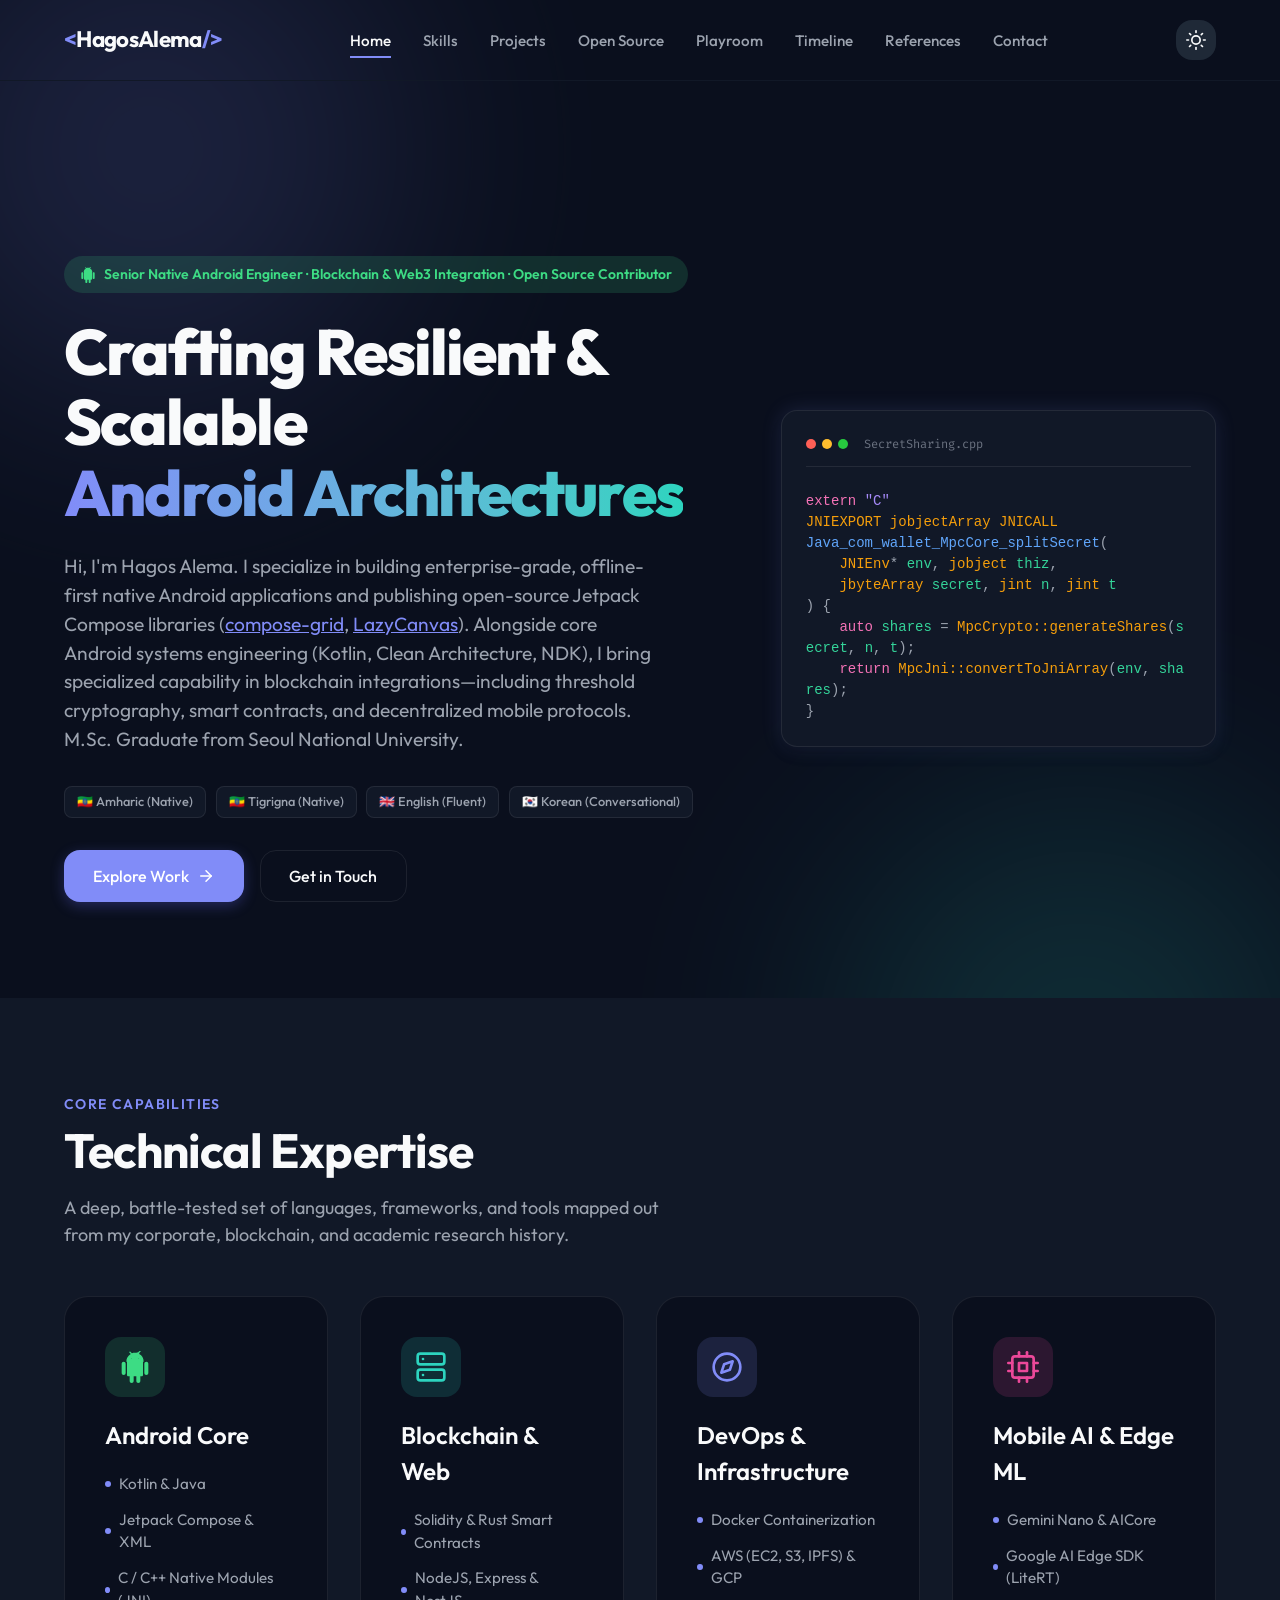
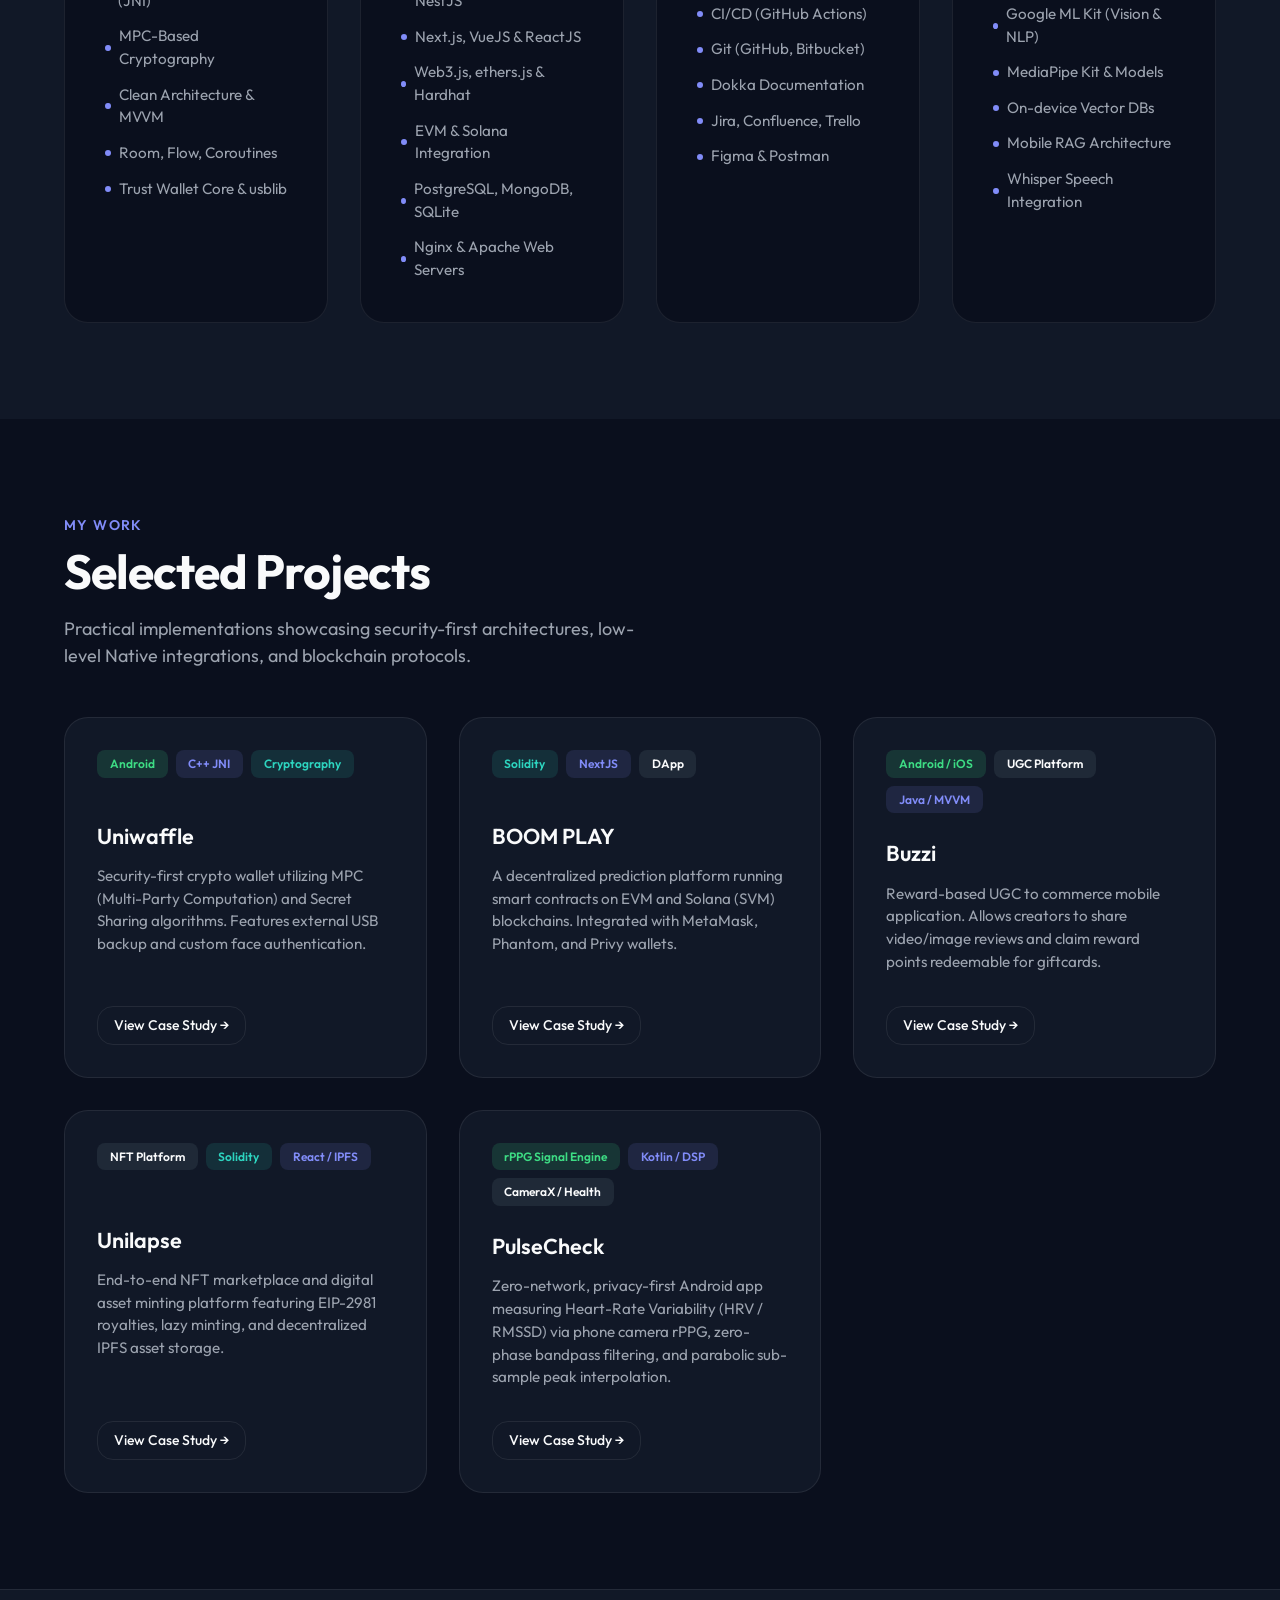
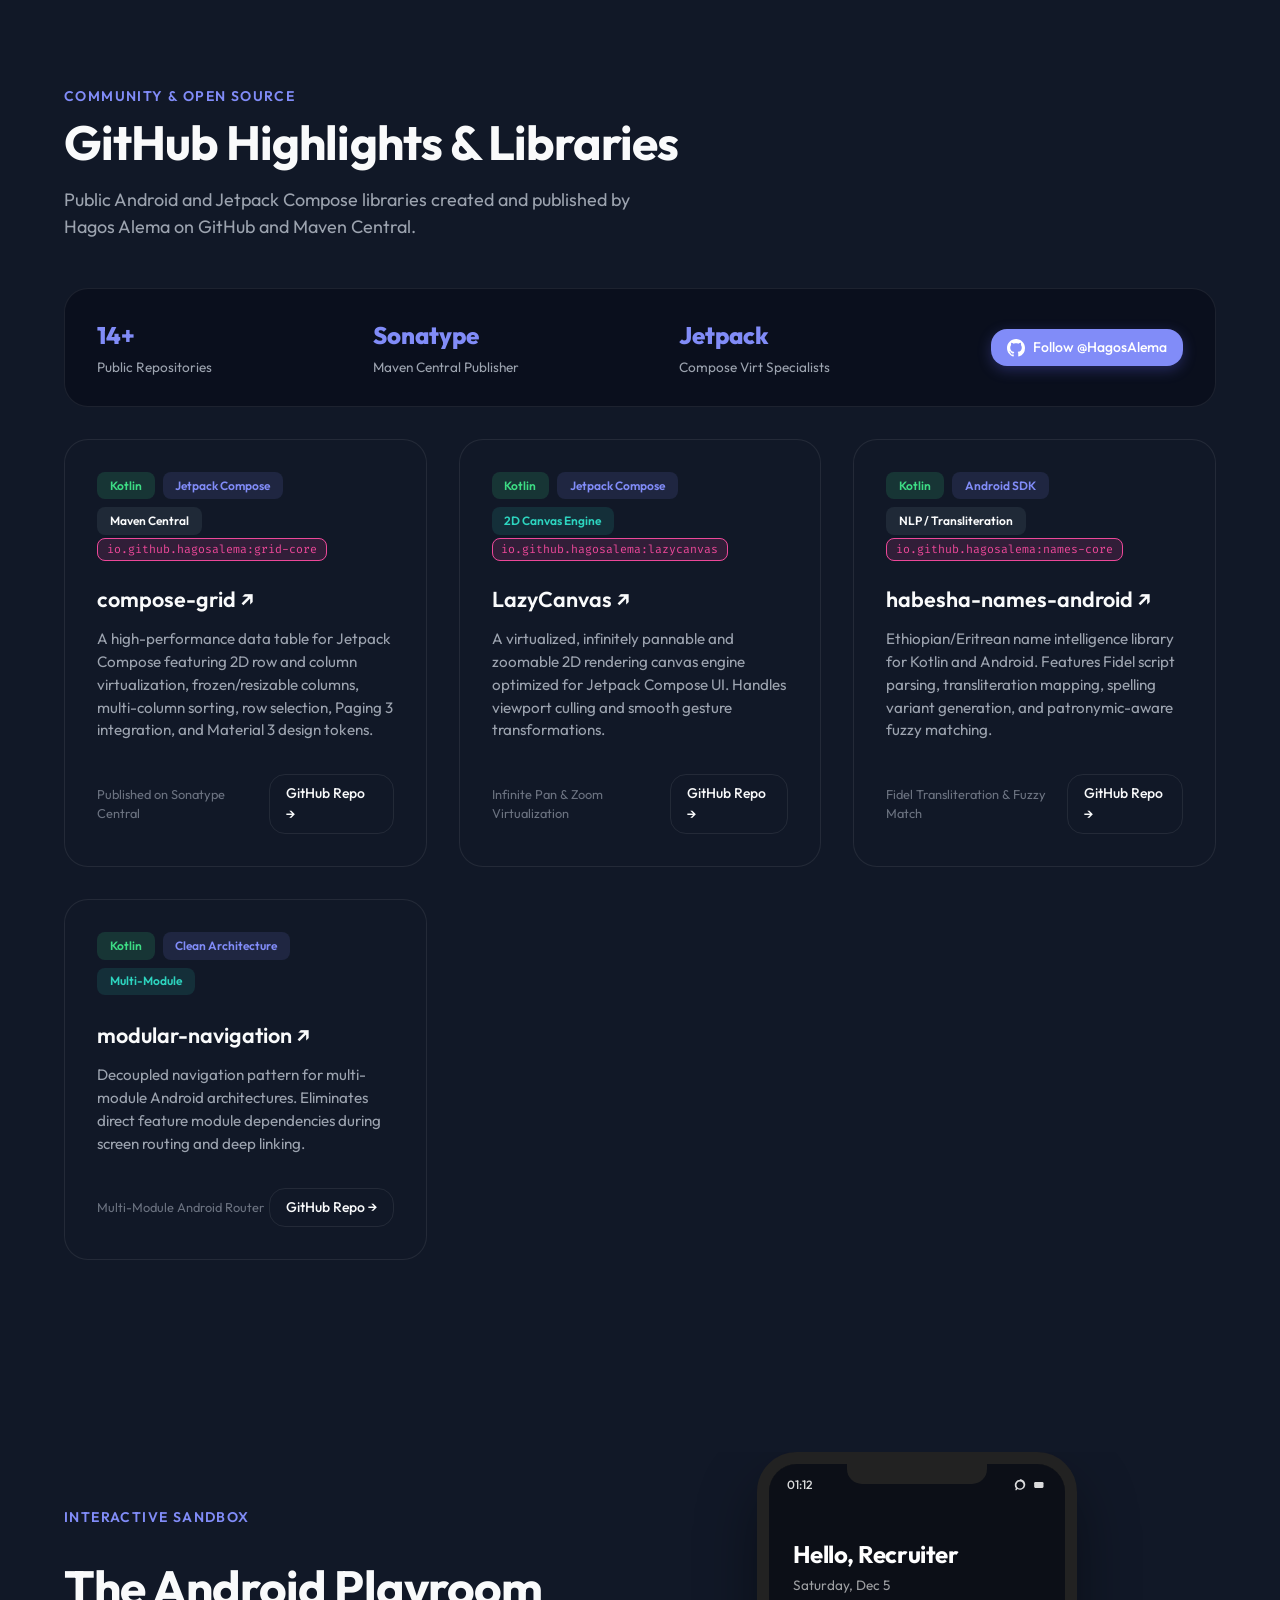
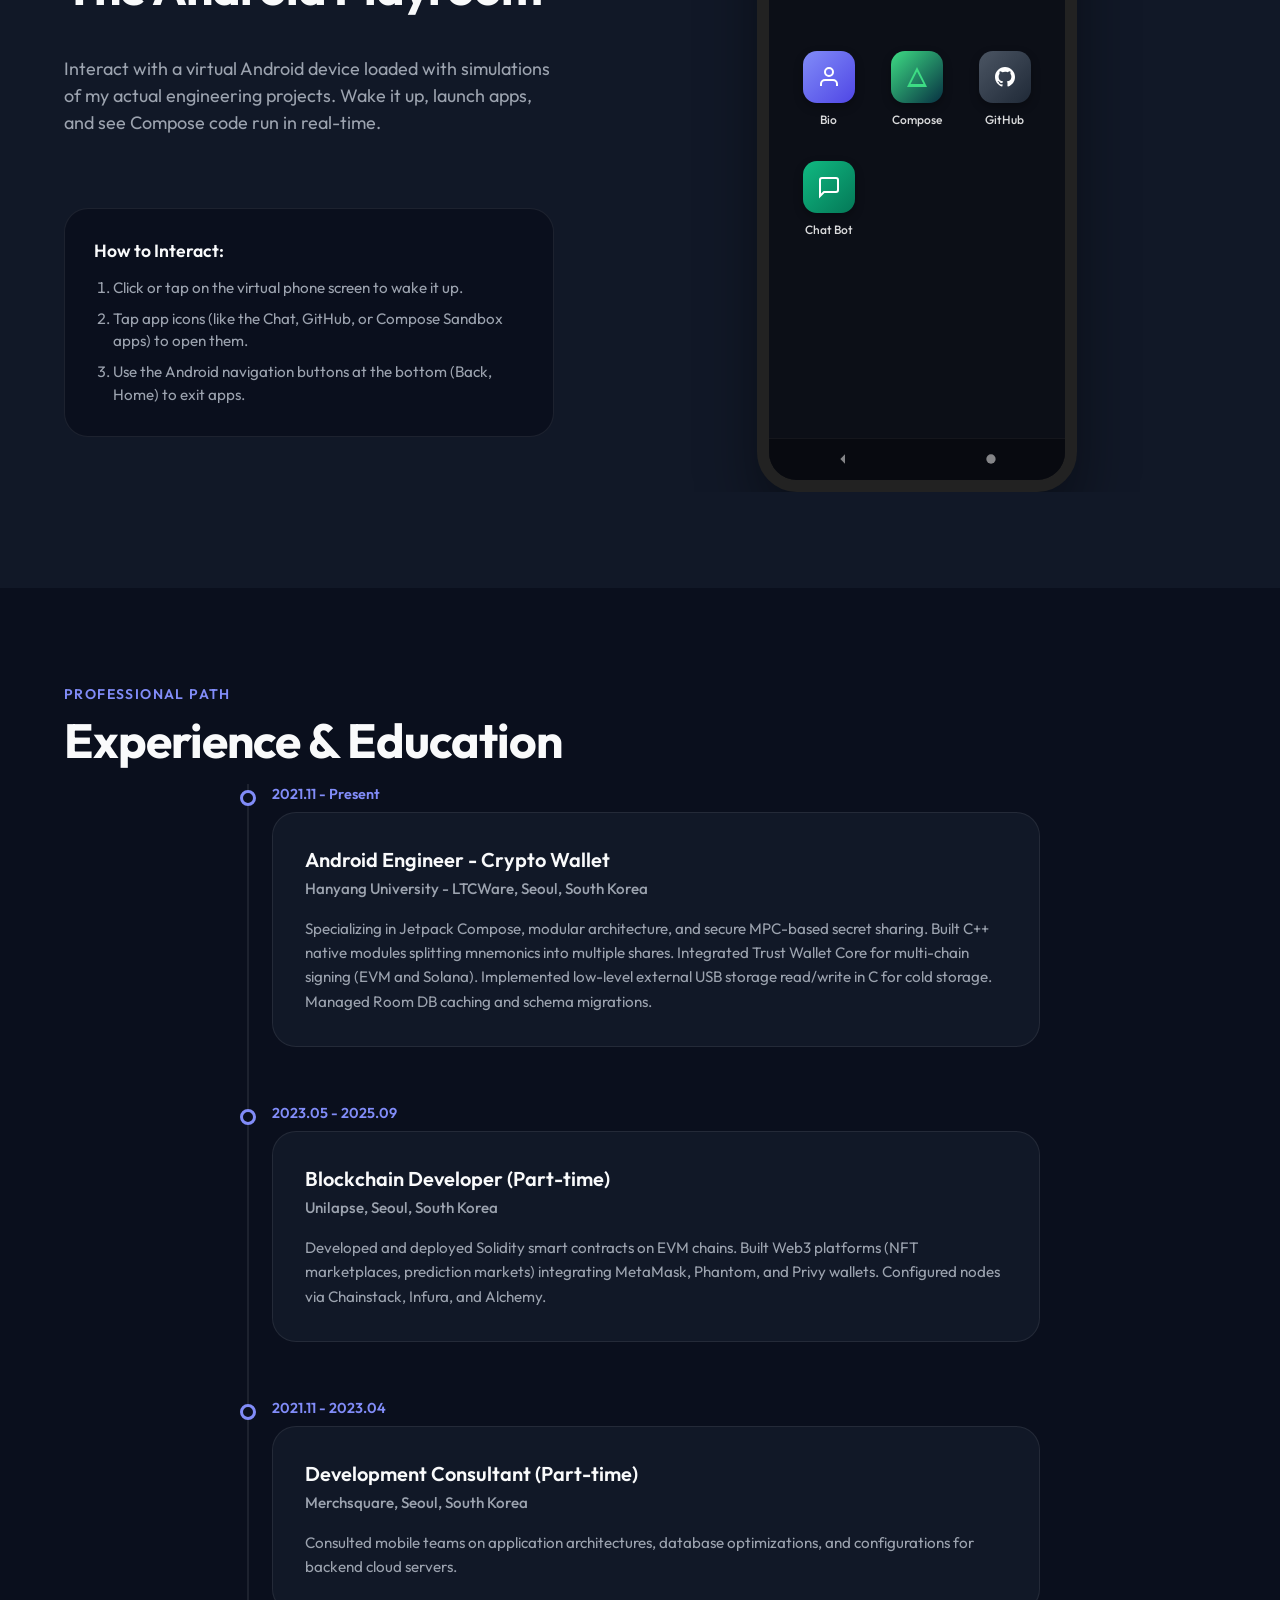
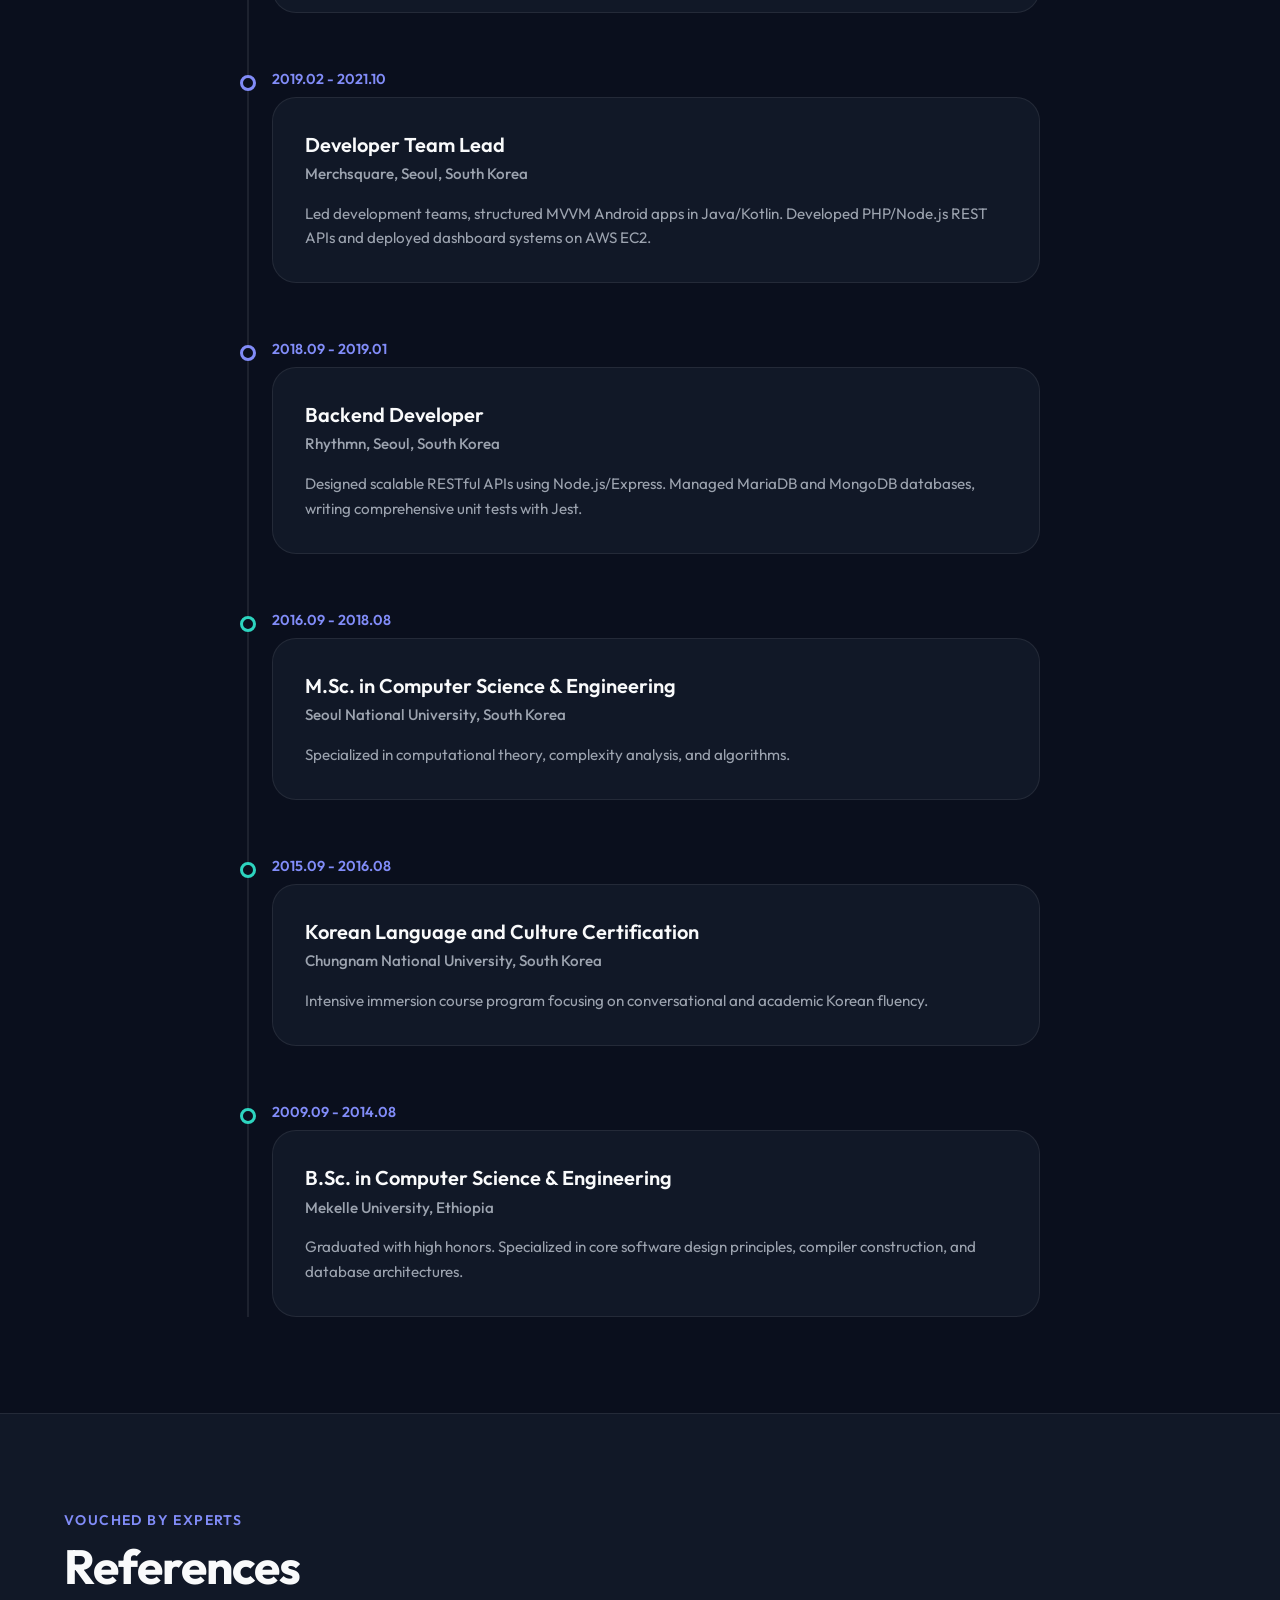
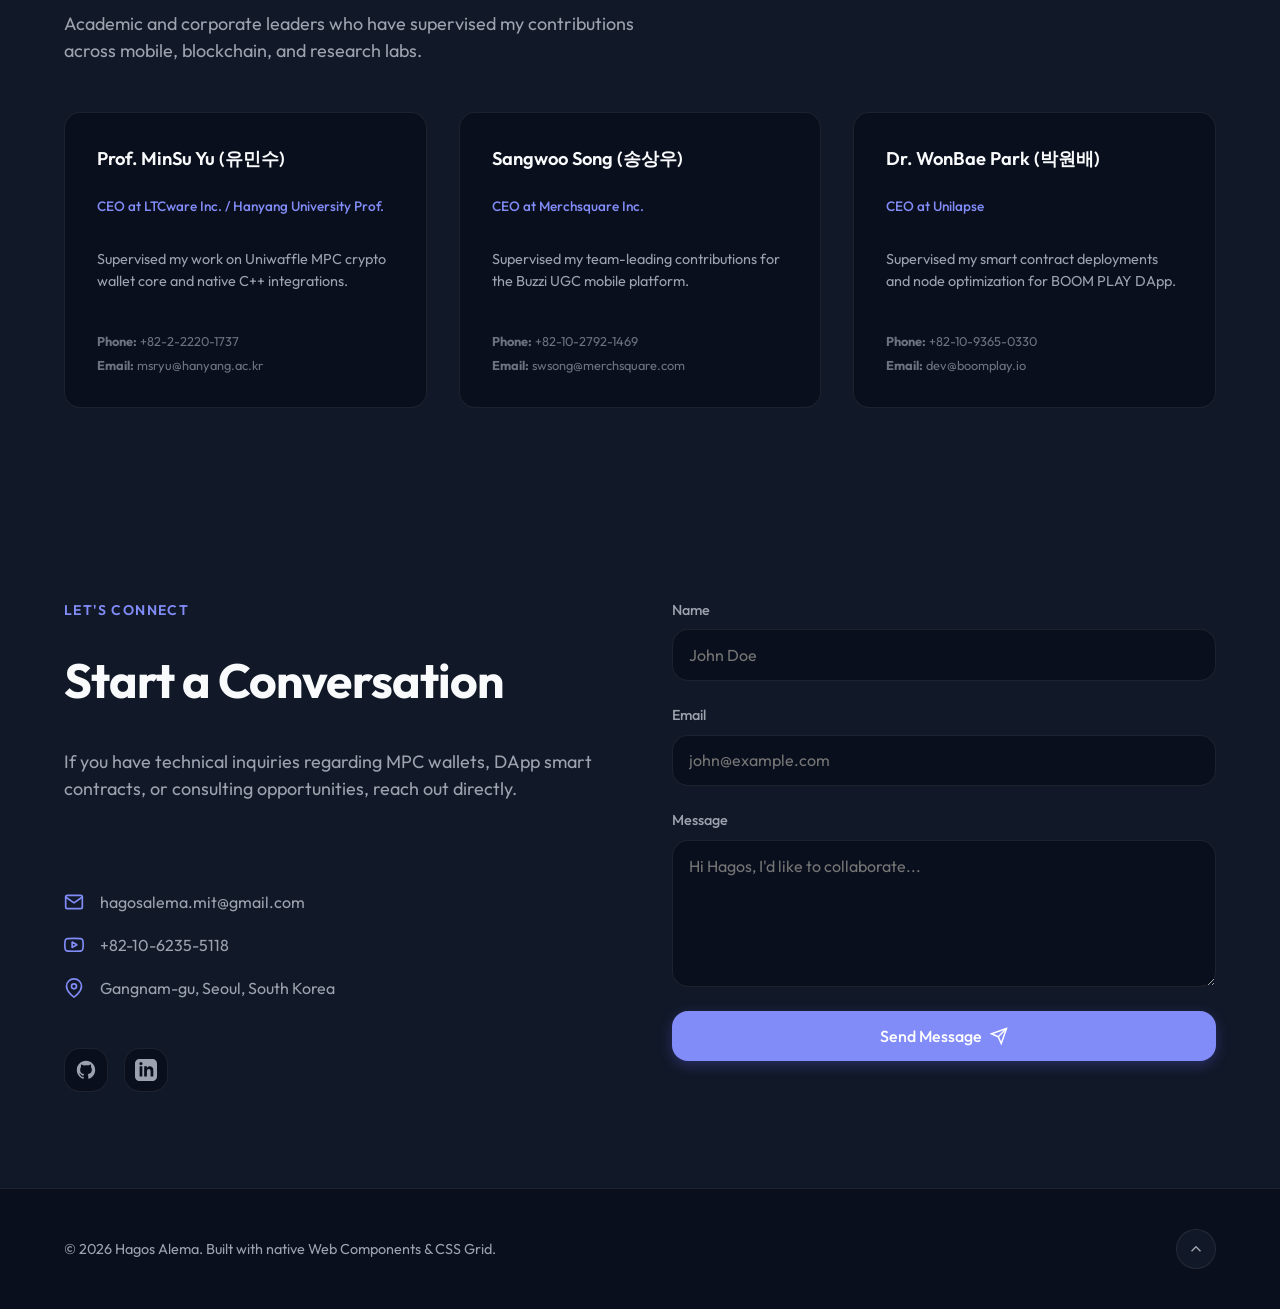
<file: index.html>
<!DOCTYPE html>
<html lang="en">
<head>
  <meta charset="UTF-8">
  <meta name="viewport" content="width=device-width, initial-scale=1.0">
  <title>Hagos Alema | Android Specialist & Blockchain Developer</title>
  <meta name="description" content="Portfolio of Hagos Alema, a Senior Android Engineer & Blockchain Developer specializing in Jetpack Compose, Kotlin, secure MPC crypto wallets, and decentralized applications (DApps).">
  <meta name="keywords" content="Hagos Alema, Android Engineer, Kotlin, Jetpack Compose, Crypto Wallet, MPC, Secret Sharing, Blockchain Developer, Solidity, Seoul National University">
  
  <!-- Open Graph -->
  <meta property="og:title" content="Hagos Alema | Android Specialist & Blockchain Developer">
  <meta property="og:description" content="Discover premium Android architectures, secure MPC wallets, and full-stack DApps. SNU M.Sc graduate with 6+ years of experience.">
  <meta property="og:type" content="website">
  <meta property="og:url" content="https://hagosalema.dev">
  
  <!-- Fonts -->
  <link rel="preconnect" href="https://fonts.googleapis.com">
  <link rel="preconnect" href="https://fonts.gstatic.com" crossorigin>
  <link href="https://fonts.googleapis.com/css2?family=Fira+Code:wght@400;500&family=Outfit:wght@300;400;500;600;700;800&display=swap" rel="stylesheet">
  
  <!-- Stylesheets -->
  <link rel="stylesheet" href="styles/main.css">
</head>
<body>

  <!-- Background Glows -->
  <div class="glow-bg glow-bg-1" aria-hidden="true"></div>
  <div class="glow-bg glow-bg-2" aria-hidden="true"></div>

  <!-- Header & Navigation -->
  <header class="site-header" id="site-header">
    <div class="header-container">
      <a href="#hero" class="logo" aria-label="Hagos Alema Home">
        <span class="logo-accent">&lt;</span>Hagos<span class="logo-last"> Alema</span><span class="logo-accent">/&gt;</span>
      </a>
      <nav class="main-nav" aria-label="Primary Navigation">
        <ul class="nav-list">
          <li><a href="#hero" class="nav-link active">Home</a></li>
          <li><a href="#skills" class="nav-link">Skills</a></li>
          <li><a href="#projects" class="nav-link">Projects</a></li>
          <li><a href="#open-source" class="nav-link">Open Source</a></li>
          <li><a href="#playroom" class="nav-link">Playroom</a></li>
          <li><a href="#timeline" class="nav-link">Timeline</a></li>
          <li><a href="#references" class="nav-link">References</a></li>
          <li><a href="#contact" class="nav-link">Contact</a></li>
        </ul>
      </nav>
      <div class="header-actions">
        <button id="theme-toggle" class="theme-toggle-btn" aria-label="Toggle dark/light theme">
          <svg class="sun-icon" viewBox="0 0 24 24" width="20" height="20" stroke="currentColor" stroke-width="2" fill="none" stroke-linecap="round" stroke-linejoin="round">
            <circle cx="12" cy="12" r="5"></circle>
            <line x1="12" y1="1" x2="12" y2="3"></line>
            <line x1="12" y1="21" x2="12" y2="23"></line>
            <line x1="4.22" y1="4.22" x2="5.64" y2="5.64"></line>
            <line x1="18.36" y1="18.36" x2="19.78" y2="19.78"></line>
            <line x1="1" y1="12" x2="3" y2="12"></line>
            <line x1="21" y1="12" x2="23" y2="12"></line>
            <line x1="4.22" y1="19.78" x2="5.64" y2="18.36"></line>
            <line x1="18.36" y1="5.64" x2="19.78" y2="4.22"></line>
          </svg>
          <svg class="moon-icon" viewBox="0 0 24 24" width="20" height="20" stroke="currentColor" stroke-width="2" fill="none" stroke-linecap="round" stroke-linejoin="round">
            <path d="M21 12.79A9 9 0 1 1 11.21 3 7 7 0 0 0 21 12.79z"></path>
          </svg>
        </button>
        <button class="mobile-nav-toggle" id="mobile-nav-toggle" aria-expanded="false" aria-controls="mobile-nav" aria-label="Toggle navigation menu">
          <span></span>
          <span></span>
          <span></span>
        </button>
      </div>

    </div>
  </header>

  <!-- Mobile Navigation Drawer -->
  <div class="mobile-nav-drawer" id="mobile-nav" aria-hidden="true">
    <nav aria-label="Mobile Navigation">
      <ul class="mobile-nav-list">
        <li><a href="#hero" class="mobile-nav-link">Home</a></li>
        <li><a href="#skills" class="mobile-nav-link">Skills</a></li>
        <li><a href="#projects" class="mobile-nav-link">Projects</a></li>
        <li><a href="#open-source" class="mobile-nav-link">Open Source</a></li>
        <li><a href="#playroom" class="mobile-nav-link">Playroom</a></li>
        <li><a href="#timeline" class="mobile-nav-link">Timeline</a></li>
        <li><a href="#references" class="mobile-nav-link">References</a></li>
        <li><a href="#contact" class="mobile-nav-link">Contact</a></li>
      </ul>
    </nav>
  </div>

  <main>
    <!-- Hero Section -->
    <section id="hero" class="hero-section">
      <div class="section-container hero-grid">
        <div class="hero-content">
          <div class="badge-android">
            <svg class="badge-android-icon" viewBox="0 0 24 24" width="16" height="16" fill="currentColor">
              <path d="M6 18c0 .55.45 1 1 1h1v3.5c0 .83.67 1.5 1.5 1.5s1.5-.67 1.5-1.5V19h2v3.5c0 .83.67 1.5 1.5 1.5s1.5-.67 1.5-1.5V19h1c.55 0 1-.45 1-1V8H6v10zM3.5 8C2.67 8 2 8.67 2 9.5v7c0 .83.67 1.5 1.5 1.5s1.5-.67 1.5-1.5v-7C5 8.67 4.33 8 3.5 8zm17 0c-.83 0-1.5.67-1.5 1.5v7c0 .83.67 1.5 1.5 1.5s1.5-.67 1.5-1.5v-7c0-.83-.67-1.5-1.5-1.5zM12 2.25c-2.45 0-4.52 1.48-5.4 3.57h10.8c-.88-2.09-2.95-3.57-5.4-3.57zm3.17-.67l.95-.95a.495.495 0 0 0 0-.7.495.495 0 0 0-.7 0l-1.07 1.07C13.56 1.37 12.8 1.25 12 1.25s-1.56.12-2.35.35L8.58.53a.495.495 0 0 0-.7 0 .495.495 0 0 0 0 .7l.95.95C6.73 3.32 5.5 5.51 5.5 8h13c0-2.49-1.23-4.68-3.33-5.75zM9.5 6a.75.75 0 1 1 0-1.5.75.75 0 0 1 0 1.5zm5 0a.75.75 0 1 1 0-1.5.75.75 0 0 1 0 1.5z"/>
            </svg>
            <span>Senior Native Android Engineer · Blockchain &amp; Web3 Integration · Open Source Contributor</span>
          </div>
          <h1 class="hero-title">
            Crafting Resilient &amp; Scalable <br>
            <span class="gradient-text">Android Architectures</span>
          </h1>
          <p class="hero-description">
            Hi, I'm Hagos Alema. I specialize in building enterprise-grade, offline-first native Android applications and publishing open-source Jetpack Compose libraries (<a href="#open-source" style="color: var(--accent-purple); text-decoration: underline;">compose-grid</a>, <a href="#open-source" style="color: var(--accent-purple); text-decoration: underline;">LazyCanvas</a>). Alongside core Android systems engineering (Kotlin, Clean Architecture, NDK), I bring specialized capability in blockchain integrations—including threshold cryptography, smart contracts, and decentralized mobile protocols. M.Sc. Graduate from Seoul National University.
          </p>
          
          <!-- Spoken Languages Mini-Badges -->
          <div class="languages-bar">
            <span class="lang-tag">🇪🇹 Amharic (Native)</span>
            <span class="lang-tag">🇪🇹 Tigrigna (Native)</span>
            <span class="lang-tag">🇬🇧 English (Fluent)</span>
            <span class="lang-tag">🇰🇷 Korean (Conversational)</span>
          </div>

          <div class="hero-actions">
            <a href="#projects" class="btn btn-primary">
              Explore Work
              <svg viewBox="0 0 24 24" width="18" height="18" stroke="currentColor" stroke-width="2" fill="none" stroke-linecap="round" stroke-linejoin="round">
                <line x1="5" y1="12" x2="19" y2="12"></line>
                <polyline points="12 5 19 12 12 19"></polyline>
              </svg>
            </a>
            <a href="#contact" class="btn btn-outline">Get in Touch</a>
          </div>
        </div>
        
        <div class="hero-visual" aria-hidden="true">
          <div class="hero-mock-code" style="max-width: 480px;">
            <div class="code-header">
              <span class="dot red"></span>
              <span class="dot yellow"></span>
              <span class="dot green"></span>
              <span class="file-name">SecretSharing.cpp</span>
            </div>
            <pre class="code-body"><code><span class="k">extern</span> <span class="n">"C"</span>
<span class="t">JNIEXPORT</span> <span class="t">jobjectArray</span> <span class="t">JNICALL</span>
<span class="nc">Java_com_wallet_MpcCore_splitSecret</span><span class="p">(</span>
    <span class="t">JNIEnv</span>* <span class="py">env</span>, <span class="t">jobject</span> <span class="py">thiz</span>,
    <span class="t">jbyteArray</span> <span class="py">secret</span>, <span class="t">jint</span> <span class="py">n</span>, <span class="t">jint</span> <span class="py">t</span>
<span class="p">) {</span>
    <span class="k">auto</span> <span class="py">shares</span> = <span class="t">MpcCrypto::generateShares</span><span class="p">(</span><span class="py">secret</span>, <span class="py">n</span>, <span class="py">t</span><span class="p">);</span>
    <span class="k">return</span> <span class="t">MpcJni::convertToJniArray</span><span class="p">(</span><span class="py">env</span>, <span class="py">shares</span><span class="p">);</span>
<span class="p">}</span></code></pre>
          </div>
        </div>
      </div>
    </section>

    <!-- Skills Section -->
    <section id="skills" class="skills-section">
      <div class="section-container">
        <h2 class="section-subtitle">Core Capabilities</h2>
        <h3 class="section-title">Technical Expertise</h3>
        <p class="section-desc">A deep, battle-tested set of languages, frameworks, and tools mapped out from my corporate, blockchain, and academic research history.</p>
        
        <div class="skills-grid grid-4-cols">
          <!-- Card 1: Android Core -->
          <div class="skills-card card-glow-android">
            <div class="skills-card-icon android-color">
              <svg viewBox="0 0 24 24" width="32" height="32" fill="currentColor">
                <path d="M6 18c0 .55.45 1 1 1h1v3.5c0 .83.67 1.5 1.5 1.5s1.5-.67 1.5-1.5V19h2v3.5c0 .83.67 1.5 1.5 1.5s1.5-.67 1.5-1.5V19h1c.55 0 1-.45 1-1V8H6v10zM3.5 8C2.67 8 2 8.67 2 9.5v7c0 .83.67 1.5 1.5 1.5s1.5-.67 1.5-1.5v-7C5 8.67 4.33 8 3.5 8zm17 0c-.83 0-1.5.67-1.5 1.5v7c0 .83.67 1.5 1.5 1.5s1.5-.67 1.5-1.5v-7c0-.83-.67-1.5-1.5-1.5zM12 2.25c-2.45 0-4.52 1.48-5.4 3.57h10.8c-.88-2.09-2.95-3.57-5.4-3.57zm3.17-.67l.95-.95a.495.495 0 0 0 0-.7.495.495 0 0 0-.7 0l-1.07 1.07C13.56 1.37 12.8 1.25 12 1.25s-1.56.12-2.35.35L8.58.53a.495.495 0 0 0-.7 0 .495.495 0 0 0 0 .7l.95.95C6.73 3.32 5.5 5.51 5.5 8h13c0-2.49-1.23-4.68-3.33-5.75zM9.5 6a.75.75 0 1 1 0-1.5.75.75 0 0 1 0 1.5zm5 0a.75.75 0 1 1 0-1.5.75.75 0 0 1 0 1.5z"/>
              </svg>
            </div>
            <h4>Android Core</h4>
            <ul class="skills-list">
              <li>Kotlin & Java</li>
              <li>Jetpack Compose & XML</li>
              <li>C / C++ Native Modules (JNI)</li>
              <li>MPC-Based Cryptography</li>
              <li>Clean Architecture & MVVM</li>
              <li>Room, Flow, Coroutines</li>
              <li>Trust Wallet Core & usblib</li>
            </ul>
          </div>

          <!-- Card 2: Blockchain & Full Stack -->
          <div class="skills-card card-glow-backend">
            <div class="skills-card-icon backend-color">
              <svg viewBox="0 0 24 24" width="32" height="32" stroke="currentColor" stroke-width="2" fill="none" stroke-linecap="round" stroke-linejoin="round">
                <rect x="2" y="2" width="20" height="8" rx="2" ry="2"></rect>
                <rect x="2" y="14" width="20" height="8" rx="2" ry="2"></rect>
                <line x1="6" y1="6" x2="6.01" y2="6"></line>
                <line x1="6" y1="18" x2="6.01" y2="18"></line>
              </svg>
            </div>
            <h4>Blockchain & Web</h4>
            <ul class="skills-list">
              <li>Solidity & Rust Smart Contracts</li>
              <li>NodeJS, Express & NestJS</li>
              <li>Next.js, VueJS & ReactJS</li>
              <li>Web3.js, ethers.js & Hardhat</li>
              <li>EVM & Solana Integration</li>
              <li>PostgreSQL, MongoDB, SQLite</li>
              <li>Nginx & Apache Web Servers</li>
            </ul>
          </div>

          <!-- Card 3: DevOps & Tools -->
          <div class="skills-card card-glow-devops">
            <div class="skills-card-icon devops-color">
              <svg viewBox="0 0 24 24" width="32" height="32" stroke="currentColor" stroke-width="2" fill="none" stroke-linecap="round" stroke-linejoin="round">
                <circle cx="12" cy="12" r="10"></circle>
                <polygon points="16.24 7.76 14.12 14.12 7.76 16.24 9.88 9.88 16.24 7.76"></polygon>
              </svg>
            </div>
            <h4>DevOps & Infrastructure</h4>
            <ul class="skills-list">
              <li>Docker Containerization</li>
              <li>AWS (EC2, S3, IPFS) & GCP</li>
              <li>CI/CD (GitHub Actions)</li>
              <li>Git (GitHub, Bitbucket)</li>
              <li>Dokka Documentation</li>
              <li>Jira, Confluence, Trello</li>
              <li>Figma & Postman</li>
            </ul>
          </div>

          <!-- Card 4: Mobile AI & Edge ML -->
          <div class="skills-card card-glow-ai">
            <div class="skills-card-icon ai-color">
              <svg viewBox="0 0 24 24" width="32" height="32" stroke="currentColor" stroke-width="2" fill="none" stroke-linecap="round" stroke-linejoin="round">
                <rect x="4" y="4" width="16" height="16" rx="2"></rect>
                <rect x="9" y="9" width="6" height="6"></rect>
                <line x1="9" y1="1" x2="9" y2="4"></line>
                <line x1="15" y1="1" x2="15" y2="4"></line>
                <line x1="9" y1="20" x2="9" y2="23"></line>
                <line x1="15" y1="20" x2="15" y2="23"></line>
                <line x1="20" y1="9" x2="23" y2="9"></line>
                <line x1="20" y1="15" x2="23" y2="15"></line>
                <line x1="1" y1="9" x2="4" y2="9"></line>
                <line x1="1" y1="15" x2="4" y2="15"></line>
              </svg>
            </div>
            <h4>Mobile AI & Edge ML</h4>
            <ul class="skills-list">
              <li>Gemini Nano & AICore</li>
              <li>Google AI Edge SDK (LiteRT)</li>
              <li>Google ML Kit (Vision & NLP)</li>
              <li>MediaPipe Kit & Models</li>
              <li>On-device Vector DBs</li>
              <li>Mobile RAG Architecture</li>
              <li>Whisper Speech Integration</li>
            </ul>
          </div>
        </div>
      </div>
    </section>

    <!-- Projects Section -->
    <section id="projects" class="projects-section">
      <div class="section-container">
        <h2 class="section-subtitle">My Work</h2>
        <h3 class="section-title">Selected Projects</h3>
        <p class="section-desc">Practical implementations showcasing security-first architectures, low-level Native integrations, and blockchain protocols.</p>
        
        <div class="projects-grid">
          <!-- Project 1 -->
          <article class="project-card" data-project-id="p1">
            <div class="project-header">
              <div class="project-tags">
                <span class="tag tag-android">Android</span>
                <span class="tag tag-tech">C++ JNI</span>
                <span class="tag tag-backend">Cryptography</span>
              </div>
            </div>
            <div class="project-body">
              <h4 class="project-title">Uniwaffle</h4>
              <p class="project-text">Security-first crypto wallet utilizing MPC (Multi-Party Computation) and Secret Sharing algorithms. Features external USB backup and custom face authentication.</p>
            </div>
            <div class="project-footer">
              <a href="projects/uniwaffle.html" class="btn btn-sm btn-outline">View Case Study &rarr;</a>
            </div>
          </article>

          <!-- Project 2 -->
          <article class="project-card" data-project-id="p2">
            <div class="project-header">
              <div class="project-tags">
                <span class="tag tag-backend">Solidity</span>
                <span class="tag tag-tech">NextJS</span>
                <span class="tag tag-lib">DApp</span>
              </div>
            </div>
            <div class="project-body">
              <h4 class="project-title">BOOM PLAY</h4>
              <p class="project-text">A decentralized prediction platform running smart contracts on EVM and Solana (SVM) blockchains. Integrated with MetaMask, Phantom, and Privy wallets.</p>
            </div>
            <div class="project-footer">
              <a href="projects/boomplay.html" class="btn btn-sm btn-outline">View Case Study &rarr;</a>
            </div>
          </article>

          <!-- Project 3 -->
          <article class="project-card" data-project-id="p3">
            <div class="project-header">
              <div class="project-tags">
                <span class="tag tag-android">Android / iOS</span>
                <span class="tag tag-lib">UGC Platform</span>
                <span class="tag tag-tech">Java / MVVM</span>
              </div>
            </div>
            <div class="project-body">
              <h4 class="project-title">Buzzi</h4>
              <p class="project-text">Reward-based UGC to commerce mobile application. Allows creators to share video/image reviews and claim reward points redeemable for giftcards.</p>
            </div>
            <div class="project-footer">
              <a href="projects/buzzi.html" class="btn btn-sm btn-outline">View Case Study &rarr;</a>
            </div>
          </article>

          <!-- Project 4 -->
          <article class="project-card" data-project-id="p4">
            <div class="project-header">
              <div class="project-tags">
                <span class="tag tag-lib">NFT Platform</span>
                <span class="tag tag-backend">Solidity</span>
                <span class="tag tag-tech">React / IPFS</span>
              </div>
            </div>
            <div class="project-body">
              <h4 class="project-title">Unilapse</h4>
              <p class="project-text">End-to-end NFT marketplace and digital asset minting platform featuring EIP-2981 royalties, lazy minting, and decentralized IPFS asset storage.</p>
            </div>
            <div class="project-footer">
              <a href="projects/unilapse.html" class="btn btn-sm btn-outline">View Case Study &rarr;</a>
            </div>
          </article>

          <!-- Project 5 -->
          <article class="project-card" data-project-id="p5">
            <div class="project-header">
              <div class="project-tags">
                <span class="tag tag-android">rPPG Signal Engine</span>
                <span class="tag tag-tech">Kotlin / DSP</span>
                <span class="tag tag-lib">CameraX / Health</span>
              </div>
            </div>
            <div class="project-body">
              <h4 class="project-title">PulseCheck</h4>
              <p class="project-text">Zero-network, privacy-first Android app measuring Heart-Rate Variability (HRV / RMSSD) via phone camera rPPG, zero-phase bandpass filtering, and parabolic sub-sample peak interpolation.</p>
            </div>
            <div class="project-footer">
              <a href="projects/pulsecheck.html" class="btn btn-sm btn-outline">View Case Study &rarr;</a>
            </div>
          </article>
        </div>
      </div>
    </section>

    <!-- Open Source & GitHub Showcase -->
    <section id="open-source" class="opensource-section">
      <div class="section-container">
        <h2 class="section-subtitle">Community & Open Source</h2>
        <h3 class="section-title">GitHub Highlights & Libraries</h3>
        <p class="section-desc">Public Android and Jetpack Compose libraries created and published by Hagos Alema on GitHub and Maven Central.</p>

        <!-- GitHub Stats Banner -->
        <div class="github-stats-banner">
          <div class="github-stat-item">
            <span class="stat-number">14+</span>
            <span class="stat-label">Public Repositories</span>
          </div>
          <div class="github-stat-item">
            <span class="stat-number">Sonatype</span>
            <span class="stat-label">Maven Central Publisher</span>
          </div>
          <div class="github-stat-item">
            <span class="stat-number">Jetpack</span>
            <span class="stat-label">Compose Virt Specialists</span>
          </div>
          <div class="github-stat-item">
            <a href="https://github.com/HagosAlema" target="_blank" rel="noopener" class="btn btn-primary btn-sm">
              <svg viewBox="0 0 24 24" width="18" height="18" fill="currentColor">
                <path d="M12 0C5.37 0 0 5.37 0 12c0 5.31 3.435 9.795 8.205 11.385.6.105.825-.255.825-.57 0-.285-.015-1.23-.015-2.235-3.015.555-3.795-.735-4.035-1.41-.135-.345-.72-1.41-1.23-1.695-.42-.225-1.02-.78-.015-.795.945-.015 1.62.87 1.845 1.23 1.08 1.815 2.805 1.305 3.495.99.105-.78.42-1.305.765-1.605-2.67-.3-5.46-1.335-5.46-5.925 0-1.305.465-2.385 1.23-3.225-.12-.3-.54-1.53.12-3.18 0 0 1.005-.315 3.3 1.23.96-.27 1.98-.405 3-.405s2.04.135 3 .405c2.295-1.56 3.3-1.23 3.3-1.23.66 1.65.24 2.88.12 3.18.765.84 1.23 1.905 1.23 3.225 0 4.605-2.805 5.625-5.475 5.925.435.375.81 1.095.81 2.22 0 1.605-.015 2.895-.015 3.3 0 .315.225.69.825.57A12.02 12.02 0 0024 12c0-6.63-5.37-12-12-12z"/>
              </svg>
              Follow @HagosAlema
            </a>
          </div>
        </div>

        <!-- Open Source Repos Grid -->
        <div class="projects-grid grid-2-cols" style="margin-top: 2rem;">
          <!-- Repo 1: compose-grid -->
          <article class="project-card opensource-card">
            <div class="project-header">
              <div class="project-tags">
                <span class="tag tag-android">Kotlin</span>
                <span class="tag tag-tech">Jetpack Compose</span>
                <span class="tag tag-lib">Maven Central</span>
              </div>
              <span class="maven-badge">io.github.hagosalema:grid-core</span>
            </div>
            <div class="project-body">
              <h4 class="project-title">
                <a href="https://github.com/HagosAlema/compose-grid" target="_blank" rel="noopener">compose-grid ↗</a>
              </h4>
              <p class="project-text">
                A high-performance data table for Jetpack Compose featuring 2D row and column virtualization, frozen/resizable columns, multi-column sorting, row selection, Paging 3 integration, and Material 3 design tokens.
              </p>
            </div>
            <div class="project-footer" style="display: flex; justify-content: space-between; align-items: center;">
              <span class="repo-meta">Published on Sonatype Central</span>
              <a href="https://github.com/HagosAlema/compose-grid" target="_blank" rel="noopener" class="btn btn-sm btn-outline">
                GitHub Repo &rarr;
              </a>
            </div>
          </article>

          <!-- Repo 2: LazyCanvas -->
          <article class="project-card opensource-card">
            <div class="project-header">
              <div class="project-tags">
                <span class="tag tag-android">Kotlin</span>
                <span class="tag tag-tech">Jetpack Compose</span>
                <span class="tag tag-backend">2D Canvas Engine</span>
              </div>
              <span class="maven-badge">io.github.hagosalema:lazycanvas</span>
            </div>
            <div class="project-body">
              <h4 class="project-title">
                <a href="https://github.com/HagosAlema/LazyCanvas" target="_blank" rel="noopener">LazyCanvas ↗</a>
              </h4>
              <p class="project-text">
                A virtualized, infinitely pannable and zoomable 2D rendering canvas engine optimized for Jetpack Compose UI. Handles viewport culling and smooth gesture transformations.
              </p>
            </div>
            <div class="project-footer" style="display: flex; justify-content: space-between; align-items: center;">
              <span class="repo-meta">Infinite Pan & Zoom Virtualization</span>
              <a href="https://github.com/HagosAlema/LazyCanvas" target="_blank" rel="noopener" class="btn btn-sm btn-outline">
                GitHub Repo &rarr;
              </a>
            </div>
          </article>

          <!-- Repo 3: habesha-names-android -->
          <article class="project-card opensource-card">
            <div class="project-header">
              <div class="project-tags">
                <span class="tag tag-android">Kotlin</span>
                <span class="tag tag-tech">Android SDK</span>
                <span class="tag tag-lib">NLP / Transliteration</span>
              </div>
              <span class="maven-badge">io.github.hagosalema:names-core</span>
            </div>
            <div class="project-body">
              <h4 class="project-title">
                <a href="https://github.com/HagosAlema/habesha-names-android" target="_blank" rel="noopener">habesha-names-android ↗</a>
              </h4>
              <p class="project-text">
                Ethiopian/Eritrean name intelligence library for Kotlin and Android. Features Fidel script parsing, transliteration mapping, spelling variant generation, and patronymic-aware fuzzy matching.
              </p>
            </div>
            <div class="project-footer" style="display: flex; justify-content: space-between; align-items: center;">
              <span class="repo-meta">Fidel Transliteration & Fuzzy Match</span>
              <a href="https://github.com/HagosAlema/habesha-names-android" target="_blank" rel="noopener" class="btn btn-sm btn-outline">
                GitHub Repo &rarr;
              </a>
            </div>
          </article>

          <!-- Repo 4: modular-navigation -->
          <article class="project-card opensource-card">
            <div class="project-header">
              <div class="project-tags">
                <span class="tag tag-android">Kotlin</span>
                <span class="tag tag-tech">Clean Architecture</span>
                <span class="tag tag-backend">Multi-Module</span>
              </div>
            </div>
            <div class="project-body">
              <h4 class="project-title">
                <a href="https://github.com/HagosAlema/modular-navigation" target="_blank" rel="noopener">modular-navigation ↗</a>
              </h4>
              <p class="project-text">
                Decoupled navigation pattern for multi-module Android architectures. Eliminates direct feature module dependencies during screen routing and deep linking.
              </p>
            </div>
            <div class="project-footer" style="display: flex; justify-content: space-between; align-items: center;">
              <span class="repo-meta">Multi-Module Android Router</span>
              <a href="https://github.com/HagosAlema/modular-navigation" target="_blank" rel="noopener" class="btn btn-sm btn-outline">
                GitHub Repo &rarr;
              </a>
            </div>
          </article>
        </div>
      </div>
    </section>

    <!-- Playroom (Interactive Android Device Simulator) -->
    <section id="playroom" class="playroom-section">
      <div class="section-container playroom-grid">
        <div class="playroom-header-text">
          <h2 class="section-subtitle">Interactive Sandbox</h2>
          <h3 class="section-title">The Android Playroom</h3>
          <p class="section-desc">
            Interact with a virtual Android device loaded with simulations of my actual engineering projects. Wake it up, launch apps, and see Compose code run in real-time.
          </p>
          <div class="instructions-card">
            <h5>How to Interact:</h5>
            <ol>
              <li>Click or tap on the virtual phone screen to wake it up.</li>
              <li>Tap app icons (like the Chat, GitHub, or Compose Sandbox apps) to open them.</li>
              <li>Use the Android navigation buttons at the bottom (Back, Home) to exit apps.</li>
            </ol>
          </div>
        </div>

        <div class="playroom-simulator">
          <!-- Simulated Smartphone Container -->
          <div class="phone-frame">
            <div class="phone-notch"></div>
            
            <div class="phone-screen" id="phone-screen">
              <!-- Android Status Bar -->
              <div class="phone-status-bar">
                <span class="status-time" id="status-time">12:00</span>
                <div class="status-icons">
                  <svg viewBox="0 0 24 24" width="14" height="14" fill="currentColor">
                    <path d="M12 3c-4.97 0-9 4.03-9 9 0 2.12.74 4.07 1.97 5.61L4.35 19.4c-.39.39-.39 1.02 0 1.41.39.39 1.02.39 1.41 0l1.9-1.9C9.04 19.58 10.48 20 12 20c4.97 0 9-4.03 9-9s-4.03-9-9-9zm0 15c-3.31 0-6-2.69-6-6s2.69-6 6-6 6 2.69 6 6-2.69 6-6 6z"/>
                  </svg>
                  <svg viewBox="0 0 24 24" width="14" height="14" fill="currentColor">
                    <rect x="2" y="7" width="16" height="10" rx="2" ry="2"></rect>
                    <line x1="22" y1="11" x2="22" y2="13"></line>
                  </svg>
                </div>
              </div>

              <!-- Main Screen Content Window -->
              <div class="phone-window-container" id="phone-window">
                
                <!-- Home Screen (Active by default) -->
                <div class="phone-home-screen active" id="phone-home">
                  <div class="phone-hero">
                    <p class="phone-greeting">Hello, Recruiter</p>
                    <p class="phone-date" id="phone-date">Sunday, July 19</p>
                  </div>
                  
                  <div class="app-drawer-grid">
                    <!-- Bio App -->
                    <button class="app-icon-wrapper" data-app="bio" aria-label="Open Bio App">
                      <div class="app-icon app-icon-bio">
                        <svg viewBox="0 0 24 24" width="24" height="24" stroke="currentColor" stroke-width="2" fill="none">
                          <path d="M20 21v-2a4 4 0 0 0-4-4H8a4 4 0 0 0-4 4v2"></path>
                          <circle cx="12" cy="7" r="4"></circle>
                        </svg>
                      </div>
                      <span class="app-label">Bio</span>
                    </button>

                    <!-- Compose Sandbox -->
                    <button class="app-icon-wrapper" data-app="compose" aria-label="Open Compose Sandbox App">
                      <div class="app-icon app-icon-compose">
                        <svg viewBox="0 0 24 24" width="24" height="24" fill="currentColor">
                          <path d="M12 2L2 22h20L12 2zm0 4.5l6.5 12.5h-13L12 6.5z"/>
                        </svg>
                      </div>
                      <span class="app-label">Compose</span>
                    </button>

                    <!-- Github Simulator -->
                    <button class="app-icon-wrapper" data-app="github" aria-label="Open GitHub Commit App">
                      <div class="app-icon app-icon-github">
                        <svg viewBox="0 0 24 24" width="24" height="24" fill="currentColor">
                          <path d="M12 2C6.477 2 2 6.484 2 12.017c0 4.425 2.865 8.18 6.839 9.504.5.092.682-.217.682-.483 0-.237-.008-.868-.013-1.703-2.782.605-3.369-1.343-3.369-1.343-.454-1.158-1.11-1.466-1.11-1.466-.908-.62.069-.608.069-.608 1.003.07 1.531 1.032 1.531 1.032.892 1.53 2.341 1.088 2.91.832.092-.647.35-1.088.636-1.338-2.22-.253-4.555-1.113-4.555-4.951 0-1.093.39-1.988 1.029-2.688-.103-.253-.446-1.272.098-2.65 0 0 .84-.27 2.75 1.026A9.564 9.564 0 0112 6.844c.85.004 1.705.115 2.504.337 1.909-1.296 2.747-1.027 2.747-1.027.546 1.379.202 2.398.1 2.651.64.7 1.028 1.595 1.028 2.688 0 3.848-2.339 4.695-4.566 4.943.359.309.678.92.678 1.855 0 1.338-.012 2.419-.012 2.747 0 .268.18.58.688.482C19.138 20.197 22 16.44 22 12.017 22 6.484 17.522 2 12 2z"/>
                        </svg>
                      </div>
                      <span class="app-label">GitHub</span>
                    </button>

                    <!-- Recruiter Chat -->
                    <button class="app-icon-wrapper" data-app="chat" aria-label="Open Recruiter Chat App">
                      <div class="app-icon app-icon-chat">
                        <svg viewBox="0 0 24 24" width="24" height="24" stroke="currentColor" stroke-width="2" fill="none">
                          <path d="M21 15a2 2 0 0 1-2 2H7l-4 4V5a2 2 0 0 1 2-2h14a2 2 0 0 1 2 2z"></path>
                        </svg>
                      </div>
                      <span class="app-label">Chat Bot</span>
                    </button>
                  </div>
                </div>

                <!-- Bio App Window -->
                <div class="phone-app-window" id="app-bio">
                  <div class="app-header">
                    <span>Developer Profile</span>
                  </div>
                  <div class="app-body scrollable">
                    <div class="app-profile-header">
                      <div class="app-avatar-placeholder">HA</div>
                      <h5>Hagos Alema</h5>
                      <p>M.Sc. Computer Science (SNU)</p>
                    </div>
                    <div class="app-profile-info">
                      <h6>About Hagos</h6>
                      <p>I am an Android developer with 6+ years of experience delivering security-first blockchain applications and high-quality mobile products.</p>
                      <h6>Focus Areas</h6>
                      <ul>
                        <li>On-Device AI & Edge ML (Gemini, LiteRT)</li>
                        <li>Jetpack Compose UI/UX</li>
                        <li>Clean Architecture & Multi-module</li>
                        <li>Native JNI Development (C/C++)</li>
                        <li>Smart Contract Engineering</li>
                      </ul>
                      <h6>Expertise</h6>
                      <p>MPC cryptography, hardware integration (USB cold backup), reactive programming (Kotlin Flow, RxJava), and on-device ML (ML Kit, MediaPipe).</p>
                    </div>
                  </div>
                </div>

                <!-- Compose Sandbox Window -->
                <div class="phone-app-window" id="app-compose">
                  <div class="app-header">
                    <span>Compose Playground</span>
                  </div>
                  <div class="app-body">
                    <div class="compose-sandbox-container">
                      <p class="sandbox-instruction">Select a Compose layout template below to render it on the screen.</p>
                      
                      <div class="compose-options">
                        <button class="compose-option-btn active" data-template="button">Greeting Button</button>
                        <button class="compose-option-btn" data-template="profile">Profile Card</button>
                        <button class="compose-option-btn" data-template="counter">Interactive Counter</button>
                      </div>

                      <div class="sandbox-scroll-area">
                        <div class="code-editor-preview">
                          <h6>Kotlin / Compose Code:</h6>
                          <pre><code id="compose-code">@Composable
fun Greeting() {
    Button(onClick = { }) {
        Text("Hello Android!")
    }
}</code></pre>
                        </div>

                        <div class="compose-output-preview">
                          <h6>Simulated Screen Output:</h6>
                          <div class="compose-render-target" id="compose-render">
                            <button class="simulated-android-btn">Hello Android!</button>
                          </div>
                        </div>
                      </div>
                    </div>
                  </div>
                </div>

                <!-- GitHub Feed Simulator Window -->
                <div class="phone-app-window" id="app-github">
                  <div class="app-header">
                    <span>github.com/hagosalema</span>
                  </div>
                  <div class="app-body scrollable">
                    <div class="github-header">
                      <span>Recent Commits</span>
                    </div>
                    <ul class="github-commits-list" id="commits-list">
                      <!-- Dynamically filled by phone.js -->
                    </ul>
                  </div>
                </div>

                <!-- Recruiter Chat App Window -->
                <div class="phone-app-window" id="app-chat">
                  <div class="app-header">
                    <span>Chat with Hagos</span>
                  </div>
                  <div class="app-body chat-flex">
                    <div class="chat-messages-container" id="chat-messages">
                      <div class="chat-message bot">
                        <div class="msg-bubble">Hi! Ask me anything about Hagos' projects, thesis research, or background.</div>
                      </div>
                    </div>
                    <div class="chat-input-area">
                      <div class="chat-options-grid">
                        <button class="chat-query-btn" data-query="stack">What is your tech stack?</button>
                        <button class="chat-query-btn" data-query="availability">Are you looking for opportunities?</button>
                        <button class="chat-query-btn" data-query="projects">Tell me about your best app</button>
                        <button class="chat-query-btn" data-query="opensource">What open source projects do you maintain?</button>
                      </div>
                    </div>
                  </div>
                </div>

              </div> <!-- End Screen Content Window -->

              <!-- Android Navigation Bar -->
              <div class="phone-nav-bar">
                <button class="nav-btn-back" id="phone-back" aria-label="Back">
                  <svg viewBox="0 0 24 24" width="16" height="16" fill="currentColor">
                    <polygon points="15 19 8 12 15 5 15 19"/>
                  </svg>
                </button>
                <button class="nav-btn-home" id="phone-home-btn" aria-label="Home">
                  <svg viewBox="0 0 24 24" width="16" height="16" fill="currentColor">
                    <circle cx="12" cy="12" r="7"/>
                  </svg>
                </button>
              </div>

            </div> <!-- End Screen -->
          </div> <!-- End Phone Frame -->
        </div> <!-- End Playroom Simulator -->
      </div>
    </section>

    <!-- Experience / Timeline -->
    <section id="timeline" class="timeline-section">
      <div class="section-container">
        <h2 class="section-subtitle">Professional Path</h2>
        <h3 class="section-title">Experience & Education</h3>
        
        <div class="timeline-container">
          <!-- Experience 1 -->
          <div class="timeline-item">
            <div class="timeline-dot"></div>
            <div class="timeline-date">2021.11 - Present</div>
            <div class="timeline-content">
              <h4>Android Engineer - Crypto Wallet</h4>
              <h5 class="timeline-company">Hanyang University - LTCWare, Seoul, South Korea</h5>
              <p>Specializing in Jetpack Compose, modular architecture, and secure MPC-based secret sharing. Built C++ native modules splitting mnemonics into multiple shares. Integrated Trust Wallet Core for multi-chain signing (EVM and Solana). Implemented low-level external USB storage read/write in C for cold storage. Managed Room DB caching and schema migrations.</p>
            </div>
          </div>

          <!-- Experience 2 -->
          <div class="timeline-item">
            <div class="timeline-dot"></div>
            <div class="timeline-date">2023.05 - 2025.09</div>
            <div class="timeline-content">
              <h4>Blockchain Developer (Part-time)</h4>
              <h5 class="timeline-company">Unilapse, Seoul, South Korea</h5>
              <p>Developed and deployed Solidity smart contracts on EVM chains. Built Web3 platforms (NFT marketplaces, prediction markets) integrating MetaMask, Phantom, and Privy wallets. Configured nodes via Chainstack, Infura, and Alchemy.</p>
            </div>
          </div>

          <!-- Experience 3 -->
          <div class="timeline-item">
            <div class="timeline-dot"></div>
            <div class="timeline-date">2021.11 - 2023.04</div>
            <div class="timeline-content">
              <h4>Development Consultant (Part-time)</h4>
              <h5 class="timeline-company">Merchsquare, Seoul, South Korea</h5>
              <p>Consulted mobile teams on application architectures, database optimizations, and configurations for backend cloud servers.</p>
            </div>
          </div>

          <!-- Experience 4 -->
          <div class="timeline-item">
            <div class="timeline-dot"></div>
            <div class="timeline-date">2019.02 - 2021.10</div>
            <div class="timeline-content">
              <h4>Developer Team Lead</h4>
              <h5 class="timeline-company">Merchsquare, Seoul, South Korea</h5>
              <p>Led development teams, structured MVVM Android apps in Java/Kotlin. Developed PHP/Node.js REST APIs and deployed dashboard systems on AWS EC2.</p>
            </div>
          </div>

          <!-- Experience 5 -->
          <div class="timeline-item">
            <div class="timeline-dot"></div>
            <div class="timeline-date">2018.09 - 2019.01</div>
            <div class="timeline-content">
              <h4>Backend Developer</h4>
              <h5 class="timeline-company">Rhythmn, Seoul, South Korea</h5>
              <p>Designed scalable RESTful APIs using Node.js/Express. Managed MariaDB and MongoDB databases, writing comprehensive unit tests with Jest.</p>
            </div>
          </div>

          <!-- Education 1 -->
          <div class="timeline-item">
            <div class="timeline-dot" style="border-color: var(--accent-teal);"></div>
            <div class="timeline-date">2016.09 - 2018.08</div>
            <div class="timeline-content">
              <h4>M.Sc. in Computer Science & Engineering</h4>
              <h5 class="timeline-company">Seoul National University, South Korea</h5>
              <p>Specialized in computational theory, complexity analysis, and algorithms.</p>
            </div>
          </div>

          <!-- Education 2 -->
          <div class="timeline-item">
            <div class="timeline-dot" style="border-color: var(--accent-teal);"></div>
            <div class="timeline-date">2015.09 - 2016.08</div>
            <div class="timeline-content">
              <h4>Korean Language and Culture Certification</h4>
              <h5 class="timeline-company">Chungnam National University, South Korea</h5>
              <p>Intensive immersion course program focusing on conversational and academic Korean fluency.</p>
            </div>
          </div>

          <!-- Education 3 -->
          <div class="timeline-item">
            <div class="timeline-dot" style="border-color: var(--accent-teal);"></div>
            <div class="timeline-date">2009.09 - 2014.08</div>
            <div class="timeline-content">
              <h4>B.Sc. in Computer Science & Engineering</h4>
              <h5 class="timeline-company">Mekelle University, Ethiopia</h5>
              <p>Graduated with high honors. Specialized in core software design principles, compiler construction, and database architectures.</p>
            </div>
          </div>
        </div>
      </div>
    </section>

    <!-- References Section -->
    <section id="references" class="references-section" style="background-color: var(--bg-secondary); border-top: 1px solid var(--border-color);">
      <div class="section-container">
        <h2 class="section-subtitle">Vouched By Experts</h2>
        <h3 class="section-title">References</h3>
        <p class="section-desc">Academic and corporate leaders who have supervised my contributions across mobile, blockchain, and research labs.</p>
        
        <div class="skills-grid grid-3-cols">
          <!-- Ref 1 -->
          <div class="skills-card" style="padding: 2rem; border-radius: var(--radius-md);">
            <h5 style="font-size: 1.15rem; font-weight: 600; margin-bottom: 0.2rem;">Prof. MinSu Yu (유민수)</h5>
            <p style="font-size: 0.85rem; color: var(--accent-purple); font-weight: 500; margin-bottom: 0.8rem;">CEO at LTCware Inc. / Hanyang University Prof.</p>
            <p style="font-size: 0.9rem; color: var(--text-secondary); line-height: 1.5; margin-bottom: 1.2rem;">Supervised my work on Uniwaffle MPC crypto wallet core and native C++ integrations.</p>
            <div class="ref-contact" style="font-size: 0.8rem; color: var(--text-muted); display: flex; flex-direction: column; gap: 0.3rem;">
              <span><strong>Phone:</strong> +82-2-2220-1737</span>
              <span><strong>Email:</strong> msryu@hanyang.ac.kr</span>
            </div>
          </div>

          <!-- Ref 2 -->
          <div class="skills-card" style="padding: 2rem; border-radius: var(--radius-md);">
            <h5 style="font-size: 1.15rem; font-weight: 600; margin-bottom: 0.2rem;">Sangwoo Song (송상우)</h5>
            <p style="font-size: 0.85rem; color: var(--accent-purple); font-weight: 500; margin-bottom: 0.8rem;">CEO at Merchsquare Inc.</p>
            <p style="font-size: 0.9rem; color: var(--text-secondary); line-height: 1.5; margin-bottom: 1.2rem;">Supervised my team-leading contributions for the Buzzi UGC mobile platform.</p>
            <div class="ref-contact" style="font-size: 0.8rem; color: var(--text-muted); display: flex; flex-direction: column; gap: 0.3rem;">
              <span><strong>Phone:</strong> +82-10-2792-1469</span>
              <span><strong>Email:</strong> swsong@merchsquare.com</span>
            </div>
          </div>

          <!-- Ref 3 -->
          <div class="skills-card" style="padding: 2rem; border-radius: var(--radius-md);">
            <h5 style="font-size: 1.15rem; font-weight: 600; margin-bottom: 0.2rem;">Dr. WonBae Park (박원배)</h5>
            <p style="font-size: 0.85rem; color: var(--accent-purple); font-weight: 500; margin-bottom: 0.8rem;">CEO at Unilapse</p>
            <p style="font-size: 0.9rem; color: var(--text-secondary); line-height: 1.5; margin-bottom: 1.2rem;">Supervised my smart contract deployments and node optimization for BOOM PLAY DApp.</p>
            <div class="ref-contact" style="font-size: 0.8rem; color: var(--text-muted); display: flex; flex-direction: column; gap: 0.3rem;">
              <span><strong>Phone:</strong> +82-10-9365-0330</span>
              <span><strong>Email:</strong> dev@boomplay.io</span>
            </div>
          </div>
        </div>
      </div>
    </section>

    <!-- Contact Section -->
    <section id="contact" class="contact-section">
      <div class="section-container contact-grid">
        <div class="contact-info-panel">
          <h2 class="section-subtitle">Let's Connect</h2>
          <h3 class="section-title">Start a Conversation</h3>
          <p class="section-desc">If you have technical inquiries regarding MPC wallets, DApp smart contracts, or consulting opportunities, reach out directly.</p>
          
          <div class="contact-details">
            <div class="contact-item">
              <svg viewBox="0 0 24 24" width="20" height="20" stroke="currentColor" stroke-width="2" fill="none" stroke-linecap="round" stroke-linejoin="round">
                <path d="M4 4h16c1.1 0 2 .9 2 2v12c0 1.1-.9 2-2 2H4c-1.1 0-2-.9-2-2V6c0-1.1.9-2 2-2z"></path>
                <polyline points="22,6 12,13 2,6"></polyline>
              </svg>
              <span>hagosalema.mit@gmail.com</span>
            </div>
            <div class="contact-item">
              <svg viewBox="0 0 24 24" width="20" height="20" stroke="currentColor" stroke-width="2" fill="none" stroke-linecap="round" stroke-linejoin="round">
                <path d="M22.54 6.42a2.78 2.78 0 0 0-1.94-2C18.88 4 12 4 12 4s-6.88 0-8.6.46a2.78 2.78 0 0 0-1.94 2A29 29 0 0 0 1 11.75a29 29 0 0 0 .46 5.33A2.78 2.78 0 0 0 3.4 19c1.72.46 8.6.46 8.6.46s6.88 0 8.6-.46a2.78 2.78 0 0 0 1.94-2 29 29 0 0 0 .46-5.25 29 29 0 0 0-.46-5.33z"></path>
                <polygon points="9.75 15.02 15.5 11.75 9.75 8.48 9.75 15.02"></polygon>
              </svg>
              <span>+82-10-6235-5118</span>
            </div>
            <div class="contact-item">
              <svg viewBox="0 0 24 24" width="20" height="20" stroke="currentColor" stroke-width="2" fill="none" stroke-linecap="round" stroke-linejoin="round">
                <path d="M21 10c0 7-9 13-9 13s-9-6-9-13a9 9 0 0 1 18 0z"></path>
                <circle cx="12" cy="10" r="3"></circle>
              </svg>
              <span>Gangnam-gu, Seoul, South Korea</span>
            </div>
          </div>

          <div class="social-links">
            <a href="https://github.com/hagosalema" target="_blank" rel="noopener noreferrer" aria-label="GitHub Profile">
              <svg viewBox="0 0 24 24" width="22" height="22" fill="currentColor">
                <path d="M12 2C6.477 2 2 6.484 2 12.017c0 4.425 2.865 8.18 6.839 9.504.5.092.682-.217.682-.483 0-.237-.008-.868-.013-1.703-2.782.605-3.369-1.343-3.369-1.343-.454-1.158-1.11-1.466-1.11-1.466-.908-.62.069-.608.069-.608 1.003.07 1.531 1.032 1.531 1.032.892 1.53 2.341 1.088 2.91.832.092-.647.35-1.088.636-1.338-2.22-.253-4.555-1.113-4.555-4.951 0-1.093.39-1.988 1.029-2.688-.103-.253-.446-1.272.098-2.65 0 0 .84-.27 2.75 1.026A9.564 9.564 0 0112 6.844c.85.004 1.705.115 2.504.337 1.909-1.296 2.747-1.027 2.747-1.027.546 1.379.202 2.398.1 2.651.64.7 1.028 1.595 1.028 2.688 0 3.848-2.339 4.695-4.566 4.943.359.309.678.92.678 1.855 0 1.338-.012 2.419-.012 2.747 0 .268.18.58.688.482C19.138 20.197 22 16.44 22 12.017 22 6.484 17.522 2 12 2z"/>
              </svg>
            </a>
            <a href="https://linkedin.com" target="_blank" rel="noopener noreferrer" aria-label="LinkedIn Profile">
              <svg viewBox="0 0 24 24" width="22" height="22" fill="currentColor">
                <path d="M19 0h-14c-2.761 0-5 2.239-5 5v14c0 2.761 2.239 5 5 5h14c2.762 0 5-2.239 5-5v-14c0-2.761-2.238-5-5-5zm-11 19h-3v-11h3v11zm-1.5-12.268c-.966 0-1.75-.79-1.75-1.764s.784-1.764 1.75-1.764 1.75.79 1.75 1.764-.783 1.764-1.75 1.764zm13.5 12.268h-3v-5.604c0-3.368-4-3.113-4 0v5.604h-3v-11h3v1.765c1.396-2.586 7-2.777 7 2.476v6.759z"/>
              </svg>
            </a>
          </div>
        </div>

        <div class="contact-form-panel">
          <form id="contact-form" class="contact-form" novalidate>
            <div class="form-group">
              <label for="form-name">Name</label>
              <input type="text" id="form-name" required placeholder="John Doe">
              <span class="error-msg" aria-live="polite">Please enter your name.</span>
            </div>
            <div class="form-group">
              <label for="form-email">Email</label>
              <input type="email" id="form-email" required placeholder="john@example.com">
              <span class="error-msg" aria-live="polite">Please enter a valid email address.</span>
            </div>
            <div class="form-group">
              <label for="form-message">Message</label>
              <textarea id="form-message" rows="5" required placeholder="Hi Hagos, I'd like to collaborate..."></textarea>
              <span class="error-msg" aria-live="polite">Please enter your message.</span>
            </div>
            <button type="submit" class="btn btn-primary btn-full">
              Send Message
              <svg viewBox="0 0 24 24" width="18" height="18" stroke="currentColor" stroke-width="2" fill="none">
                <line x1="22" y1="2" x2="11" y2="13"></line>
                <polygon points="22 2 15 22 11 13 2 9 22 2"></polygon>
              </svg>
            </button>
          </form>
          
          <div id="contact-toast" class="toast-notification" role="alert" aria-hidden="true">
            <span id="toast-message">Message sent successfully!</span>
          </div>
        </div>
      </div>
    </section>
  </main>

  <footer class="site-footer">
    <div class="section-container footer-content">
      <p class="copyright">&copy; 2026 Hagos Alema. Built with native Web Components & CSS Grid.</p>
      <a href="#hero" class="btn-scroll-top" aria-label="Scroll back to top">
        <svg viewBox="0 0 24 24" width="18" height="18" stroke="currentColor" stroke-width="2" fill="none">
          <polyline points="18 15 12 9 6 15"></polyline>
        </svg>
      </a>
    </div>
  </footer>

  <!-- Scripts -->
  <script src="js/app.js"></script>
  <script src="js/phone.js"></script>
</body>
</html>
</file>
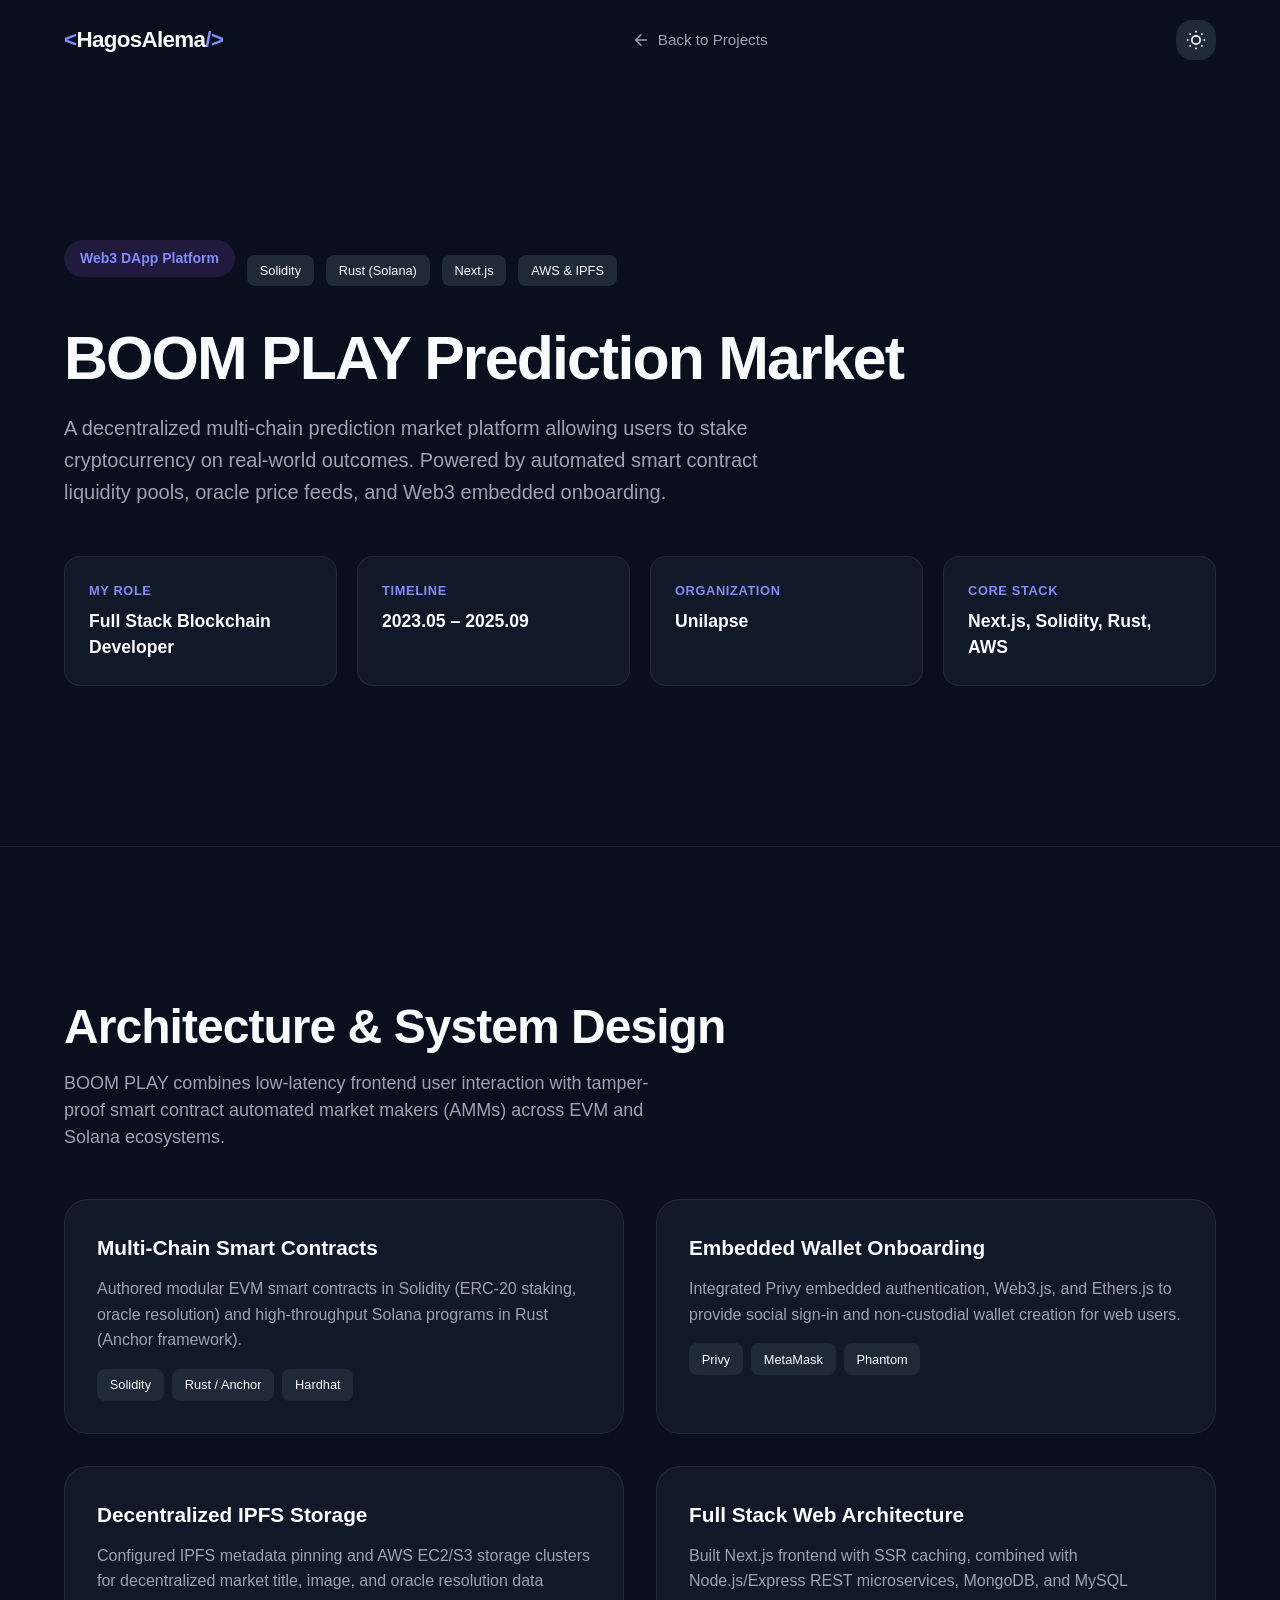
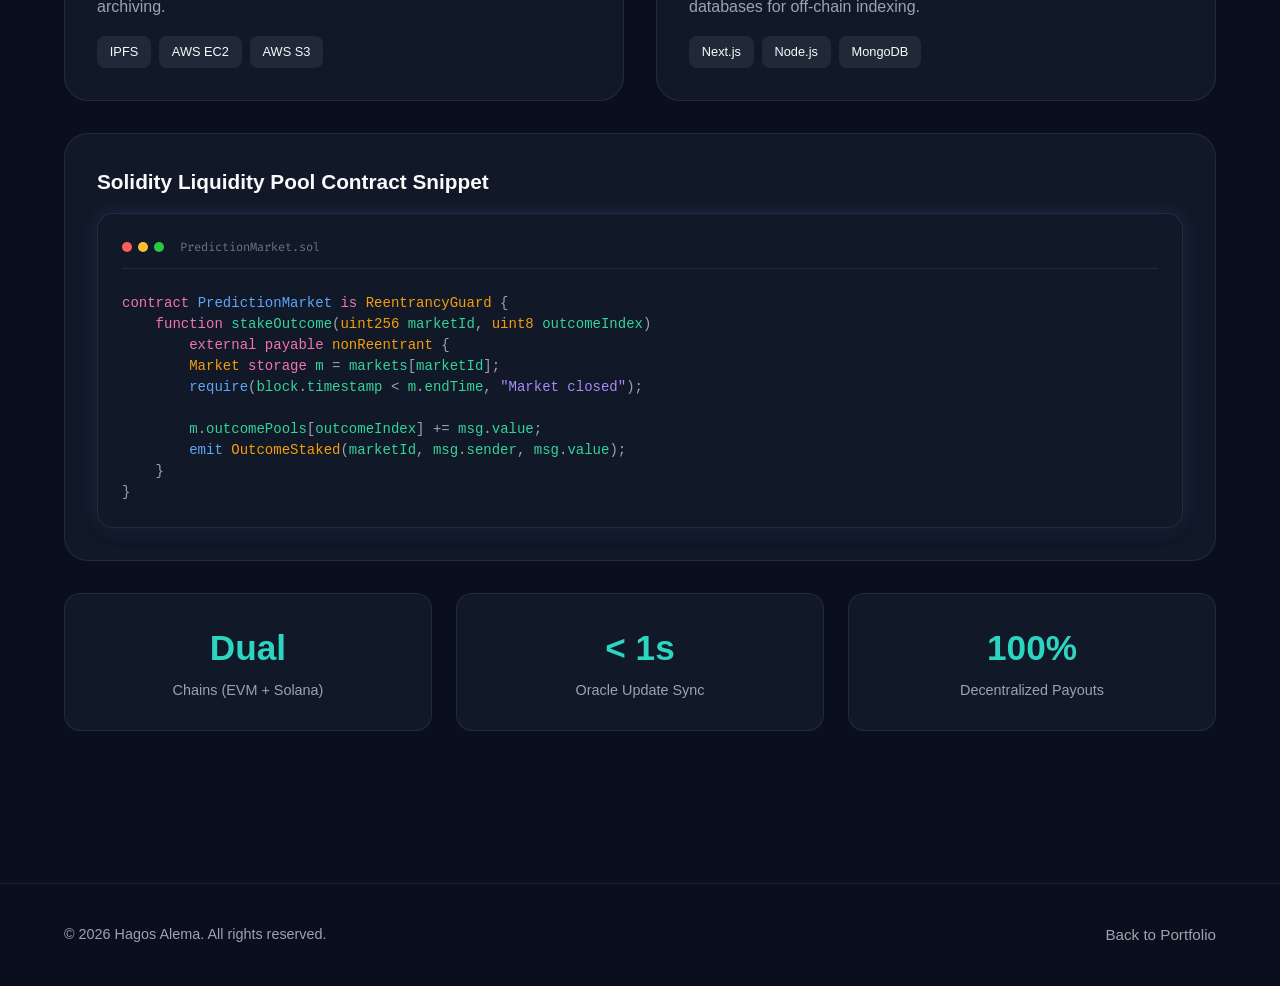
<file: projects/boomplay.html>
<!DOCTYPE html>
<html lang="en" data-theme="dark">
<head>
  <meta charset="UTF-8">
  <meta name="viewport" content="width=device-width, initial-scale=1.0">
  <title>BOOM PLAY DApp | Hagos Alema Portfolio</title>
  <meta name="description" content="Technical case study of BOOM PLAY: Blockchain prediction market DApp powered by Solidity & Rust smart contracts across EVM and Solana networks.">
  <link rel="preconnect" href="https://fonts.googleapis.com">
  <link rel="preconnect" href="https://fonts.gstatic.com" crossorigin>
  <link href="https://fonts.googleapis.com/css2?family=Fira+Code:wght@400;500;600&family=Inter:wght@300;400;500;600;700;800&display=swap" rel="stylesheet">
  <link rel="stylesheet" href="../styles/main.css">
  <script src="../js/app.js" defer></script>
</head>
<body>
  <!-- Header -->
  <header class="site-header" id="site-header">
    <div class="header-container">
      <a href="../index.html" class="logo" aria-label="Hagos Alema Home">
        <span class="logo-accent">&lt;</span>Hagos<span class="logo-last"> Alema</span><span class="logo-accent">/&gt;</span>
      </a>
      <a href="../index.html#projects" class="back-link">
        <svg viewBox="0 0 24 24" width="18" height="18" stroke="currentColor" stroke-width="2" fill="none" stroke-linecap="round" stroke-linejoin="round">
          <line x1="19" y1="12" x2="5" y2="12"></line>
          <polyline points="12 19 5 12 12 5"></polyline>
        </svg>
        Back to Projects
      </a>
      <div class="header-actions">
        <button id="theme-toggle" class="theme-toggle-btn" aria-label="Toggle dark/light theme">
          <svg class="sun-icon" viewBox="0 0 24 24" width="20" height="20" stroke="currentColor" stroke-width="2" fill="none"><circle cx="12" cy="12" r="5"></circle><line x1="12" y1="1" x2="12" y2="3"></line><line x1="12" y1="21" x2="12" y2="23"></line><line x1="4.22" y1="4.22" x2="5.64" y2="5.64"></line><line x1="18.36" y1="18.36" x2="19.78" y2="19.78"></line><line x1="1" y1="12" x2="3" y2="12"></line><line x1="21" y1="12" x2="23" y2="12"></line><line x1="4.22" y1="19.78" x2="5.64" y2="18.36"></line><line x1="18.36" y1="5.64" x2="19.78" y2="4.22"></line></svg>
          <svg class="moon-icon" viewBox="0 0 24 24" width="20" height="20" stroke="currentColor" stroke-width="2" fill="none"><path d="M21 12.79A9 9 0 1 1 11.21 3 7 7 0 0 0 21 12.79z"></path></svg>
        </button>
      </div>
    </div>
  </header>

  <main>
    <!-- Project Detail Hero -->
    <section class="project-detail-hero">
      <div class="section-container">
        <div class="project-badge-row">
          <span class="badge-android" style="background-color: rgba(168, 85, 247, 0.15); color: var(--accent-purple);">Web3 DApp Platform</span>
          <span class="tech-badge">Solidity</span>
          <span class="tech-badge">Rust (Solana)</span>
          <span class="tech-badge">Next.js</span>
          <span class="tech-badge">AWS & IPFS</span>
        </div>
        <h1 class="project-detail-title">BOOM PLAY Prediction Market</h1>
        <p class="project-detail-subtitle">
          A decentralized multi-chain prediction market platform allowing users to stake cryptocurrency on real-world outcomes. Powered by automated smart contract liquidity pools, oracle price feeds, and Web3 embedded onboarding.
        </p>

        <!-- Project Metadata Grid -->
        <div class="project-meta-grid">
          <div class="meta-card">
            <div class="meta-label">My Role</div>
            <div class="meta-value">Full Stack Blockchain Developer</div>
          </div>
          <div class="meta-card">
            <div class="meta-label">Timeline</div>
            <div class="meta-value">2023.05 – 2025.09</div>
          </div>
          <div class="meta-card">
            <div class="meta-label">Organization</div>
            <div class="meta-value">Unilapse</div>
          </div>
          <div class="meta-card">
            <div class="meta-label">Core Stack</div>
            <div class="meta-value">Next.js, Solidity, Rust, AWS</div>
          </div>
        </div>
      </div>
    </section>

    <!-- Deep-Dive Details Section -->
    <section class="project-section-block">
      <div class="section-container">
        <h2 class="section-title">Architecture & System Design</h2>
        <p class="section-desc">
          BOOM PLAY combines low-latency frontend user interaction with tamper-proof smart contract automated market makers (AMMs) across EVM and Solana ecosystems.
        </p>

        <div class="tech-highlight-grid">
          <div class="tech-highlight-card">
            <h3>Multi-Chain Smart Contracts</h3>
            <p>
              Authored modular EVM smart contracts in Solidity (ERC-20 staking, oracle resolution) and high-throughput Solana programs in Rust (Anchor framework).
            </p>
            <div class="project-tags">
              <span class="tech-badge">Solidity</span>
              <span class="tech-badge">Rust / Anchor</span>
              <span class="tech-badge">Hardhat</span>
            </div>
          </div>

          <div class="tech-highlight-card">
            <h3>Embedded Wallet Onboarding</h3>
            <p>
              Integrated Privy embedded authentication, Web3.js, and Ethers.js to provide social sign-in and non-custodial wallet creation for web users.
            </p>
            <div class="project-tags">
              <span class="tech-badge">Privy</span>
              <span class="tech-badge">MetaMask</span>
              <span class="tech-badge">Phantom</span>
            </div>
          </div>

          <div class="tech-highlight-card">
            <h3>Decentralized IPFS Storage</h3>
            <p>
              Configured IPFS metadata pinning and AWS EC2/S3 storage clusters for decentralized market title, image, and oracle resolution data archiving.
            </p>
            <div class="project-tags">
              <span class="tech-badge">IPFS</span>
              <span class="tech-badge">AWS EC2</span>
              <span class="tech-badge">AWS S3</span>
            </div>
          </div>

          <div class="tech-highlight-card">
            <h3>Full Stack Web Architecture</h3>
            <p>
              Built Next.js frontend with SSR caching, combined with Node.js/Express REST microservices, MongoDB, and MySQL databases for off-chain indexing.
            </p>
            <div class="project-tags">
              <span class="tech-badge">Next.js</span>
              <span class="tech-badge">Node.js</span>
              <span class="tech-badge">MongoDB</span>
            </div>
          </div>
        </div>

        <!-- Code Preview Box -->
        <div class="architecture-box">
          <h3 style="font-size: 1.3rem; margin-bottom: 1rem; color: var(--text-primary);">Solidity Liquidity Pool Contract Snippet</h3>
          <div class="hero-mock-code" style="max-width: 100%;">
            <div class="code-header">
              <span class="dot red"></span>
              <span class="dot yellow"></span>
              <span class="dot green"></span>
              <span class="file-name">PredictionMarket.sol</span>
            </div>
            <pre class="code-body"><code><span class="k">contract</span> <span class="nc">PredictionMarket</span> <span class="k">is</span> <span class="t">ReentrancyGuard</span> <span class="p">{</span>
    <span class="k">function</span> <span class="py">stakeOutcome</span><span class="p">(</span><span class="t">uint256</span> <span class="py">marketId</span>, <span class="t">uint8</span> <span class="py">outcomeIndex</span><span class="p">) </span>
        <span class="k">external</span> <span class="k">payable</span> <span class="t">nonReentrant</span> <span class="p">{</span>
        <span class="t">Market</span> <span class="k">storage</span> <span class="py">m</span> = <span class="py">markets</span>[<span class="py">marketId</span>];
        <span class="nc">require</span><span class="p">(</span><span class="py">block</span>.<span class="py">timestamp</span> &lt; <span class="py">m</span>.<span class="py">endTime</span>, <span class="n">"Market closed"</span><span class="p">);</span>
        
        <span class="py">m</span>.<span class="py">outcomePools</span>[<span class="py">outcomeIndex</span>] += <span class="py">msg</span>.<span class="py">value</span>;
        <span class="nc">emit</span> <span class="t">OutcomeStaked</span><span class="p">(</span><span class="py">marketId</span>, <span class="py">msg</span>.<span class="py">sender</span>, <span class="py">msg</span>.<span class="py">value</span><span class="p">);</span>
    <span class="p">}</span>
<span class="p">}</span></code></pre>
          </div>
        </div>

        <!-- Key Metrics -->
        <div class="metrics-grid">
          <div class="metric-box">
            <div class="metric-number">Dual</div>
            <div class="metric-label">Chains (EVM + Solana)</div>
          </div>
          <div class="metric-box">
            <div class="metric-number">&lt; 1s</div>
            <div class="metric-label">Oracle Update Sync</div>
          </div>
          <div class="metric-box">
            <div class="metric-number">100%</div>
            <div class="metric-label">Decentralized Payouts</div>
          </div>
        </div>
      </div>
    </section>
  </main>

  <!-- Footer -->
  <footer class="site-footer">
    <div class="section-container footer-content">
      <p class="copyright">&copy; 2026 Hagos Alema. All rights reserved.</p>
      <a href="../index.html#projects" class="back-link">Back to Portfolio</a>
    </div>
  </footer>
</body>
</html>
</file>
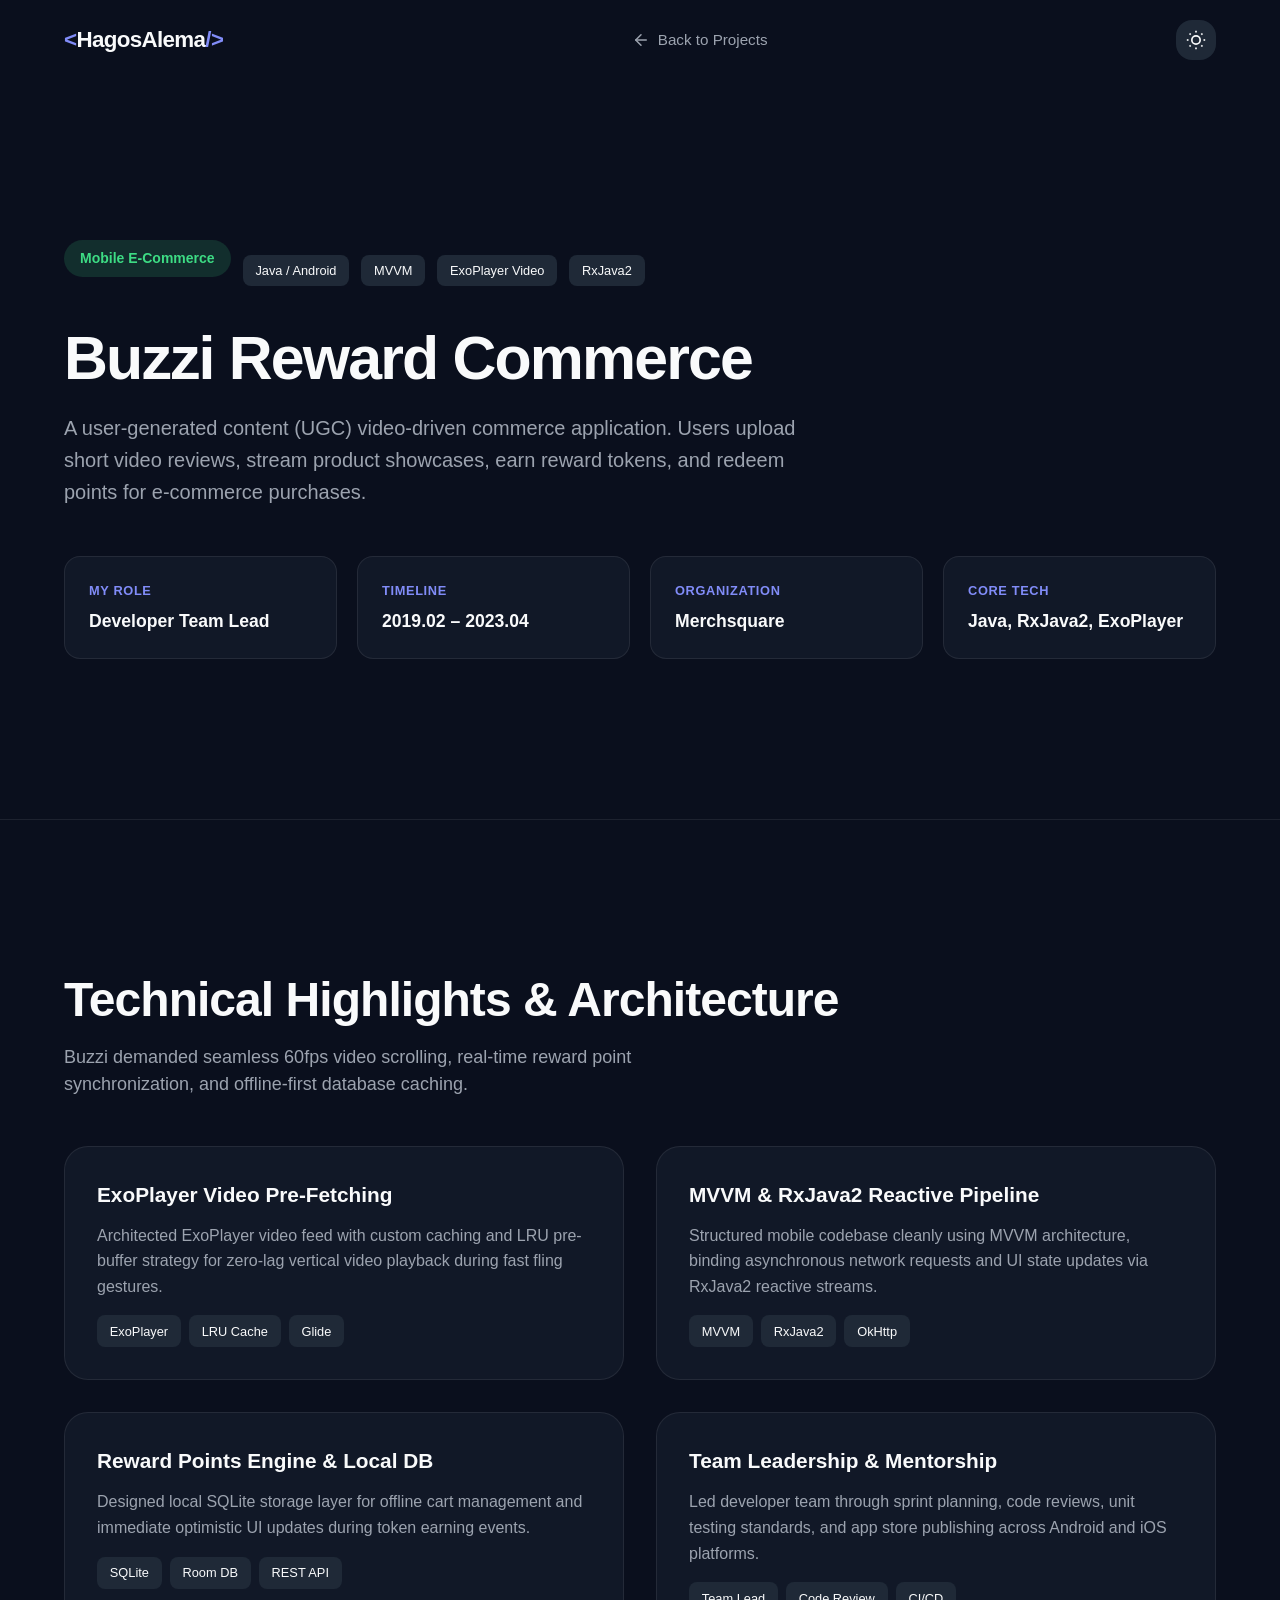
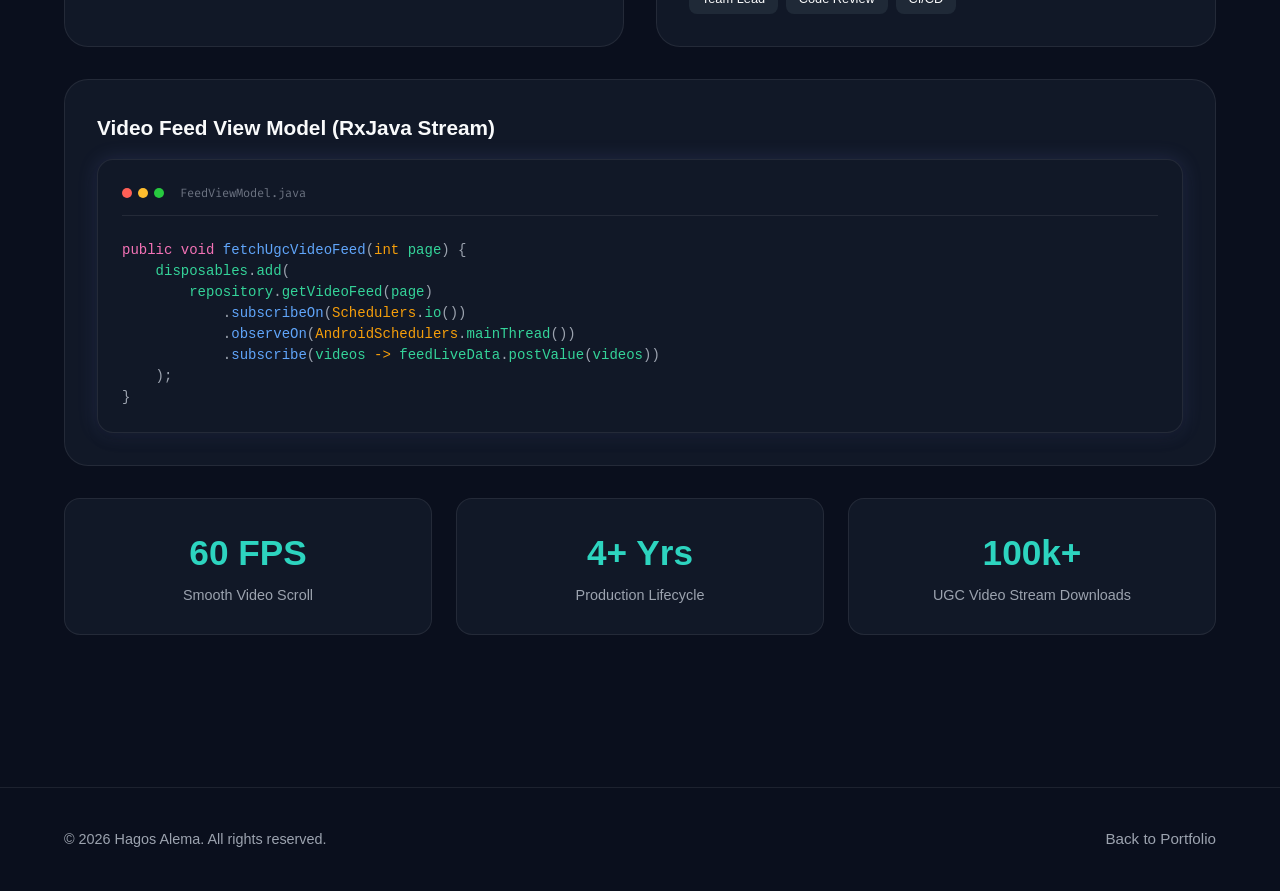
<file: projects/buzzi.html>
<!DOCTYPE html>
<html lang="en" data-theme="dark">
<head>
  <meta charset="UTF-8">
  <meta name="viewport" content="width=device-width, initial-scale=1.0">
  <title>Buzzi Commerce App | Hagos Alema Portfolio</title>
  <meta name="description" content="Technical case study of Buzzi: Reward-based UGC video commerce mobile app built with Java, MVVM architecture, RxJava2, ExoPlayer, and SQLite.">
  <link rel="preconnect" href="https://fonts.googleapis.com">
  <link rel="preconnect" href="https://fonts.gstatic.com" crossorigin>
  <link href="https://fonts.googleapis.com/css2?family=Fira+Code:wght@400;500;600&family=Inter:wght@300;400;500;600;700;800&display=swap" rel="stylesheet">
  <link rel="stylesheet" href="../styles/main.css">
  <script src="../js/app.js" defer></script>
</head>
<body>
  <!-- Header -->
  <header class="site-header" id="site-header">
    <div class="header-container">
      <a href="../index.html" class="logo" aria-label="Hagos Alema Home">
        <span class="logo-accent">&lt;</span>Hagos<span class="logo-last"> Alema</span><span class="logo-accent">/&gt;</span>
      </a>
      <a href="../index.html#projects" class="back-link">
        <svg viewBox="0 0 24 24" width="18" height="18" stroke="currentColor" stroke-width="2" fill="none" stroke-linecap="round" stroke-linejoin="round">
          <line x1="19" y1="12" x2="5" y2="12"></line>
          <polyline points="12 19 5 12 12 5"></polyline>
        </svg>
        Back to Projects
      </a>
      <div class="header-actions">
        <button id="theme-toggle" class="theme-toggle-btn" aria-label="Toggle dark/light theme">
          <svg class="sun-icon" viewBox="0 0 24 24" width="20" height="20" stroke="currentColor" stroke-width="2" fill="none"><circle cx="12" cy="12" r="5"></circle><line x1="12" y1="1" x2="12" y2="3"></line><line x1="12" y1="21" x2="12" y2="23"></line><line x1="4.22" y1="4.22" x2="5.64" y2="5.64"></line><line x1="18.36" y1="18.36" x2="19.78" y2="19.78"></line><line x1="1" y1="12" x2="3" y2="12"></line><line x1="21" y1="12" x2="23" y2="12"></line><line x1="4.22" y1="19.78" x2="5.64" y2="18.36"></line><line x1="18.36" y1="5.64" x2="19.78" y2="4.22"></line></svg>
          <svg class="moon-icon" viewBox="0 0 24 24" width="20" height="20" stroke="currentColor" stroke-width="2" fill="none"><path d="M21 12.79A9 9 0 1 1 11.21 3 7 7 0 0 0 21 12.79z"></path></svg>
        </button>
      </div>
    </div>
  </header>

  <main>
    <!-- Project Detail Hero -->
    <section class="project-detail-hero">
      <div class="section-container">
        <div class="project-badge-row">
          <span class="badge-android">Mobile E-Commerce</span>
          <span class="tech-badge">Java / Android</span>
          <span class="tech-badge">MVVM</span>
          <span class="tech-badge">ExoPlayer Video</span>
          <span class="tech-badge">RxJava2</span>
        </div>
        <h1 class="project-detail-title">Buzzi Reward Commerce</h1>
        <p class="project-detail-subtitle">
          A user-generated content (UGC) video-driven commerce application. Users upload short video reviews, stream product showcases, earn reward tokens, and redeem points for e-commerce purchases.
        </p>

        <!-- Project Metadata Grid -->
        <div class="project-meta-grid">
          <div class="meta-card">
            <div class="meta-label">My Role</div>
            <div class="meta-value">Developer Team Lead</div>
          </div>
          <div class="meta-card">
            <div class="meta-label">Timeline</div>
            <div class="meta-value">2019.02 – 2023.04</div>
          </div>
          <div class="meta-card">
            <div class="meta-label">Organization</div>
            <div class="meta-value">Merchsquare</div>
          </div>
          <div class="meta-card">
            <div class="meta-label">Core Tech</div>
            <div class="meta-value">Java, RxJava2, ExoPlayer</div>
          </div>
        </div>
      </div>
    </section>

    <!-- Deep-Dive Details Section -->
    <section class="project-section-block">
      <div class="section-container">
        <h2 class="section-title">Technical Highlights & Architecture</h2>
        <p class="section-desc">
          Buzzi demanded seamless 60fps video scrolling, real-time reward point synchronization, and offline-first database caching.
        </p>

        <div class="tech-highlight-grid">
          <div class="tech-highlight-card">
            <h3>ExoPlayer Video Pre-Fetching</h3>
            <p>
              Architected ExoPlayer video feed with custom caching and LRU pre-buffer strategy for zero-lag vertical video playback during fast fling gestures.
            </p>
            <div class="project-tags">
              <span class="tech-badge">ExoPlayer</span>
              <span class="tech-badge">LRU Cache</span>
              <span class="tech-badge">Glide</span>
            </div>
          </div>

          <div class="tech-highlight-card">
            <h3>MVVM & RxJava2 Reactive Pipeline</h3>
            <p>
              Structured mobile codebase cleanly using MVVM architecture, binding asynchronous network requests and UI state updates via RxJava2 reactive streams.
            </p>
            <div class="project-tags">
              <span class="tech-badge">MVVM</span>
              <span class="tech-badge">RxJava2</span>
              <span class="tech-badge">OkHttp</span>
            </div>
          </div>

          <div class="tech-highlight-card">
            <h3>Reward Points Engine & Local DB</h3>
            <p>
              Designed local SQLite storage layer for offline cart management and immediate optimistic UI updates during token earning events.
            </p>
            <div class="project-tags">
              <span class="tech-badge">SQLite</span>
              <span class="tech-badge">Room DB</span>
              <span class="tech-badge">REST API</span>
            </div>
          </div>

          <div class="tech-highlight-card">
            <h3>Team Leadership & Mentorship</h3>
            <p>
              Led developer team through sprint planning, code reviews, unit testing standards, and app store publishing across Android and iOS platforms.
            </p>
            <div class="project-tags">
              <span class="tech-badge">Team Lead</span>
              <span class="tech-badge">Code Review</span>
              <span class="tech-badge">CI/CD</span>
            </div>
          </div>
        </div>

        <!-- Code Preview Box -->
        <div class="architecture-box">
          <h3 style="font-size: 1.3rem; margin-bottom: 1rem; color: var(--text-primary);">Video Feed View Model (RxJava Stream)</h3>
          <div class="hero-mock-code" style="max-width: 100%;">
            <div class="code-header">
              <span class="dot red"></span>
              <span class="dot yellow"></span>
              <span class="dot green"></span>
              <span class="file-name">FeedViewModel.java</span>
            </div>
            <pre class="code-body"><code><span class="k">public void</span> <span class="nc">fetchUgcVideoFeed</span><span class="p">(</span><span class="t">int</span> <span class="py">page</span><span class="p">) {</span>
    <span class="py">disposables</span>.<span class="py">add</span><span class="p">(</span>
        <span class="py">repository</span>.<span class="py">getVideoFeed</span><span class="p">(</span><span class="py">page</span><span class="p">)
            .</span><span class="nc">subscribeOn</span><span class="p">(</span><span class="t">Schedulers</span>.<span class="py">io</span><span class="p">())
            .</span><span class="nc">observeOn</span><span class="p">(</span><span class="t">AndroidSchedulers</span>.<span class="py">mainThread</span><span class="p">())
            .</span><span class="nc">subscribe</span><span class="p">(</span><span class="py">videos</span> <span class="t">-&gt;</span> <span class="py">feedLiveData</span>.<span class="py">postValue</span><span class="p">(</span><span class="py">videos</span><span class="p">))
    <span class="p">);</span>
<span class="p">}</span></code></pre>
          </div>
        </div>

        <!-- Key Metrics -->
        <div class="metrics-grid">
          <div class="metric-box">
            <div class="metric-number">60 FPS</div>
            <div class="metric-label">Smooth Video Scroll</div>
          </div>
          <div class="metric-box">
            <div class="metric-number">4+ Yrs</div>
            <div class="metric-label">Production Lifecycle</div>
          </div>
          <div class="metric-box">
            <div class="metric-number">100k+</div>
            <div class="metric-label">UGC Video Stream Downloads</div>
          </div>
        </div>
      </div>
    </section>
  </main>

  <!-- Footer -->
  <footer class="site-footer">
    <div class="section-container footer-content">
      <p class="copyright">&copy; 2026 Hagos Alema. All rights reserved.</p>
      <a href="../index.html#projects" class="back-link">Back to Portfolio</a>
    </div>
  </footer>
</body>
</html>
</file>
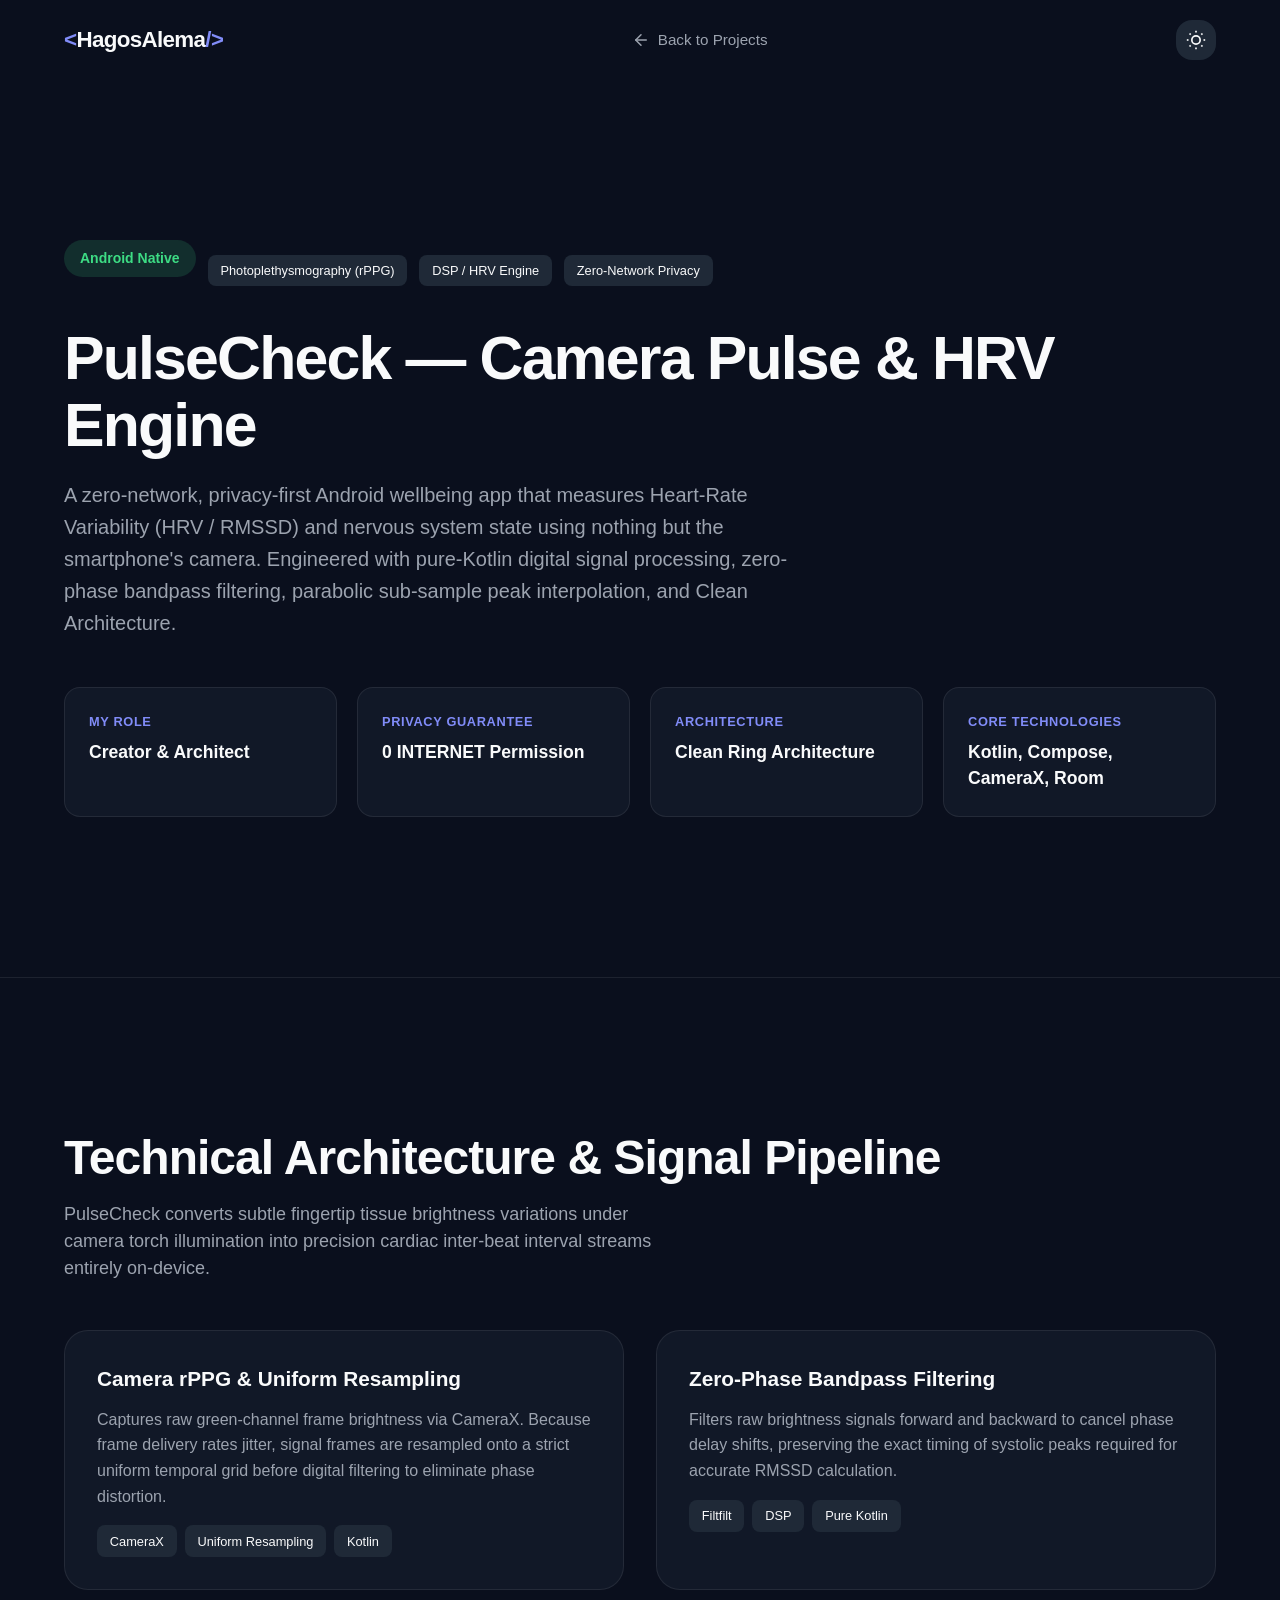
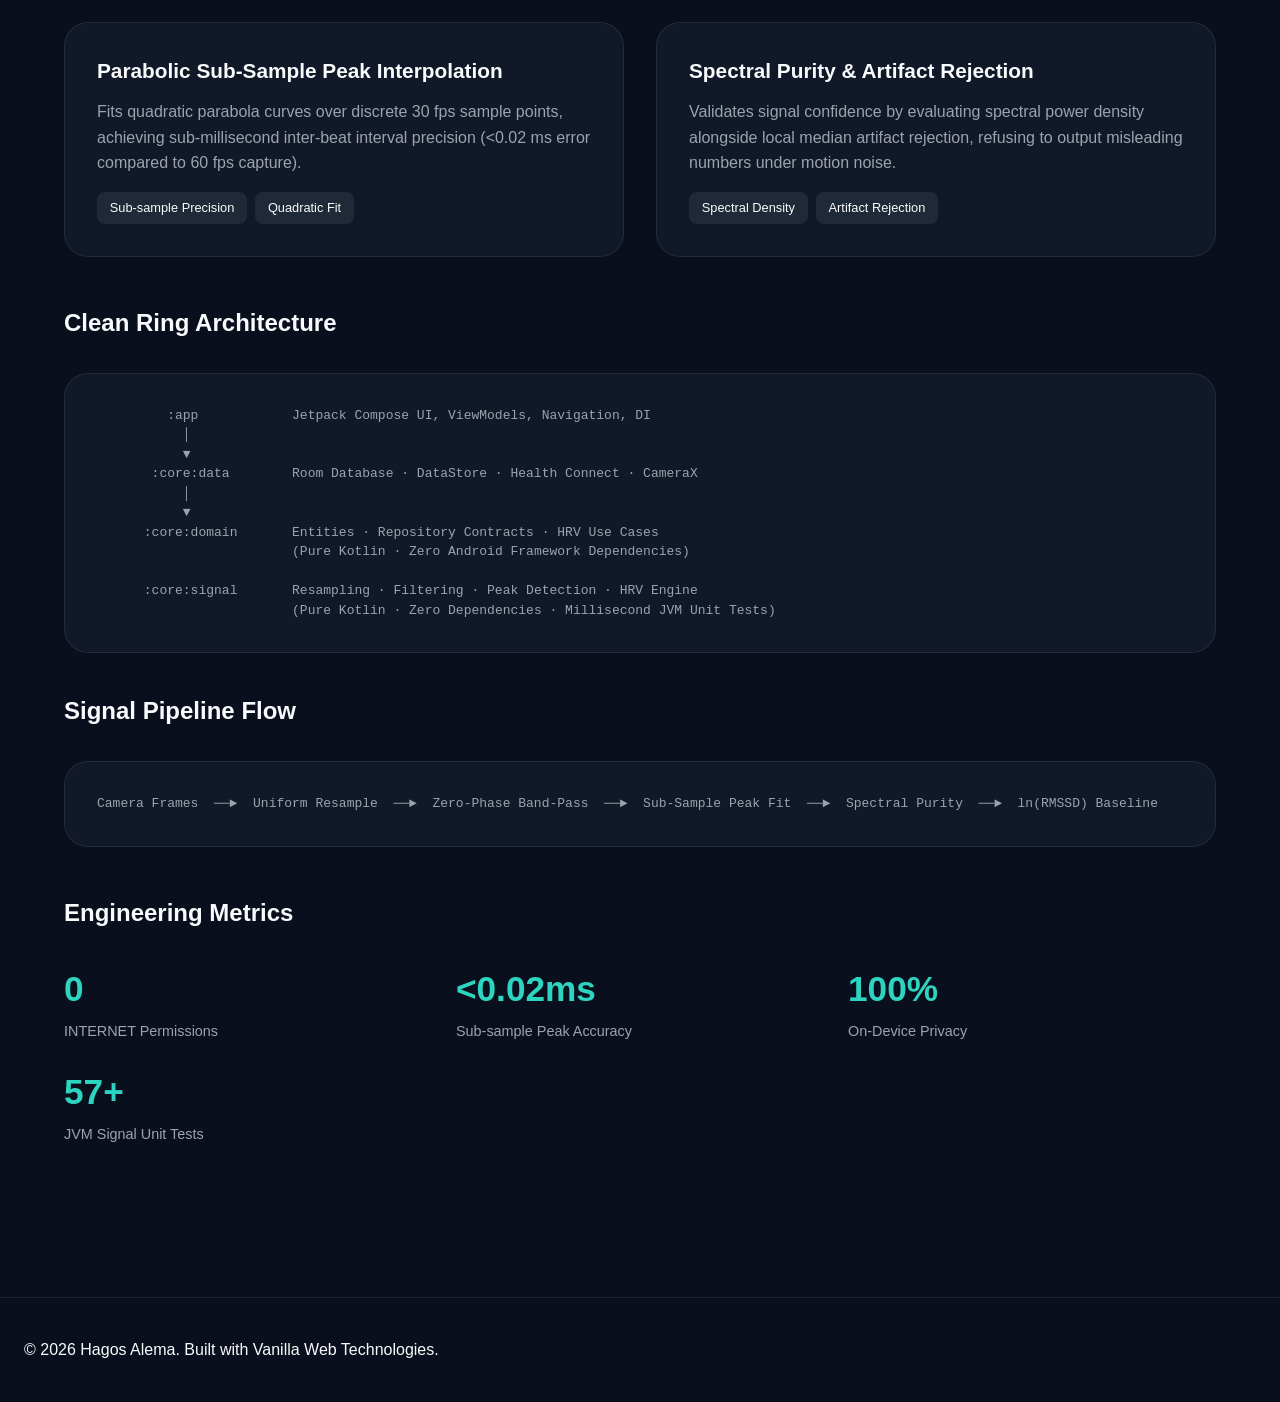
<file: projects/pulsecheck.html>
<!DOCTYPE html>
<html lang="en" data-theme="dark">
<head>
  <meta charset="UTF-8">
  <meta name="viewport" content="width=device-width, initial-scale=1.0">
  <title>PulseCheck — Camera Pulse & HRV Signal Engine | Hagos Alema Portfolio</title>
  <meta name="description" content="Technical case study of PulseCheck: Zero-network, privacy-first Android app measuring Heart-Rate Variability (HRV) using phone camera rPPG, zero-phase signal filtering, and Clean Architecture.">
  <link rel="preconnect" href="https://fonts.googleapis.com">
  <link rel="preconnect" href="https://fonts.gstatic.com" crossorigin>
  <link href="https://fonts.googleapis.com/css2?family=Fira+Code:wght@400;500;600&family=Inter:wght@300;400;500;600;700;800&display=swap" rel="stylesheet">
  <link rel="stylesheet" href="../styles/main.css">
  <script src="../js/app.js" defer></script>
</head>
<body>
  <!-- Header -->
  <header class="site-header" id="site-header">
    <div class="header-container">
      <a href="../index.html" class="logo" aria-label="Hagos Alema Home">
        <span class="logo-accent">&lt;</span>Hagos<span class="logo-last"> Alema</span><span class="logo-accent">/&gt;</span>
      </a>
      <a href="../index.html#projects" class="back-link">
        <svg viewBox="0 0 24 24" width="18" height="18" stroke="currentColor" stroke-width="2" fill="none" stroke-linecap="round" stroke-linejoin="round">
          <line x1="19" y1="12" x2="5" y2="12"></line>
          <polyline points="12 19 5 12 12 5"></polyline>
        </svg>
        Back to Projects
      </a>
      <div class="header-actions">
        <button id="theme-toggle" class="theme-toggle-btn" aria-label="Toggle dark/light theme">
          <svg class="sun-icon" viewBox="0 0 24 24" width="20" height="20" stroke="currentColor" stroke-width="2" fill="none"><circle cx="12" cy="12" r="5"></circle><line x1="12" y1="1" x2="12" y2="3"></line><line x1="12" y1="21" x2="12" y2="23"></line><line x1="4.22" y1="4.22" x2="5.64" y2="5.64"></line><line x1="18.36" y1="18.36" x2="19.78" y2="19.78"></line><line x1="1" y1="12" x2="3" y2="12"></line><line x1="21" y1="12" x2="23" y2="12"></line><line x1="4.22" y1="19.78" x2="5.64" y2="18.36"></line><line x1="18.36" y1="5.64" x2="19.78" y2="4.22"></line></svg>
          <svg class="moon-icon" viewBox="0 0 24 24" width="20" height="20" stroke="currentColor" stroke-width="2" fill="none"><path d="M21 12.79A9 9 0 1 1 11.21 3 7 7 0 0 0 21 12.79z"></path></svg>
        </button>
      </div>
    </div>
  </header>

  <main>
    <!-- Project Detail Hero -->
    <section class="project-detail-hero">
      <div class="section-container">
        <div class="project-badge-row">
          <span class="badge-android">Android Native</span>
          <span class="tech-badge">Photoplethysmography (rPPG)</span>
          <span class="tech-badge">DSP / HRV Engine</span>
          <span class="tech-badge">Zero-Network Privacy</span>
        </div>
        <h1 class="project-detail-title">PulseCheck — Camera Pulse & HRV Engine</h1>
        <p class="project-detail-subtitle">
          A zero-network, privacy-first Android wellbeing app that measures Heart-Rate Variability (HRV / RMSSD) and nervous system state using nothing but the smartphone's camera. Engineered with pure-Kotlin digital signal processing, zero-phase bandpass filtering, parabolic sub-sample peak interpolation, and Clean Architecture.
        </p>

        <!-- Project Metadata Grid -->
        <div class="project-meta-grid">
          <div class="meta-card">
            <div class="meta-label">My Role</div>
            <div class="meta-value">Creator & Architect</div>
          </div>
          <div class="meta-card">
            <div class="meta-label">Privacy Guarantee</div>
            <div class="meta-value">0 INTERNET Permission</div>
          </div>
          <div class="meta-card">
            <div class="meta-label">Architecture</div>
            <div class="meta-value">Clean Ring Architecture</div>
          </div>
          <div class="meta-card">
            <div class="meta-label">Core Technologies</div>
            <div class="meta-value">Kotlin, Compose, CameraX, Room</div>
          </div>
        </div>
      </div>
    </section>

    <!-- Deep-Dive Details Section -->
    <section class="project-section-block">
      <div class="section-container">
        <h2 class="section-title">Technical Architecture & Signal Pipeline</h2>
        <p class="section-desc">
          PulseCheck converts subtle fingertip tissue brightness variations under camera torch illumination into precision cardiac inter-beat interval streams entirely on-device.
        </p>

        <div class="tech-highlight-grid">
          <div class="tech-highlight-card">
            <h3>Camera rPPG & Uniform Resampling</h3>
            <p>
              Captures raw green-channel frame brightness via CameraX. Because frame delivery rates jitter, signal frames are resampled onto a strict uniform temporal grid before digital filtering to eliminate phase distortion.
            </p>
            <div class="project-tags">
              <span class="tech-badge">CameraX</span>
              <span class="tech-badge">Uniform Resampling</span>
              <span class="tech-badge">Kotlin</span>
            </div>
          </div>

          <div class="tech-highlight-card">
            <h3>Zero-Phase Bandpass Filtering</h3>
            <p>
              Filters raw brightness signals forward and backward to cancel phase delay shifts, preserving the exact timing of systolic peaks required for accurate RMSSD calculation.
            </p>
            <div class="project-tags">
              <span class="tech-badge">Filtfilt</span>
              <span class="tech-badge">DSP</span>
              <span class="tech-badge">Pure Kotlin</span>
            </div>
          </div>

          <div class="tech-highlight-card">
            <h3>Parabolic Sub-Sample Peak Interpolation</h3>
            <p>
              Fits quadratic parabola curves over discrete 30 fps sample points, achieving sub-millisecond inter-beat interval precision (&lt;0.02 ms error compared to 60 fps capture).
            </p>
            <div class="project-tags">
              <span class="tech-badge">Sub-sample Precision</span>
              <span class="tech-badge">Quadratic Fit</span>
            </div>
          </div>

          <div class="tech-highlight-card">
            <h3>Spectral Purity & Artifact Rejection</h3>
            <p>
              Validates signal confidence by evaluating spectral power density alongside local median artifact rejection, refusing to output misleading numbers under motion noise.
            </p>
            <div class="project-tags">
              <span class="tech-badge">Spectral Density</span>
              <span class="tech-badge">Artifact Rejection</span>
            </div>
          </div>
        </div>

        <!-- System Architecture Blueprint -->
        <div style="margin-top: 3rem;">
          <h3 style="font-size: 1.5rem; font-weight: 700; margin-bottom: 1rem;">Clean Ring Architecture</h3>
          <div class="architecture-box">
<pre class="code-body">
         :app            Jetpack Compose UI, ViewModels, Navigation, DI
           │
           ▼
       :core:data        Room Database · DataStore · Health Connect · CameraX
           │
           ▼
      :core:domain       Entities · Repository Contracts · HRV Use Cases
                         (Pure Kotlin · Zero Android Framework Dependencies)

      :core:signal       Resampling · Filtering · Peak Detection · HRV Engine
                         (Pure Kotlin · Zero Dependencies · Millisecond JVM Unit Tests)
</pre>
          </div>
        </div>

        <!-- Signal Pipeline Architecture -->
        <div style="margin-top: 2.5rem;">
          <h3 style="font-size: 1.5rem; font-weight: 700; margin-bottom: 1rem;">Signal Pipeline Flow</h3>
          <div class="architecture-box">
<pre class="code-body">
Camera Frames  ──►  Uniform Resample  ──►  Zero-Phase Band-Pass  ──►  Sub-Sample Peak Fit  ──►  Spectral Purity  ──►  ln(RMSSD) Baseline
</pre>
          </div>
        </div>

        <!-- Metrics Grid -->
        <div style="margin-top: 3rem;">
          <h3 style="font-size: 1.5rem; font-weight: 700; margin-bottom: 1.5rem;">Engineering Metrics</h3>
          <div class="metrics-grid">
            <div class="metric-card">
              <div class="metric-number">0</div>
              <div class="metric-label">INTERNET Permissions</div>
            </div>
            <div class="metric-card">
              <div class="metric-number">&lt;0.02ms</div>
              <div class="metric-label">Sub-sample Peak Accuracy</div>
            </div>
            <div class="metric-card">
              <div class="metric-number">100%</div>
              <div class="metric-label">On-Device Privacy</div>
            </div>
            <div class="metric-card">
              <div class="metric-number">57+</div>
              <div class="metric-label">JVM Signal Unit Tests</div>
            </div>
          </div>
        </div>

      </div>
    </section>
  </main>

  <footer class="site-footer">
    <div class="footer-content">
      <p>&copy; 2026 Hagos Alema. Built with Vanilla Web Technologies.</p>
    </div>
  </footer>
</body>
</html>
</file>
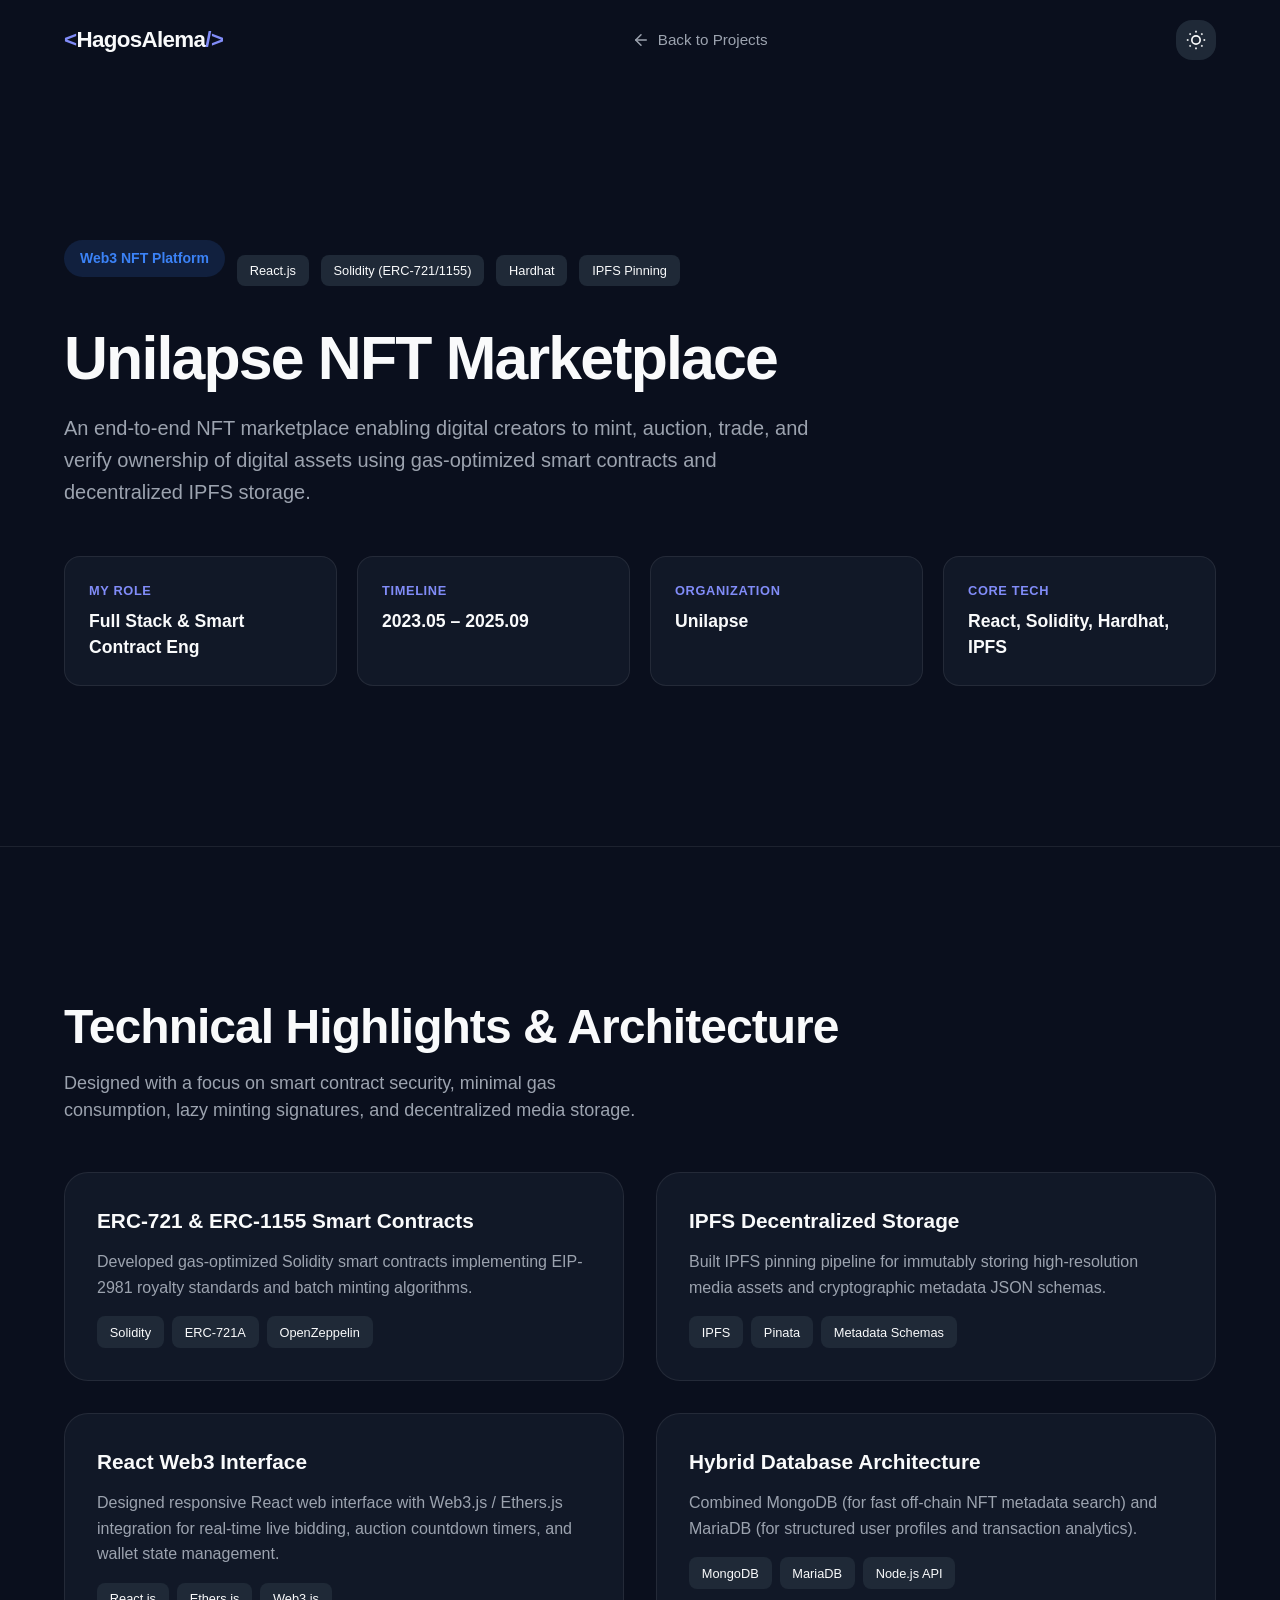
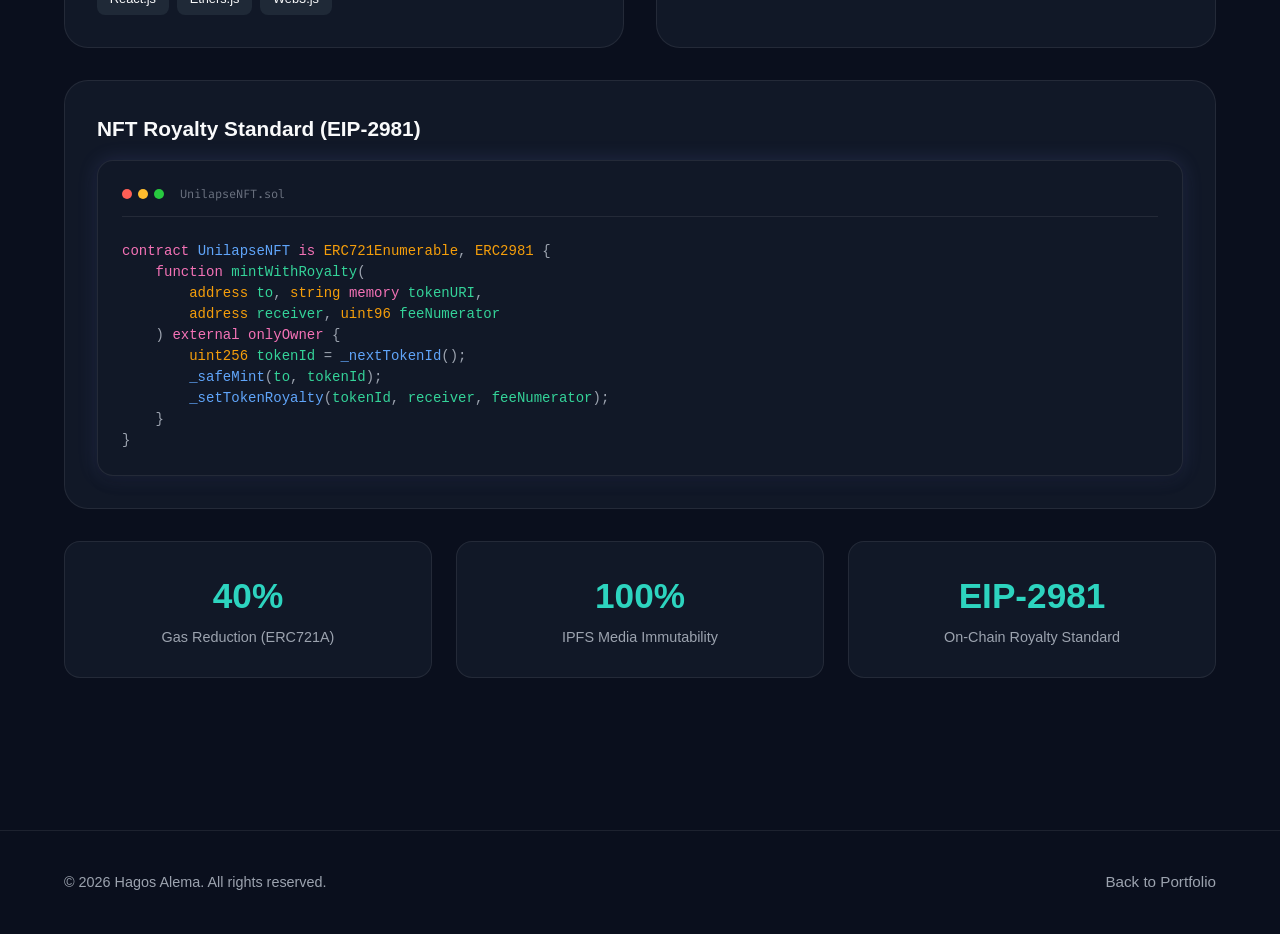
<file: projects/unilapse.html>
<!DOCTYPE html>
<html lang="en" data-theme="dark">
<head>
  <meta charset="UTF-8">
  <meta name="viewport" content="width=device-width, initial-scale=1.0">
  <title>Unilapse NFT Platform | Hagos Alema Portfolio</title>
  <meta name="description" content="Technical case study of Unilapse NFT Marketplace: Decentralized digital asset minting platform built with React, Node.js, Solidity, MariaDB, MongoDB, and IPFS.">
  <link rel="preconnect" href="https://fonts.googleapis.com">
  <link rel="preconnect" href="https://fonts.gstatic.com" crossorigin>
  <link href="https://fonts.googleapis.com/css2?family=Fira+Code:wght@400;500;600&family=Inter:wght@300;400;500;600;700;800&display=swap" rel="stylesheet">
  <link rel="stylesheet" href="../styles/main.css">
  <script src="../js/app.js" defer></script>
</head>
<body>
  <!-- Header -->
  <header class="site-header" id="site-header">
    <div class="header-container">
      <a href="../index.html" class="logo" aria-label="Hagos Alema Home">
        <span class="logo-accent">&lt;</span>Hagos<span class="logo-last"> Alema</span><span class="logo-accent">/&gt;</span>
      </a>
      <a href="../index.html#projects" class="back-link">
        <svg viewBox="0 0 24 24" width="18" height="18" stroke="currentColor" stroke-width="2" fill="none" stroke-linecap="round" stroke-linejoin="round">
          <line x1="19" y1="12" x2="5" y2="12"></line>
          <polyline points="12 19 5 12 12 5"></polyline>
        </svg>
        Back to Projects
      </a>
      <div class="header-actions">
        <button id="theme-toggle" class="theme-toggle-btn" aria-label="Toggle dark/light theme">
          <svg class="sun-icon" viewBox="0 0 24 24" width="20" height="20" stroke="currentColor" stroke-width="2" fill="none"><circle cx="12" cy="12" r="5"></circle><line x1="12" y1="1" x2="12" y2="3"></line><line x1="12" y1="21" x2="12" y2="23"></line><line x1="4.22" y1="4.22" x2="5.64" y2="5.64"></line><line x1="18.36" y1="18.36" x2="19.78" y2="19.78"></line><line x1="1" y1="12" x2="3" y2="12"></line><line x1="21" y1="12" x2="23" y2="12"></line><line x1="4.22" y1="19.78" x2="5.64" y2="18.36"></line><line x1="18.36" y1="5.64" x2="19.78" y2="4.22"></line></svg>
          <svg class="moon-icon" viewBox="0 0 24 24" width="20" height="20" stroke="currentColor" stroke-width="2" fill="none"><path d="M21 12.79A9 9 0 1 1 11.21 3 7 7 0 0 0 21 12.79z"></path></svg>
        </button>
      </div>
    </div>
  </header>

  <main>
    <!-- Project Detail Hero -->
    <section class="project-detail-hero">
      <div class="section-container">
        <div class="project-badge-row">
          <span class="badge-android" style="background-color: rgba(59, 130, 246, 0.15); color: #3B82F6;">Web3 NFT Platform</span>
          <span class="tech-badge">React.js</span>
          <span class="tech-badge">Solidity (ERC-721/1155)</span>
          <span class="tech-badge">Hardhat</span>
          <span class="tech-badge">IPFS Pinning</span>
        </div>
        <h1 class="project-detail-title">Unilapse NFT Marketplace</h1>
        <p class="project-detail-subtitle">
          An end-to-end NFT marketplace enabling digital creators to mint, auction, trade, and verify ownership of digital assets using gas-optimized smart contracts and decentralized IPFS storage.
        </p>

        <!-- Project Metadata Grid -->
        <div class="project-meta-grid">
          <div class="meta-card">
            <div class="meta-label">My Role</div>
            <div class="meta-value">Full Stack & Smart Contract Eng</div>
          </div>
          <div class="meta-card">
            <div class="meta-label">Timeline</div>
            <div class="meta-value">2023.05 – 2025.09</div>
          </div>
          <div class="meta-card">
            <div class="meta-label">Organization</div>
            <div class="meta-value">Unilapse</div>
          </div>
          <div class="meta-card">
            <div class="meta-label">Core Tech</div>
            <div class="meta-value">React, Solidity, Hardhat, IPFS</div>
          </div>
        </div>
      </div>
    </section>

    <!-- Deep-Dive Details Section -->
    <section class="project-section-block">
      <div class="section-container">
        <h2 class="section-title">Technical Highlights & Architecture</h2>
        <p class="section-desc">
          Designed with a focus on smart contract security, minimal gas consumption, lazy minting signatures, and decentralized media storage.
        </p>

        <div class="tech-highlight-grid">
          <div class="tech-highlight-card">
            <h3>ERC-721 & ERC-1155 Smart Contracts</h3>
            <p>
              Developed gas-optimized Solidity smart contracts implementing EIP-2981 royalty standards and batch minting algorithms.
            </p>
            <div class="project-tags">
              <span class="tech-badge">Solidity</span>
              <span class="tech-badge">ERC-721A</span>
              <span class="tech-badge">OpenZeppelin</span>
            </div>
          </div>

          <div class="tech-highlight-card">
            <h3>IPFS Decentralized Storage</h3>
            <p>
              Built IPFS pinning pipeline for immutably storing high-resolution media assets and cryptographic metadata JSON schemas.
            </p>
            <div class="project-tags">
              <span class="tech-badge">IPFS</span>
              <span class="tech-badge">Pinata</span>
              <span class="tech-badge">Metadata Schemas</span>
            </div>
          </div>

          <div class="tech-highlight-card">
            <h3>React Web3 Interface</h3>
            <p>
              Designed responsive React web interface with Web3.js / Ethers.js integration for real-time live bidding, auction countdown timers, and wallet state management.
            </p>
            <div class="project-tags">
              <span class="tech-badge">React.js</span>
              <span class="tech-badge">Ethers.js</span>
              <span class="tech-badge">Web3.js</span>
            </div>
          </div>

          <div class="tech-highlight-card">
            <h3>Hybrid Database Architecture</h3>
            <p>
              Combined MongoDB (for fast off-chain NFT metadata search) and MariaDB (for structured user profiles and transaction analytics).
            </p>
            <div class="project-tags">
              <span class="tech-badge">MongoDB</span>
              <span class="tech-badge">MariaDB</span>
              <span class="tech-badge">Node.js API</span>
            </div>
          </div>
        </div>

        <!-- Code Preview Box -->
        <div class="architecture-box">
          <h3 style="font-size: 1.3rem; margin-bottom: 1rem; color: var(--text-primary);">NFT Royalty Standard (EIP-2981)</h3>
          <div class="hero-mock-code" style="max-width: 100%;">
            <div class="code-header">
              <span class="dot red"></span>
              <span class="dot yellow"></span>
              <span class="dot green"></span>
              <span class="file-name">UnilapseNFT.sol</span>
            </div>
            <pre class="code-body"><code><span class="k">contract</span> <span class="nc">UnilapseNFT</span> <span class="k">is</span> <span class="t">ERC721Enumerable</span>, <span class="t">ERC2981</span> <span class="p">{</span>
    <span class="k">function</span> <span class="py">mintWithRoyalty</span><span class="p">(</span>
        <span class="t">address</span> <span class="py">to</span>, <span class="t">string</span> <span class="k">memory</span> <span class="py">tokenURI</span>,
        <span class="t">address</span> <span class="py">receiver</span>, <span class="t">uint96</span> <span class="py">feeNumerator</span>
    <span class="p">) </span><span class="k">external</span> <span class="k">onlyOwner</span> <span class="p">{</span>
        <span class="t">uint256</span> <span class="py">tokenId</span> = <span class="nc">_nextTokenId</span><span class="p">();</span>
        <span class="nc">_safeMint</span><span class="p">(</span><span class="py">to</span>, <span class="py">tokenId</span><span class="p">);</span>
        <span class="nc">_setTokenRoyalty</span><span class="p">(</span><span class="py">tokenId</span>, <span class="py">receiver</span>, <span class="py">feeNumerator</span><span class="p">);</span>
    <span class="p">}</span>
<span class="p">}</span></code></pre>
          </div>
        </div>

        <!-- Key Metrics -->
        <div class="metrics-grid">
          <div class="metric-box">
            <div class="metric-number">40%</div>
            <div class="metric-label">Gas Reduction (ERC721A)</div>
          </div>
          <div class="metric-box">
            <div class="metric-number">100%</div>
            <div class="metric-label">IPFS Media Immutability</div>
          </div>
          <div class="metric-box">
            <div class="metric-number">EIP-2981</div>
            <div class="metric-label">On-Chain Royalty Standard</div>
          </div>
        </div>
      </div>
    </section>
  </main>

  <!-- Footer -->
  <footer class="site-footer">
    <div class="section-container footer-content">
      <p class="copyright">&copy; 2026 Hagos Alema. All rights reserved.</p>
      <a href="../index.html#projects" class="back-link">Back to Portfolio</a>
    </div>
  </footer>
</body>
</html>
</file>
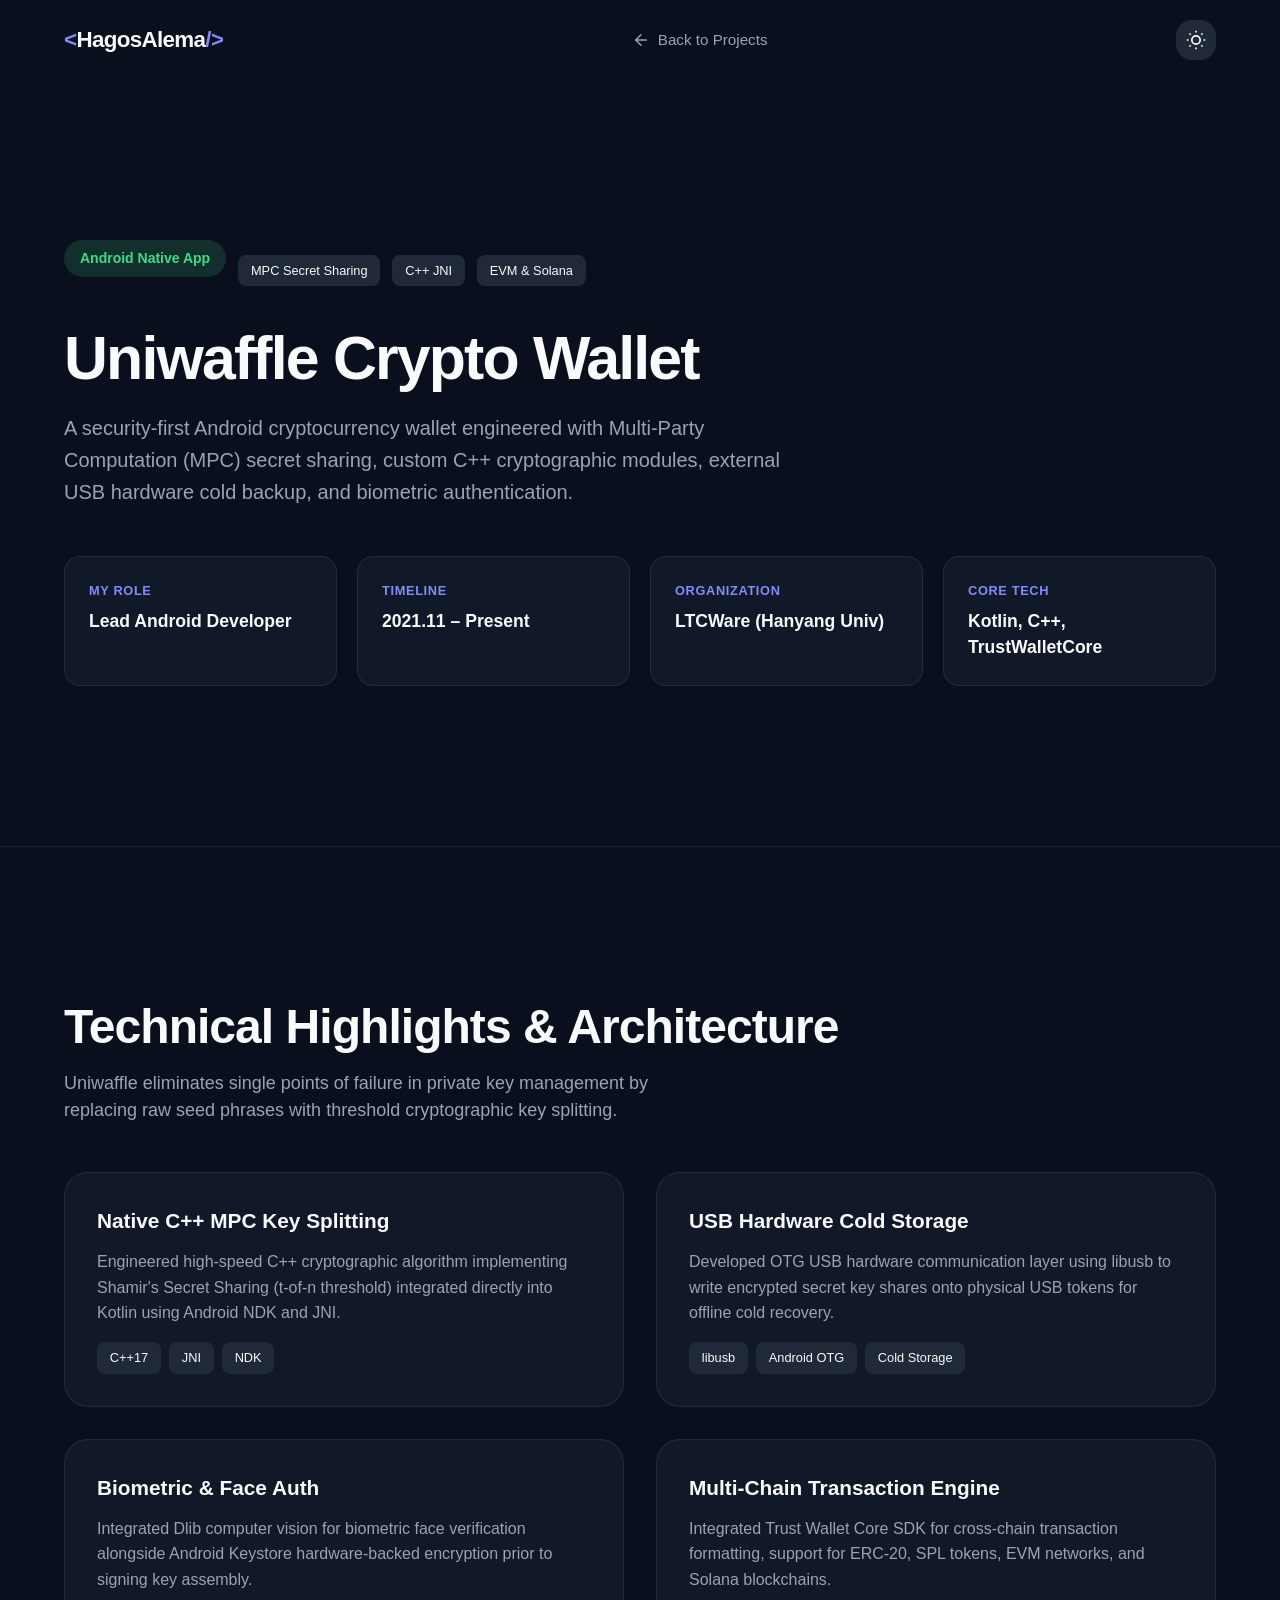
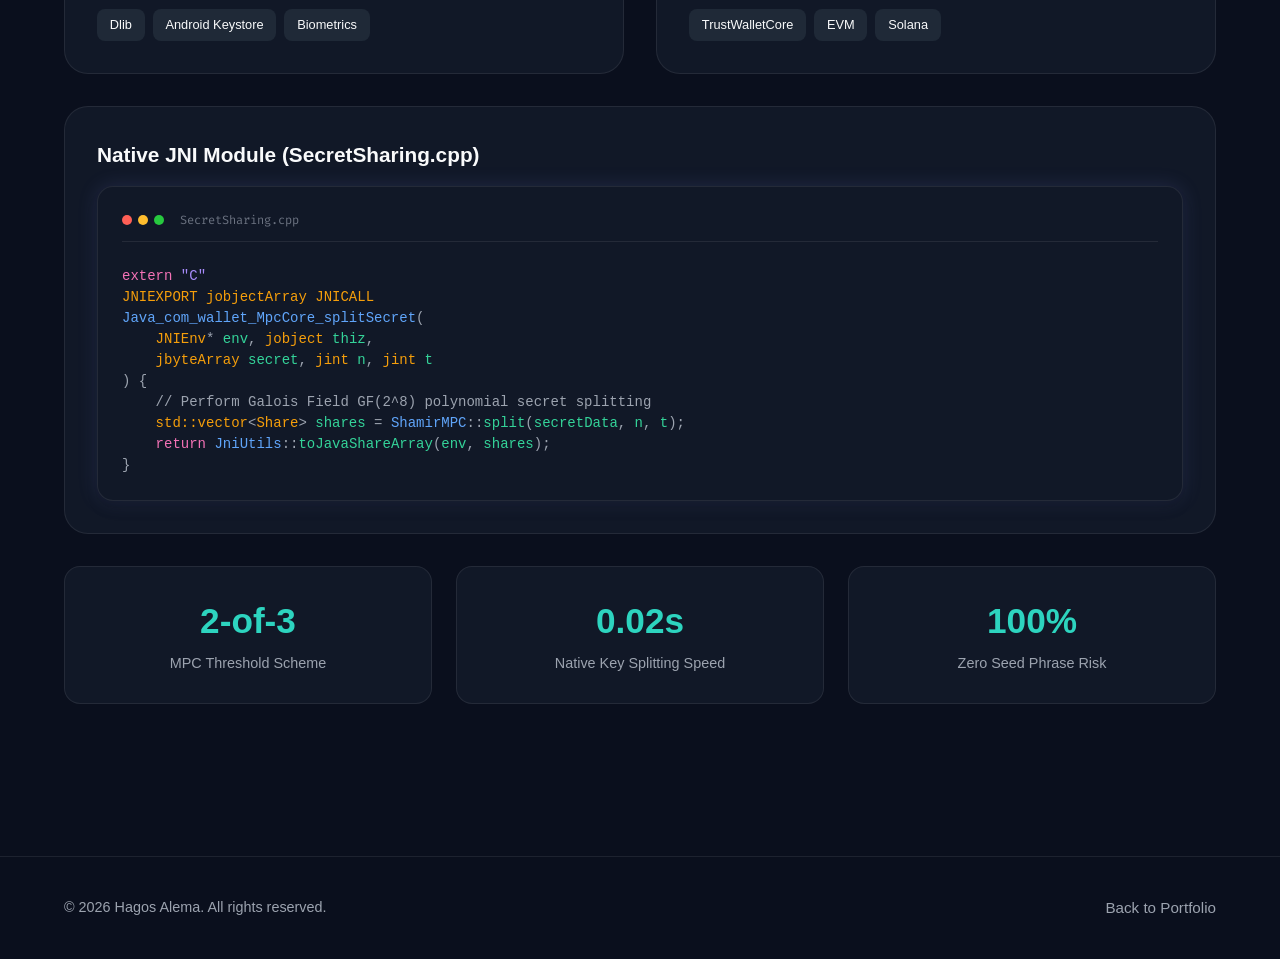
<file: projects/uniwaffle.html>
<!DOCTYPE html>
<html lang="en" data-theme="dark">
<head>
  <meta charset="UTF-8">
  <meta name="viewport" content="width=device-width, initial-scale=1.0">
  <title>Uniwaffle Crypto Wallet | Hagos Alema Portfolio</title>
  <meta name="description" content="Deep-dive technical case study of Uniwaffle: Security-first Android Crypto Wallet featuring MPC secret sharing, native C++ JNI modules, and USB cold backup.">
  <link rel="preconnect" href="https://fonts.googleapis.com">
  <link rel="preconnect" href="https://fonts.gstatic.com" crossorigin>
  <link href="https://fonts.googleapis.com/css2?family=Fira+Code:wght@400;500;600&family=Inter:wght@300;400;500;600;700;800&display=swap" rel="stylesheet">
  <link rel="stylesheet" href="../styles/main.css">
  <script src="../js/app.js" defer></script>
</head>
<body>
  <!-- Header -->
  <header class="site-header" id="site-header">
    <div class="header-container">
      <a href="../index.html" class="logo" aria-label="Hagos Alema Home">
        <span class="logo-accent">&lt;</span>Hagos<span class="logo-last"> Alema</span><span class="logo-accent">/&gt;</span>
      </a>
      <a href="../index.html#projects" class="back-link">
        <svg viewBox="0 0 24 24" width="18" height="18" stroke="currentColor" stroke-width="2" fill="none" stroke-linecap="round" stroke-linejoin="round">
          <line x1="19" y1="12" x2="5" y2="12"></line>
          <polyline points="12 19 5 12 12 5"></polyline>
        </svg>
        Back to Projects
      </a>
      <div class="header-actions">
        <button id="theme-toggle" class="theme-toggle-btn" aria-label="Toggle dark/light theme">
          <svg class="sun-icon" viewBox="0 0 24 24" width="20" height="20" stroke="currentColor" stroke-width="2" fill="none"><circle cx="12" cy="12" r="5"></circle><line x1="12" y1="1" x2="12" y2="3"></line><line x1="12" y1="21" x2="12" y2="23"></line><line x1="4.22" y1="4.22" x2="5.64" y2="5.64"></line><line x1="18.36" y1="18.36" x2="19.78" y2="19.78"></line><line x1="1" y1="12" x2="3" y2="12"></line><line x1="21" y1="12" x2="23" y2="12"></line><line x1="4.22" y1="19.78" x2="5.64" y2="18.36"></line><line x1="18.36" y1="5.64" x2="19.78" y2="4.22"></line></svg>
          <svg class="moon-icon" viewBox="0 0 24 24" width="20" height="20" stroke="currentColor" stroke-width="2" fill="none"><path d="M21 12.79A9 9 0 1 1 11.21 3 7 7 0 0 0 21 12.79z"></path></svg>
        </button>
      </div>
    </div>
  </header>

  <main>
    <!-- Project Detail Hero -->
    <section class="project-detail-hero">
      <div class="section-container">
        <div class="project-badge-row">
          <span class="badge-android">Android Native App</span>
          <span class="tech-badge">MPC Secret Sharing</span>
          <span class="tech-badge">C++ JNI</span>
          <span class="tech-badge">EVM & Solana</span>
        </div>
        <h1 class="project-detail-title">Uniwaffle Crypto Wallet</h1>
        <p class="project-detail-subtitle">
          A security-first Android cryptocurrency wallet engineered with Multi-Party Computation (MPC) secret sharing, custom C++ cryptographic modules, external USB hardware cold backup, and biometric authentication.
        </p>

        <!-- Project Metadata Grid -->
        <div class="project-meta-grid">
          <div class="meta-card">
            <div class="meta-label">My Role</div>
            <div class="meta-value">Lead Android Developer</div>
          </div>
          <div class="meta-card">
            <div class="meta-label">Timeline</div>
            <div class="meta-value">2021.11 – Present</div>
          </div>
          <div class="meta-card">
            <div class="meta-label">Organization</div>
            <div class="meta-value">LTCWare (Hanyang Univ)</div>
          </div>
          <div class="meta-card">
            <div class="meta-label">Core Tech</div>
            <div class="meta-value">Kotlin, C++, TrustWalletCore</div>
          </div>
        </div>
      </div>
    </section>

    <!-- Deep-Dive Details Section -->
    <section class="project-section-block">
      <div class="section-container">
        <h2 class="section-title">Technical Highlights & Architecture</h2>
        <p class="section-desc">
          Uniwaffle eliminates single points of failure in private key management by replacing raw seed phrases with threshold cryptographic key splitting.
        </p>

        <div class="tech-highlight-grid">
          <div class="tech-highlight-card">
            <h3>Native C++ MPC Key Splitting</h3>
            <p>
              Engineered high-speed C++ cryptographic algorithm implementing Shamir's Secret Sharing (t-of-n threshold) integrated directly into Kotlin using Android NDK and JNI.
            </p>
            <div class="project-tags">
              <span class="tech-badge">C++17</span>
              <span class="tech-badge">JNI</span>
              <span class="tech-badge">NDK</span>
            </div>
          </div>

          <div class="tech-highlight-card">
            <h3>USB Hardware Cold Storage</h3>
            <p>
              Developed OTG USB hardware communication layer using libusb to write encrypted secret key shares onto physical USB tokens for offline cold recovery.
            </p>
            <div class="project-tags">
              <span class="tech-badge">libusb</span>
              <span class="tech-badge">Android OTG</span>
              <span class="tech-badge">Cold Storage</span>
            </div>
          </div>

          <div class="tech-highlight-card">
            <h3>Biometric & Face Auth</h3>
            <p>
              Integrated Dlib computer vision for biometric face verification alongside Android Keystore hardware-backed encryption prior to signing key assembly.
            </p>
            <div class="project-tags">
              <span class="tech-badge">Dlib</span>
              <span class="tech-badge">Android Keystore</span>
              <span class="tech-badge">Biometrics</span>
            </div>
          </div>

          <div class="tech-highlight-card">
            <h3>Multi-Chain Transaction Engine</h3>
            <p>
              Integrated Trust Wallet Core SDK for cross-chain transaction formatting, support for ERC-20, SPL tokens, EVM networks, and Solana blockchains.
            </p>
            <div class="project-tags">
              <span class="tech-badge">TrustWalletCore</span>
              <span class="tech-badge">EVM</span>
              <span class="tech-badge">Solana</span>
            </div>
          </div>
        </div>

        <!-- Code Preview Box -->
        <div class="architecture-box">
          <h3 style="font-size: 1.3rem; margin-bottom: 1rem; color: var(--text-primary);">Native JNI Module (SecretSharing.cpp)</h3>
          <div class="hero-mock-code" style="max-width: 100%;">
            <div class="code-header">
              <span class="dot red"></span>
              <span class="dot yellow"></span>
              <span class="dot green"></span>
              <span class="file-name">SecretSharing.cpp</span>
            </div>
            <pre class="code-body"><code><span class="k">extern</span> <span class="n">"C"</span>
<span class="t">JNIEXPORT</span> <span class="t">jobjectArray</span> <span class="t">JNICALL</span>
<span class="nc">Java_com_wallet_MpcCore_splitSecret</span><span class="p">(</span>
    <span class="t">JNIEnv</span>* <span class="py">env</span>, <span class="t">jobject</span> <span class="py">thiz</span>,
    <span class="t">jbyteArray</span> <span class="py">secret</span>, <span class="t">jint</span> <span class="py">n</span>, <span class="t">jint</span> <span class="py">t</span>
<span class="p">) {</span>
    <span class="c">// Perform Galois Field GF(2^8) polynomial secret splitting</span>
    <span class="t">std::vector</span>&lt;<span class="t">Share</span>&gt; <span class="py">shares</span> = <span class="nc">ShamirMPC</span>::<span class="py">split</span>(<span class="py">secretData</span>, <span class="py">n</span>, <span class="py">t</span>);
    <span class="k">return</span> <span class="nc">JniUtils</span>::<span class="py">toJavaShareArray</span>(<span class="py">env</span>, <span class="py">shares</span>);
<span class="p">}</span></code></pre>
          </div>
        </div>

        <!-- Key Metrics -->
        <div class="metrics-grid">
          <div class="metric-box">
            <div class="metric-number">2-of-3</div>
            <div class="metric-label">MPC Threshold Scheme</div>
          </div>
          <div class="metric-box">
            <div class="metric-number">0.02s</div>
            <div class="metric-label">Native Key Splitting Speed</div>
          </div>
          <div class="metric-box">
            <div class="metric-number">100%</div>
            <div class="metric-label">Zero Seed Phrase Risk</div>
          </div>
        </div>
      </div>
    </section>
  </main>

  <!-- Footer -->
  <footer class="site-footer">
    <div class="section-container footer-content">
      <p class="copyright">&copy; 2026 Hagos Alema. All rights reserved.</p>
      <a href="../index.html#projects" class="back-link">Back to Portfolio</a>
    </div>
  </footer>
</body>
</html>
</file>
<file: styles/main.css>
/* Custom CSS Design System - Hagos Portfolio */

@layer reset, base, layout, components, themes, utilities;

@layer reset {
  *, *::before, *::after {
    box-sizing: border-box;
    margin: 0;
    padding: 0;
  }
  
  html {
    scroll-behavior: smooth;
    -webkit-text-size-adjust: 100%;
    max-width: 100%;
    overflow-x: hidden;
  }

  body {
    min-height: 100vh;
    text-rendering: optimizeSpeed;
    line-height: 1.5;
    max-width: 100%;
    overflow-x: hidden;
    position: relative;
  }

  main, section {
    max-width: 100%;
    overflow-x: hidden;
  }

  img, picture, video, canvas, svg, iframe, object, embed {
    display: block;
    max-width: 100%;
  }

  pre, code {
    max-width: 100%;
    box-sizing: border-box;
  }

  pre {
    overflow-x: auto;
    white-space: pre-wrap;
    word-break: break-all;
    overflow-wrap: anywhere;
  }

  input, button, textarea, select {
    font: inherit;
  }

  button {
    background: none;
    border: none;
    cursor: pointer;
  }

  ul, ol {
    list-style: none;
  }

  a {
    text-decoration: none;
    color: inherit;
  }
}

@layer base {
  :root {
    /* Color Palette */
    --color-android: #3DDC84;
    --color-android-tint: color-mix(in oklab, var(--color-android) 15%, transparent);
    
    --color-ai: #EC4899;
    --color-ai-tint: color-mix(in oklab, var(--color-ai) 15%, transparent);
    
    /* Semantic Colors using light-dark() */
    color-scheme: dark light;
    
    --bg-primary: light-dark(#F8F9FA, #0A0F1D);
    --bg-secondary: light-dark(#FFFFFF, #111827);
    --bg-tertiary: light-dark(#E9ECEF, #1F2937);
    
    --text-primary: light-dark(#1F2937, #F9FAFB);
    --text-secondary: light-dark(#4B5563, #9CA3AF);
    --text-muted: light-dark(#9CA3AF, #6B7280);
    
    --accent-purple: light-dark(#6366F1, #818CF8);
    --accent-teal: light-dark(#0D9488, #2DD4BF);
    
    --border-color: light-dark(rgba(0,0,0,0.08), rgba(255,255,255,0.08));
    --border-focus: var(--accent-purple);
    
    --glass-bg: light-dark(rgba(255,255,255,0.7), rgba(17,24,39,0.7));
    --glass-border: light-dark(rgba(0,0,0,0.06), rgba(255,255,255,0.06));
    
    /* Typography */
    --font-sans: 'Outfit', sans-serif;
    --font-mono: 'Fira Code', monospace;
    
    /* Shadows */
    --shadow-sm: 0 1px 2px 0 rgba(0, 0, 0, 0.05);
    --shadow-md: 0 4px 6px -1px rgba(0, 0, 0, 0.1), 0 2px 4px -1px rgba(0, 0, 0, 0.06);
    --shadow-lg: 0 10px 15px -3px rgba(0, 0, 0, 0.1), 0 4px 6px -2px rgba(0, 0, 0, 0.05);
    --shadow-glow: 0 0 20px rgba(129, 140, 248, 0.15);
    
    /* Squircles & Corners */
    --radius-sm: 8px;
    --radius-md: 16px;
    --radius-lg: 24px;
    --radius-xl: 36px;
  }
  
  body {
    font-family: var(--font-sans);
    background-color: var(--bg-primary);
    color: var(--text-primary);
    overflow-x: hidden;
    transition: background-color 0.3s ease, color 0.3s ease;
  }

  /* Custom Scrollbar */
  body {
    scrollbar-color: var(--text-muted) var(--bg-primary);
    scrollbar-width: thin;
  }

  ::-webkit-scrollbar {
    width: 8px;
  }
  ::-webkit-scrollbar-track {
    background: var(--bg-primary);
  }
  ::-webkit-scrollbar-thumb {
    background: var(--text-muted);
    border-radius: var(--radius-sm);
  }
}

@layer layout {
  .section-container {
    max-width: 1200px;
    margin: 0 auto;
    padding: 3rem 1rem;
  }

  @media (min-width: 768px) {
    .section-container {
      padding: 6rem 1.5rem;
    }
  }
  
  .glow-bg {
    position: absolute;
    width: 100%;
    max-width: 500px;
    height: 500px;
    border-radius: 50%;
    filter: blur(120px);
    opacity: 0.15;
    pointer-events: none;
    z-index: -1;
    overflow: hidden;
  }
  
  .glow-bg-1 {
    top: -100px;
    left: -100px;
    background: var(--accent-purple);
  }
  
  .glow-bg-2 {
    top: 800px;
    right: -50px;
    background: var(--accent-teal);
  }

  @media (max-width: 767px) {
    .glow-bg {
      max-width: 300px;
      height: 300px;
      filter: blur(80px);
    }
    .glow-bg-1 {
      left: -40px;
    }
    .glow-bg-2 {
      right: -20px;
    }
  }

  /* Section Titles */
  .section-subtitle {
    font-size: 0.875rem;
    font-weight: 600;
    text-transform: uppercase;
    letter-spacing: 0.1em;
    color: var(--accent-purple);
    margin-bottom: 0.5rem;
  }

  .section-title {
    font-size: clamp(2rem, 1.5rem + 2.5vw, 3rem);
    font-weight: 700;
    line-height: 1.15;
    margin-bottom: 1rem;
    letter-spacing: -0.02em;
  }

  .section-desc {
    font-size: clamp(1rem, 0.95rem + 0.3vw, 1.125rem);
    color: var(--text-secondary);
    max-width: 600px;
    margin-bottom: 2rem;
  }

  @media (min-width: 768px) {
    .section-desc {
      margin-bottom: 3rem;
    }
  }
}

@layer components {
  /* Buttons */
  .btn {
    display: inline-flex;
    align-items: center;
    justify-content: center;
    gap: 0.5rem;
    padding: 0.8rem 1.8rem;
    font-weight: 500;
    border-radius: var(--radius-md);
    transition: transform 0.2s ease, box-shadow 0.2s ease, background-color 0.2s ease, border-color 0.2s ease;
  }

  .btn-sm {
    padding: 0.5rem 1rem;
    font-size: 0.875rem;
  }

  .btn-full {
    width: 100%;
  }

  .btn-primary {
    background-color: var(--accent-purple);
    color: #FFFFFF;
    box-shadow: 0 4px 14px rgba(99, 102, 241, 0.3);
  }

  .btn-primary:hover {
    background-color: color-mix(in oklab, var(--accent-purple) 90%, #FFFFFF);
    transform: translateY(-2px);
    box-shadow: 0 6px 20px rgba(99, 102, 241, 0.4);
  }

  .btn-outline {
    border: 1px solid var(--border-color);
    background-color: transparent;
    color: var(--text-primary);
  }

  .btn-outline:hover {
    background-color: var(--bg-tertiary);
    border-color: var(--text-muted);
    transform: translateY(-2px);
  }

  /* Header & Navigation */
  .site-header {
    position: fixed;
    top: 0;
    left: 0;
    right: 0;
    width: 100%;
    max-width: 100vw;
    box-sizing: border-box;
    z-index: 100;
    background-color: transparent;
    border-bottom: 1px solid transparent;
    transition: background-color 0.3s ease, backdrop-filter 0.3s ease, border-color 0.3s ease, padding 0.3s ease;
    padding: 1.25rem 0;
  }

  .site-header.scrolled {
    padding: 0.75rem 0;
    background-color: var(--glass-bg);
    backdrop-filter: blur(16px);
    -webkit-backdrop-filter: blur(16px);
    border-bottom: 1px solid var(--glass-border);
    box-shadow: var(--shadow-sm);
  }

  .header-container {
    max-width: 1200px;
    margin: 0 auto;
    padding: 0 1rem;
    display: flex;
    align-items: center;
    justify-content: space-between;
    width: 100%;
    box-sizing: border-box;
    min-width: 0;
  }

  @media (min-width: 768px) {
    .header-container {
      padding: 0 1.5rem;
    }
  }

  .logo {
    font-size: clamp(1rem, 0.9rem + 1vw, 1.4rem);
    font-weight: 700;
    letter-spacing: -0.03em;
    display: flex;
    align-items: center;
    white-space: nowrap;
    flex-shrink: 1;
    min-width: 0;
    overflow: hidden;
  }

  @media (max-width: 767px) {
    .logo-last {
      display: none;
    }
  }

  .logo-accent {
    color: var(--accent-purple);
  }

  .main-nav {
    display: none;
  }

  @media (min-width: 1024px) {
    .main-nav {
      display: block;
    }
  }

  .nav-list {
    display: flex;
    gap: 2rem;
  }

  .nav-link {
    font-size: 0.95rem;
    font-weight: 500;
    color: var(--text-secondary);
    position: relative;
    padding: 0.5rem 0;
    transition: color 0.2s ease;
  }

  .nav-link:hover, .nav-link.active {
    color: var(--text-primary);
  }

  .nav-link::after {
    content: '';
    position: absolute;
    bottom: 0;
    left: 0;
    width: 0;
    height: 2px;
    background-color: var(--accent-purple);
    transition: width 0.2s ease;
  }

  .nav-link:hover::after, .nav-link.active::after {
    width: 100%;
  }

  .header-actions {
    display: flex;
    align-items: center;
    gap: 0.5rem;
    flex-shrink: 0;
  }

  @media (min-width: 768px) {
    .header-actions {
      gap: 1rem;
    }
  }

  /* Theme Toggle */
  .theme-toggle-btn {
    width: 40px;
    height: 40px;
    border-radius: var(--radius-md);
    background-color: var(--bg-tertiary);
    color: var(--text-primary);
    display: flex;
    align-items: center;
    justify-content: center;
    transition: background-color 0.2s ease;
  }

  .theme-toggle-btn:hover {
    background-color: color-mix(in oklab, var(--bg-tertiary) 90%, var(--text-primary));
  }

  /* Handle theme switching classes */
  .sun-icon { display: block; }
  .moon-icon { display: none; }
  
  :root[data-theme="light"] .sun-icon { display: none; }
  :root[data-theme="light"] .moon-icon { display: block; }

  /* Mobile Nav Toggle */
  .mobile-nav-toggle {
    width: 40px;
    height: 40px;
    border-radius: var(--radius-md);
    background-color: var(--bg-tertiary);
    display: flex;
    flex-direction: column;
    justify-content: center;
    align-items: center;
    gap: 5px;
  }

  @media (min-width: 1024px) {
    .mobile-nav-toggle {
      display: none;
    }
  }

  .mobile-nav-toggle span {
    display: block;
    width: 20px;
    height: 2px;
    background-color: var(--text-primary);
    transition: transform 0.2s ease, opacity 0.2s ease;
  }

  .mobile-nav-toggle[aria-expanded="true"] span:nth-child(1) {
    transform: translateY(7px) rotate(45deg);
  }
  .mobile-nav-toggle[aria-expanded="true"] span:nth-child(2) {
    opacity: 0;
  }
  .mobile-nav-toggle[aria-expanded="true"] span:nth-child(3) {
    transform: translateY(-7px) rotate(-45deg);
  }

  /* Mobile Navigation Drawer */
  .mobile-nav-drawer {
    position: fixed;
    top: 80px;
    left: 0;
    right: 0;
    width: 100%;
    max-width: 100vw;
    box-sizing: border-box;
    height: 0;
    overflow-x: hidden;
    overflow-y: hidden;
    background-color: var(--bg-secondary);
    z-index: 99;
    border-bottom: 1px solid transparent;
    transition: height 0.3s cubic-bezier(0.4, 0, 0.2, 1), border-color 0.3s ease, top 0.3s ease;
  }

  .site-header.scrolled ~ .mobile-nav-drawer {
    top: 58px;
  }

  .mobile-nav-drawer.open {
    height: auto;
    max-height: calc(100vh - 80px);
    overflow-x: hidden;
    overflow-y: auto;
    border-bottom: 1px solid var(--border-color);
    box-shadow: var(--shadow-lg);
  }

  .mobile-nav-drawer nav {
    width: 100%;
    max-width: 100%;
    box-sizing: border-box;
    overflow-x: hidden;
  }

  .mobile-nav-list {
    width: 100%;
    max-width: 1200px;
    margin: 0 auto;
    padding: 1.5rem 1rem;
    display: flex;
    flex-direction: column;
    gap: 1.25rem;
    box-sizing: border-box;
    overflow-x: hidden;
  }

  @media (min-width: 768px) {
    .mobile-nav-list {
      padding: 1.5rem 1.5rem;
    }
  }

  .mobile-nav-link {
    font-size: 1.25rem;
    font-weight: 500;
    color: var(--text-secondary);
    display: block;
    overflow-wrap: anywhere;
    word-break: break-word;
    white-space: normal;
  }

  .mobile-nav-link:hover {
    color: var(--text-primary);
  }

  /* Hero Section */
  .hero-section {
    padding-top: 6.5rem;
    min-height: auto;
    display: flex;
    align-items: center;
  }

  @media (min-width: 768px) {
    .hero-section {
      padding-top: 10rem;
      min-height: 100vh;
    }
  }

  .hero-grid {
    display: grid;
    grid-template-columns: 1fr;
    gap: 4rem;
    align-items: center;
  }

  @media (min-width: 992px) {
    .hero-grid {
      grid-template-columns: 1.2fr 0.8fr;
    }
  }

  .badge-android {
    display: inline-flex;
    align-items: center;
    gap: 0.5rem;
    padding: 0.5rem 1rem;
    border-radius: var(--radius-xl);
    background-color: var(--color-android-tint);
    color: var(--color-android);
    font-size: 0.875rem;
    font-weight: 600;
    margin-bottom: 1.5rem;
  }

  .hero-title {
    font-size: clamp(2rem, 1.6rem + 3vw, 4.2rem);
    font-weight: 800;
    line-height: 1.1;
    margin-bottom: 1.5rem;
    letter-spacing: -0.03em;
  }

  .gradient-text {
    background: linear-gradient(to right in oklab, var(--accent-purple), var(--accent-teal));
    -webkit-background-clip: text;
    -webkit-text-fill-color: transparent;
    background-clip: text;
  }

  .hero-description {
    font-size: clamp(1rem, 0.95rem + 0.5vw, 1.2rem);
    color: var(--text-secondary);
    margin-bottom: 2rem;
    max-width: 600px;
  }

  .languages-bar {
    display: flex;
    flex-wrap: wrap;
    gap: 0.6rem;
    margin-bottom: 2rem;
  }

  .lang-tag {
    font-size: 0.8rem;
    font-weight: 500;
    padding: 0.35rem 0.75rem;
    border-radius: var(--radius-sm);
    background-color: var(--bg-secondary);
    border: 1px solid var(--border-color);
    color: var(--text-secondary);
    display: inline-flex;
    align-items: center;
    gap: 0.4rem;
  }

  .hero-actions {
    display: flex;
    flex-wrap: wrap;
    gap: 1rem;
  }

  /* Hero Code Visual */
  .hero-visual {
    display: none;
    justify-content: center;
  }

  @media (min-width: 992px) {
    .hero-visual {
      display: flex;
    }
  }

  .hero-mock-code {
    background-color: var(--bg-secondary);
    border: 1px solid var(--border-color);
    border-radius: var(--radius-md);
    padding: 1.5rem;
    width: 100%;
    max-width: 420px;
    font-family: var(--font-mono);
    font-size: 0.875rem;
    box-shadow: var(--shadow-lg), var(--shadow-glow);
    position: relative;
    overflow: hidden;
  }

  .code-header {
    display: flex;
    align-items: center;
    gap: 6px;
    margin-bottom: 1.5rem;
    border-bottom: 1px solid var(--border-color);
    padding-bottom: 0.8rem;
  }

  .code-header .dot {
    width: 10px;
    height: 10px;
    border-radius: 50%;
  }

  .code-header .dot.red { background: #FF5F56; }
  .code-header .dot.yellow { background: #FFBD2E; }
  .code-header .dot.green { background: #27C93F; }

  .code-header .file-name {
    margin-left: 10px;
    font-size: 0.75rem;
    color: var(--text-muted);
  }

  .code-body {
    color: var(--text-secondary);
    overflow-x: auto;
  }

  .code-body .k { color: #F472B6; } /* keyword */
  .code-body .nc { color: #60A5FA; } /* class */
  .code-body .py { color: #34D399; } /* property */
  .code-body .t { color: #F59E0B; } /* type */
  .code-body .n { color: #A78BFA; } /* number */
  .code-body .p { color: #9CA3AF; } /* punctuation */

  /* Skills Section */
  .skills-section {
    background-color: var(--bg-secondary);
  }

  .skills-grid {
    display: grid;
    grid-template-columns: 1fr;
    gap: 2rem;
  }

  @media (min-width: 768px) {
    .skills-grid {
      grid-template-columns: repeat(2, 1fr);
    }
  }

  @media (min-width: 1024px) {
    .skills-grid.grid-4-cols {
      grid-template-columns: repeat(4, 1fr);
    }
    .skills-grid.grid-3-cols {
      grid-template-columns: repeat(3, 1fr);
    }
  }

  .skills-card {
    background-color: var(--bg-primary);
    border: 1px solid var(--border-color);
    border-radius: var(--radius-lg);
    padding: 1.5rem;
    transition: transform 0.3s ease, border-color 0.3s ease, box-shadow 0.3s ease;
    display: flex;
    flex-direction: column;
    gap: 1.25rem;
    position: relative;
    overflow: hidden;
  }

  @media (min-width: 768px) {
    .skills-card {
      padding: 2rem;
    }
  }

  @media (min-width: 1200px) {
    .skills-card {
      padding: 2.5rem;
    }
  }

  .skills-card::before {
    content: '';
    position: absolute;
    top: 0;
    left: 0;
    width: 100%;
    height: 4px;
    background: transparent;
    transition: background 0.3s ease;
  }

  .skills-card:hover {
    transform: translateY(-5px);
    border-color: var(--card-hover-border);
    box-shadow: var(--shadow-lg), var(--card-hover-shadow);
  }

  /* Card Hover Glows */
  .card-glow-android {
    --card-hover-border: var(--color-android);
    --card-hover-shadow: 0 10px 30px rgba(61, 220, 132, 0.08);
  }
  .card-glow-android:hover::before {
    background: var(--color-android);
  }

  .card-glow-backend {
    --card-hover-border: var(--accent-teal);
    --card-hover-shadow: 0 10px 30px rgba(45, 212, 191, 0.08);
  }
  .card-glow-backend:hover::before {
    background: var(--accent-teal);
  }

  .card-glow-devops {
    --card-hover-border: var(--accent-purple);
    --card-hover-shadow: 0 10px 30px rgba(129, 140, 248, 0.08);
  }
  .card-glow-devops:hover::before {
    background: var(--accent-purple);
  }

  .card-glow-ai {
    --card-hover-border: var(--color-ai);
    --card-hover-shadow: 0 10px 30px rgba(236, 72, 153, 0.08);
  }
  .card-glow-ai:hover::before {
    background: var(--color-ai);
  }

  .skills-card-icon {
    width: 60px;
    height: 60px;
    border-radius: var(--radius-md);
    display: flex;
    align-items: center;
    justify-content: center;
  }

  .android-color {
    background-color: var(--color-android-tint);
    color: var(--color-android);
  }

  .backend-color {
    background-color: color-mix(in oklab, var(--accent-teal) 15%, transparent);
    color: var(--accent-teal);
  }

  .devops-color {
    background-color: color-mix(in oklab, var(--accent-purple) 15%, transparent);
    color: var(--accent-purple);
  }

  .ai-color {
    background-color: var(--color-ai-tint);
    color: var(--color-ai);
  }

  .skills-card h4 {
    font-size: 1.5rem;
    font-weight: 600;
  }

  .skills-list {
    display: flex;
    flex-direction: column;
    gap: 0.8rem;
  }

  .skills-list li {
    font-size: 0.95rem;
    color: var(--text-secondary);
    display: flex;
    align-items: center;
    gap: 0.5rem;
  }

  .skills-list li::before {
    content: '';
    width: 6px;
    height: 6px;
    border-radius: 50%;
    background-color: var(--accent-purple);
  }

  /* Projects Section */
  .projects-grid {
    display: grid;
    grid-template-columns: 1fr;
    gap: 1.5rem;
  }

  @media (min-width: 768px) {
    .projects-grid {
      grid-template-columns: repeat(2, 1fr);
      gap: 2rem;
    }
  }

  @media (min-width: 992px) {
    .projects-grid {
      grid-template-columns: repeat(3, 1fr);
    }
  }

  .project-card {
    background-color: var(--bg-secondary);
    border: 1px solid var(--border-color);
    border-radius: var(--radius-lg);
    padding: 1.5rem;
    display: flex;
    flex-direction: column;
    justify-content: space-between;
    height: 100%;
    transition: border-color 0.3s ease, box-shadow 0.3s ease, transform 0.3s ease;
  }

  @media (min-width: 768px) {
    .project-card {
      padding: 2rem;
    }
  }

  .project-card:hover {
    border-color: var(--accent-purple);
    transform: translateY(-4px);
    box-shadow: var(--shadow-md);
  }

  .project-header {
    margin-bottom: 1.5rem;
  }

  .project-tags {
    display: flex;
    flex-wrap: wrap;
    gap: 0.5rem;
  }

  .tag {
    font-size: 0.75rem;
    font-weight: 600;
    padding: 0.3rem 0.8rem;
    border-radius: var(--radius-sm);
  }

  .tag-android { background-color: var(--color-android-tint); color: var(--color-android); }
  .tag-tech { background-color: color-mix(in oklab, var(--accent-purple) 12%, transparent); color: var(--accent-purple); }
  .tag-backend { background-color: color-mix(in oklab, var(--accent-teal) 12%, transparent); color: var(--accent-teal); }
  .tag-lib { background-color: var(--bg-tertiary); color: var(--text-primary); }

  .project-body {
    margin-bottom: 2rem;
  }

  .project-title {
    font-size: 1.35rem;
    font-weight: 600;
    margin-bottom: 0.8rem;
  }

  .project-text {
    font-size: 0.95rem;
    color: var(--text-secondary);
  }

  /* Open Source & GitHub Showcase */
  .opensource-section {
    background-color: var(--bg-secondary);
    border-top: 1px solid var(--border-color);
  }

  .github-stats-banner {
    background-color: var(--bg-primary);
    border: 1px solid var(--border-color);
    border-radius: var(--radius-lg);
    padding: 1.75rem 2rem;
    display: flex;
    justify-content: space-between;
    align-items: center;
    flex-wrap: wrap;
    gap: 1.5rem;
  }

  .github-stat-item {
    display: flex;
    flex-direction: column;
    gap: 0.25rem;
  }

  .github-stat-item .stat-number {
    font-size: 1.5rem;
    font-weight: 800;
    color: var(--accent-purple);
  }

  .github-stat-item .stat-label {
    font-size: 0.85rem;
    color: var(--text-secondary);
  }

  .opensource-card .project-title a {
    color: var(--text-primary);
    text-decoration: none;
    transition: color 0.2s ease;
  }

  .opensource-card .project-title a:hover {
    color: var(--accent-purple);
  }

  .maven-badge {
    font-family: var(--font-mono);
    font-size: 0.72rem;
    padding: 0.2rem 0.55rem;
    border-radius: var(--radius-sm);
    background-color: var(--color-ai-tint);
    color: var(--color-ai);
    border: 1px solid var(--color-ai);
    white-space: nowrap;
  }

  .repo-meta {
    font-size: 0.8rem;
    color: var(--text-muted);
  }

  /* Popover Dialog (Native Dialog Styling) */
  .project-dialog {
    border: none;
    border-radius: var(--radius-lg);
    background-color: var(--bg-secondary);
    color: var(--text-primary);
    box-shadow: 0 25px 50px -12px rgba(0, 0, 0, 0.4);
    max-width: 600px;
    width: 90%;
    margin: auto;
    padding: 0;
    /* Animate popup entry/exit natively */
    opacity: 0;
    transform: translateY(30px) scale(0.95);
    transition: opacity 0.3s ease, transform 0.3s ease, overlay 0.3s ease allow-discrete, display 0.3s ease allow-discrete;
  }

  .project-dialog[open] {
    opacity: 1;
    transform: translateY(0) scale(1);
  }

  @starting-style {
    .project-dialog[open] {
      opacity: 0;
      transform: translateY(30px) scale(0.95);
    }
  }

  .project-dialog::backdrop {
    background-color: rgba(0, 0, 0, 0.6);
    backdrop-filter: blur(8px);
    opacity: 0;
    transition: opacity 0.3s ease, display 0.3s ease allow-discrete;
  }

  .project-dialog[open]::backdrop {
    opacity: 1;
  }

  @starting-style {
    .project-dialog[open]::backdrop {
      opacity: 0;
    }
  }

  .dialog-content {
    padding: 1.5rem;
    position: relative;
  }

  @media (min-width: 768px) {
    .dialog-content {
      padding: 2.5rem;
    }
  }

  .dialog-close-btn {
    position: absolute;
    top: 1.5rem;
    right: 1.5rem;
    width: 32px;
    height: 32px;
    border-radius: 50%;
    background-color: var(--bg-tertiary);
    color: var(--text-primary);
    display: flex;
    align-items: center;
    justify-content: center;
    font-size: 1.25rem;
  }

  .dialog-close-btn:hover {
    background-color: var(--border-color);
  }

  .dialog-badge {
    font-size: 0.8rem;
    font-weight: 600;
    color: var(--accent-purple);
    text-transform: uppercase;
    letter-spacing: 0.05em;
    display: block;
    margin-bottom: 0.5rem;
  }

  .dialog-title {
    font-size: 1.75rem;
    font-weight: 700;
    margin-bottom: 1.5rem;
  }

  .dialog-body {
    display: flex;
    flex-direction: column;
    gap: 1rem;
  }

  .dialog-body p {
    color: var(--text-secondary);
    line-height: 1.6;
  }

  .dialog-body h5 {
    font-size: 1.1rem;
    font-weight: 600;
    margin-top: 1rem;
  }

  .dialog-body ul {
    list-style: none;
    display: flex;
    flex-direction: column;
    gap: 0.5rem;
  }

  .dialog-body li {
    font-size: 0.95rem;
    color: var(--text-secondary);
    position: relative;
    padding-left: 1.2rem;
  }

  .dialog-body li::before {
    content: '✓';
    color: var(--color-android);
    position: absolute;
    left: 0;
  }

  .tech-badges {
    display: flex;
    flex-wrap: wrap;
    gap: 0.5rem;
    margin-top: 1rem;
  }

  .tech-badge {
    font-size: 0.8rem;
    font-weight: 500;
    background-color: var(--bg-tertiary);
    padding: 0.4rem 0.8rem;
    border-radius: var(--radius-sm);
  }

  /* Playroom Section */
  .playroom-section {
    background-color: var(--bg-secondary);
  }

  .playroom-grid {
    display: grid;
    grid-template-columns: 1fr;
    gap: 4rem;
    align-items: center;
  }

  @media (min-width: 992px) {
    .playroom-grid {
      grid-template-columns: 0.9fr 1.1fr;
    }
  }

  .playroom-header-text {
    display: flex;
    flex-direction: column;
    gap: 1.5rem;
  }

  .instructions-card {
    background-color: var(--bg-primary);
    border: 1px solid var(--border-color);
    padding: 1.8rem;
    border-radius: var(--radius-lg);
  }

  .instructions-card h5 {
    font-size: 1.1rem;
    font-weight: 600;
    margin-bottom: 0.8rem;
  }

  .instructions-card ol {
    list-style: decimal;
    padding-left: 1.2rem;
    display: flex;
    flex-direction: column;
    gap: 0.5rem;
    font-size: 0.95rem;
    color: var(--text-secondary);
  }

  .playroom-simulator {
    display: flex;
    justify-content: center;
    align-items: center;
    width: 100%;
    max-width: 100%;
    box-sizing: border-box;
    overflow-x: hidden;
  }

  /* Phone Mockup Frame */
  .phone-frame {
    width: 320px;
    height: 640px;
    background: #111;
    border: 12px solid #222;
    border-radius: 40px;
    box-shadow: 0 30px 60px rgba(0, 0, 0, 0.4), inset 0 0 4px 2px rgba(255, 255, 255, 0.1);
    position: relative;
    overflow: hidden;
    transition: transform 0.3s ease, margin 0.3s ease;
  }

  @media (max-width: 380px) {
    .phone-frame {
      transform: scale(0.82);
      margin: -55px -28px;
    }
  }

  @media (max-width: 330px) {
    .phone-frame {
      transform: scale(0.72);
      margin: -85px -42px;
    }
  }

  .phone-notch {
    position: absolute;
    top: 0;
    left: 50%;
    transform: translateX(-50%);
    width: 140px;
    height: 20px;
    background-color: #222;
    border-bottom-left-radius: 15px;
    border-bottom-right-radius: 15px;
    z-index: 10;
  }

  .phone-screen {
    width: 100%;
    height: 100%;
    background-color: #0c0f17;
    position: relative;
    display: flex;
    flex-direction: column;
    color: #fff;
    font-family: var(--font-sans);
    user-select: none;
    -webkit-user-select: none;
  }

  /* Android Status Bar */
  .phone-status-bar {
    height: 32px;
    padding: 10px 18px 0 18px;
    display: flex;
    justify-content: space-between;
    align-items: center;
    font-size: 0.75rem;
    font-weight: 500;
    z-index: 9;
    color: rgba(255, 255, 255, 0.85);
  }

  .status-icons {
    display: flex;
    align-items: center;
    gap: 6px;
  }

  /* Phone Windows Container */
  .phone-window-container {
    flex: 1;
    position: relative;
    overflow: hidden;
  }

  /* Launcher / Home screen styling */
  .phone-home-screen {
    position: absolute;
    width: 100%;
    height: 100%;
    top: 0;
    left: 0;
    padding: 2.5rem 1.5rem 1rem 1.5rem;
    display: flex;
    flex-direction: column;
    opacity: 0;
    pointer-events: none;
    transition: opacity 0.3s ease;
  }

  .phone-home-screen.active {
    opacity: 1;
    pointer-events: all;
  }

  .phone-hero {
    margin-bottom: 3.5rem;
  }

  .phone-greeting {
    font-size: 1.5rem;
    font-weight: 700;
    letter-spacing: -0.02em;
  }

  .phone-date {
    font-size: 0.85rem;
    color: rgba(255, 255, 255, 0.6);
    margin-top: 0.2rem;
  }

  .app-drawer-grid {
    display: grid;
    grid-template-columns: repeat(3, 1fr);
    row-gap: 2rem;
    column-gap: 1rem;
    text-align: center;
  }

  .app-icon-wrapper {
    display: flex;
    flex-direction: column;
    align-items: center;
    gap: 0.5rem;
    background: none;
    border: none;
    color: inherit;
  }

  .app-icon-wrapper:active {
    transform: scale(0.95);
  }

  .app-icon {
    width: 52px;
    height: 52px;
    border-radius: 14px;
    display: flex;
    align-items: center;
    justify-content: center;
    box-shadow: 0 4px 10px rgba(0, 0, 0, 0.3);
  }

  .app-icon-bio { background: linear-gradient(135deg, #818CF8, #4F46E5); }
  .app-icon-compose { background: linear-gradient(135deg, #3DDC84, #073042); color: #3DDC84; }
  .app-icon-github { background: linear-gradient(135deg, #4B5563, #1F2937); }
  .app-icon-chat { background: linear-gradient(135deg, #10B981, #047857); }

  .app-label {
    font-size: 0.75rem;
    font-weight: 500;
    color: rgba(255, 255, 255, 0.85);
  }

  /* App Window Panels inside Simulator */
  .phone-app-window {
    position: absolute;
    width: 100%;
    height: 100%;
    top: 0;
    left: 0;
    background-color: #0c0f17;
    z-index: 5;
    display: flex;
    flex-direction: column;
    transform: translateY(100%);
    transition: transform 0.35s cubic-bezier(0.4, 0, 0.2, 1);
  }

  .phone-app-window.active {
    transform: translateY(0);
  }

  .app-header {
    height: 48px;
    padding: 0 1rem;
    display: flex;
    align-items: center;
    background-color: #111827;
    border-bottom: 1px solid rgba(255, 255, 255, 0.08);
    font-size: 0.85rem;
    font-weight: 600;
    color: rgba(255, 255, 255, 0.9);
  }

  .app-body {
    flex: 1;
    overflow: hidden;
    position: relative;
  }

  .app-body.scrollable {
    overflow-y: auto;
  }

  /* Android Phone Bottom Nav bar */
  .phone-nav-bar {
    height: 42px;
    display: flex;
    justify-content: space-around;
    align-items: center;
    background-color: #080a10;
    border-top: 1px solid rgba(255, 255, 255, 0.05);
    z-index: 9;
  }

  .phone-nav-bar button {
    width: 44px;
    height: 44px;
    display: flex;
    align-items: center;
    justify-content: center;
    color: rgba(255, 255, 255, 0.5);
  }

  .phone-nav-bar button:active {
    color: #fff;
  }

  /* Mini-App Layouts inside simulator */
  /* Profile Bio App */
  .app-profile-header {
    padding: 1.5rem 1rem;
    text-align: center;
    border-bottom: 1px solid rgba(255, 255, 255, 0.05);
  }

  .app-avatar-placeholder {
    width: 56px;
    height: 56px;
    border-radius: 50%;
    background-color: var(--accent-purple);
    color: white;
    display: inline-flex;
    align-items: center;
    justify-content: center;
    font-size: 1.5rem;
    font-weight: 700;
    margin-bottom: 0.8rem;
  }

  .app-profile-header h5 {
    font-size: 1.1rem;
    font-weight: 600;
  }

  .app-profile-header p {
    font-size: 0.75rem;
    color: rgba(255, 255, 255, 0.6);
  }

  .app-profile-info {
    padding: 1rem;
  }

  .app-profile-info h6 {
    font-size: 0.85rem;
    color: var(--accent-purple);
    text-transform: uppercase;
    letter-spacing: 0.05em;
    margin: 1rem 0 0.5rem 0;
  }

  .app-profile-info p {
    font-size: 0.8rem;
    color: rgba(255, 255, 255, 0.75);
    line-height: 1.5;
  }

  .app-profile-info ul {
    list-style: none;
    display: flex;
    flex-direction: column;
    gap: 0.4rem;
    margin-top: 0.5rem;
  }

  .app-profile-info li {
    font-size: 0.8rem;
    color: rgba(255, 255, 255, 0.75);
    display: flex;
    align-items: center;
    gap: 0.4rem;
  }

  .app-profile-info li::before {
    content: '▪';
    color: var(--color-android);
  }

  /* Github app simulator */
  .github-header {
    padding: 0.8rem 1rem;
    background-color: #1f2937;
    font-size: 0.8rem;
    font-weight: 600;
    color: rgba(255, 255, 255, 0.8);
  }

  .github-commits-list {
    display: flex;
    flex-direction: column;
  }

  .commit-item {
    padding: 0.8rem 1rem;
    border-bottom: 1px solid rgba(255, 255, 255, 0.05);
  }

  .commit-message {
    font-size: 0.8rem;
    font-weight: 500;
    color: #fff;
    margin-bottom: 0.2rem;
  }

  .commit-meta {
    font-size: 0.7rem;
    color: rgba(255, 255, 255, 0.5);
  }

  /* Chat Bot App */
  .chat-flex {
    display: flex;
    flex-direction: column;
    height: 100%;
  }

  .chat-messages-container {
    flex: 1;
    padding: 1rem;
    overflow-y: auto;
    display: flex;
    flex-direction: column;
    gap: 0.8rem;
  }

  .chat-message {
    max-width: 80%;
    display: flex;
  }

  .chat-message.bot {
    align-self: flex-start;
  }

  .chat-message.user {
    align-self: flex-end;
  }

  .msg-bubble {
    padding: 0.6rem 0.9rem;
    border-radius: 14px;
    font-size: 0.8rem;
    line-height: 1.4;
  }

  .chat-message.bot .msg-bubble {
    background-color: #1f2937;
    color: #fff;
    border-bottom-left-radius: 4px;
  }

  .chat-message.user .msg-bubble {
    background-color: var(--accent-purple);
    color: #fff;
    border-bottom-right-radius: 4px;
  }

  .chat-input-area {
    padding: 0.8rem;
    border-top: 1px solid rgba(255, 255, 255, 0.08);
    background-color: #0c0f17;
  }

  .chat-options-grid {
    display: flex;
    flex-direction: column;
    gap: 0.5rem;
  }

  .chat-query-btn {
    background-color: rgba(255, 255, 255, 0.05);
    border: 1px solid rgba(255, 255, 255, 0.1);
    color: #fff;
    padding: 0.5rem;
    border-radius: var(--radius-sm);
    font-size: 0.75rem;
    text-align: left;
    transition: background-color 0.2s ease;
  }

  .chat-query-btn:hover {
    background-color: rgba(255, 255, 255, 0.1);
  }

  /* Compose Sandbox App */
  .compose-sandbox-container {
    padding: 1rem;
    display: flex;
    flex-direction: column;
    gap: 0.8rem;
    height: 100%;
    overflow: hidden;
  }

  .sandbox-scroll-area {
    flex: 1;
    display: flex;
    flex-direction: column;
    gap: 0.8rem;
    overflow-y: auto;
  }

  .sandbox-instruction {
    font-size: 0.75rem;
    color: rgba(255, 255, 255, 0.6);
  }

  .compose-options {
    display: flex;
    gap: 0.4rem;
    overflow-x: auto;
    padding-bottom: 0.2rem;
  }

  .compose-option-btn {
    white-space: nowrap;
    padding: 0.4rem 0.8rem;
    border-radius: var(--radius-sm);
    font-size: 0.7rem;
    font-weight: 500;
    background-color: rgba(255, 255, 255, 0.05);
    border: 1px solid rgba(255, 255, 255, 0.1);
    color: rgba(255, 255, 255, 0.8);
  }

  .compose-option-btn.active {
    background-color: var(--color-android-tint);
    border-color: var(--color-android);
    color: var(--color-android);
  }

  .code-editor-preview {
    background-color: #080a10;
    border: 1px solid rgba(255, 255, 255, 0.05);
    border-radius: var(--radius-sm);
    padding: 0.6rem;
  }

  .code-editor-preview h6, .compose-output-preview h6 {
    font-size: 0.7rem;
    font-weight: 600;
    color: var(--text-muted);
    margin-bottom: 0.4rem;
    text-transform: uppercase;
    letter-spacing: 0.05em;
  }

  .code-editor-preview pre {
    font-family: var(--font-mono);
    font-size: 0.7rem;
    color: #a78bfa;
    overflow-x: auto;
  }

  .compose-output-preview {
    background-color: #111827;
    border: 1px solid rgba(255, 255, 255, 0.05);
    border-radius: var(--radius-sm);
    padding: 0.8rem;
  }

  .compose-render-target {
    min-height: 80px;
    display: flex;
    align-items: center;
    justify-content: center;
    background-color: #1e293b;
    border-radius: var(--radius-sm);
  }

  .simulated-android-btn {
    background-color: #3DDC84;
    color: #073042;
    padding: 0.5rem 1rem;
    border-radius: 20px;
    font-size: 0.8rem;
    font-weight: 600;
    box-shadow: 0 2px 5px rgba(0, 0, 0, 0.2);
  }

  .simulated-profile-card {
    background-color: #0f172a;
    border: 1px solid rgba(255, 255, 255, 0.1);
    padding: 0.8rem;
    border-radius: var(--radius-sm);
    display: flex;
    align-items: center;
    gap: 0.8rem;
    width: 80%;
  }

  .simulated-profile-avatar {
    width: 32px;
    height: 32px;
    border-radius: 50%;
    background-color: var(--accent-purple);
  }

  .simulated-profile-info h6 {
    font-size: 0.8rem;
    font-weight: 600;
    color: #fff;
    margin: 0;
  }

  .simulated-profile-info p {
    font-size: 0.65rem;
    color: var(--text-muted);
    margin: 0;
  }

  .simulated-counter-container {
    text-align: center;
  }

  .simulated-counter-value {
    font-size: 1.5rem;
    font-weight: 700;
    color: #fff;
    margin-bottom: 0.4rem;
  }

  .simulated-counter-btn {
    background-color: var(--accent-purple);
    color: white;
    padding: 0.3rem 0.8rem;
    border-radius: 4px;
    font-size: 0.75rem;
  }

  /* Experience / Timeline Section */
  .timeline-container {
    max-width: 800px;
    margin: 0 auto;
    position: relative;
    padding-left: 1.5rem;
  }

  @media (min-width: 768px) {
    .timeline-container {
      padding-left: 2rem;
    }
  }

  .timeline-container::before {
    content: '';
    position: absolute;
    top: 0;
    left: 7px;
    width: 2px;
    height: 100%;
    background-color: var(--border-color);
  }

  .timeline-item {
    position: relative;
    margin-bottom: 2.5rem;
  }

  @media (min-width: 768px) {
    .timeline-item {
      margin-bottom: 3.5rem;
    }
  }

  .timeline-item:last-child {
    margin-bottom: 0;
  }

  .timeline-dot {
    position: absolute;
    left: -1.5rem;
    top: 6px;
    width: 16px;
    height: 16px;
    border-radius: 50%;
    background-color: var(--bg-primary);
    border: 3px solid var(--accent-purple);
    z-index: 2;
    transition: background-color 0.2s ease, border-color 0.2s ease;
  }

  @media (min-width: 768px) {
    .timeline-dot {
      left: -2rem;
    }
  }

  .timeline-item:hover .timeline-dot {
    background-color: var(--accent-teal);
    border-color: var(--accent-teal);
  }

  .timeline-date {
    font-size: 0.9rem;
    font-weight: 600;
    color: var(--accent-purple);
    margin-bottom: 0.4rem;
  }

  .timeline-content {
    background-color: var(--bg-secondary);
    border: 1px solid var(--border-color);
    padding: 1.25rem;
    border-radius: var(--radius-lg);
    transition: transform 0.2s ease, border-color 0.2s ease;
  }

  @media (min-width: 768px) {
    .timeline-content {
      padding: 2rem;
    }
  }

  .timeline-content:hover {
    border-color: var(--border-color);
    transform: translateX(4px);
  }

  .timeline-content h4 {
    font-size: 1.25rem;
    font-weight: 600;
    margin-bottom: 0.2rem;
  }

  .timeline-company {
    font-size: 0.95rem;
    font-weight: 500;
    color: var(--text-secondary);
    margin-bottom: 1rem;
  }

  .timeline-content p {
    font-size: 0.95rem;
    color: var(--text-secondary);
    line-height: 1.6;
  }

  /* Contact Section */
  .contact-section {
    background-color: var(--bg-secondary);
  }

  .contact-grid {
    display: grid;
    grid-template-columns: 1fr;
    gap: 4rem;
  }

  @media (min-width: 768px) {
    .contact-grid {
      grid-template-columns: 1fr 1fr;
    }
  }

  .contact-info-panel {
    display: flex;
    flex-direction: column;
    gap: 1.5rem;
  }

  .contact-details {
    display: flex;
    flex-direction: column;
    gap: 1.2rem;
    margin-top: 1rem;
  }

  .contact-item {
    display: flex;
    align-items: center;
    gap: 1rem;
    font-size: 1rem;
    color: var(--text-secondary);
    overflow-wrap: anywhere;
  }

  .contact-item svg {
    color: var(--accent-purple);
  }

  .social-links {
    display: flex;
    gap: 1rem;
    margin-top: 1.5rem;
  }

  .social-links a {
    width: 44px;
    height: 44px;
    border-radius: var(--radius-md);
    background-color: var(--bg-primary);
    border: 1px solid var(--border-color);
    display: flex;
    align-items: center;
    justify-content: center;
    color: var(--text-secondary);
    transition: color 0.2s ease, transform 0.2s ease, border-color 0.2s ease;
  }

  .social-links a:hover {
    color: var(--text-primary);
    border-color: var(--accent-purple);
    transform: translateY(-2px);
  }

  /* Contact Form Styling */
  .contact-form-panel {
    position: relative;
  }

  .contact-form {
    display: flex;
    flex-direction: column;
    gap: 1.5rem;
  }

  .form-group {
    display: flex;
    flex-direction: column;
    gap: 0.5rem;
    position: relative;
  }

  .form-group label {
    font-size: 0.9rem;
    font-weight: 500;
    color: var(--text-secondary);
  }

  .form-group input, .form-group textarea {
    padding: 0.8rem 1rem;
    border-radius: var(--radius-md);
    background-color: var(--bg-primary);
    border: 1px solid var(--border-color);
    color: var(--text-primary);
    transition: border-color 0.2s ease, box-shadow 0.2s ease;
  }

  .form-group input:focus, .form-group textarea:focus {
    outline: none;
    border-color: var(--border-focus);
    box-shadow: 0 0 0 3px rgba(99, 102, 241, 0.15);
  }

  .error-msg {
    font-size: 0.75rem;
    color: #EF4444;
    display: none;
    margin-top: 0.2rem;
  }

  /* Form Validation CSS Hook - using :user-invalid and :user-valid */
  .form-group input:user-invalid, .form-group textarea:user-invalid {
    border-color: #EF4444;
  }

  .form-group input:user-invalid + .error-msg, .form-group textarea:user-invalid + .error-msg {
    display: block;
  }

  /* Toast Notification */
  .toast-notification {
    position: fixed;
    bottom: 2rem;
    right: 2rem;
    background-color: var(--bg-secondary);
    border: 1px solid var(--accent-teal);
    padding: 1rem 1.5rem;
    border-radius: var(--radius-md);
    box-shadow: var(--shadow-lg);
    z-index: 1000;
    opacity: 0;
    transform: translateY(10px);
    transition: opacity 0.3s ease, transform 0.3s ease;
    pointer-events: none;
  }

  .toast-notification.show {
    opacity: 1;
    transform: translateY(0);
  }

  .toast-notification.error {
    border-color: #EF4444;
  }

  /* Footer */
  .site-footer {
    border-top: 1px solid var(--border-color);
    background-color: var(--bg-primary);
  }

  .footer-content {
    display: flex;
    justify-content: space-between;
    align-items: center;
    padding: 2.5rem 1rem;
    flex-wrap: wrap;
    gap: 1.5rem;
  }

  @media (min-width: 768px) {
    .footer-content {
      padding: 2.5rem 1.5rem;
    }
  }

  .copyright {
    font-size: 0.9rem;
    color: var(--text-secondary);
  }

  .btn-scroll-top {
    width: 40px;
    height: 40px;
    border-radius: 50%;
    background-color: var(--bg-secondary);
    border: 1px solid var(--border-color);
    display: flex;
    align-items: center;
    justify-content: center;
    color: var(--text-secondary);
    transition: transform 0.2s ease, color 0.2s ease, border-color 0.2s ease;
  }

  .btn-scroll-top:hover {
    color: var(--text-primary);
    border-color: var(--accent-purple);
    transform: translateY(-2px);
  }
  /* Dedicated Project Detail Pages */
  .back-link {
    display: inline-flex;
    align-items: center;
    gap: 0.5rem;
    color: var(--text-secondary);
    font-weight: 500;
    text-decoration: none;
    font-size: 0.95rem;
    transition: color 0.2s ease, transform 0.2s ease;
  }
  .back-link:hover {
    color: var(--accent-purple);
    transform: translateX(-3px);
  }

  .project-detail-hero {
    padding-top: 7rem;
    padding-bottom: 3rem;
    border-bottom: 1px solid var(--border-color);
  }
  @media (min-width: 768px) {
    .project-detail-hero {
      padding-top: 9rem;
      padding-bottom: 4rem;
    }
  }

  .project-badge-row {
    display: flex;
    flex-wrap: wrap;
    align-items: center;
    gap: 0.75rem;
    margin-bottom: 1.5rem;
  }

  .project-detail-title {
    font-size: clamp(2.2rem, 1.8rem + 2.5vw, 3.8rem);
    font-weight: 800;
    line-height: 1.1;
    margin-bottom: 1.25rem;
    letter-spacing: -0.03em;
  }

  .project-detail-subtitle {
    font-size: clamp(1.05rem, 0.98rem + 0.5vw, 1.25rem);
    color: var(--text-secondary);
    max-width: 750px;
    margin-bottom: 2.5rem;
    line-height: 1.6;
  }

  .project-meta-grid {
    display: grid;
    grid-template-columns: repeat(1, 1fr);
    gap: 1.25rem;
    margin-top: 3rem;
  }
  @media (min-width: 576px) {
    .project-meta-grid {
      grid-template-columns: repeat(2, 1fr);
    }
  }
  @media (min-width: 992px) {
    .project-meta-grid {
      grid-template-columns: repeat(4, 1fr);
    }
  }

  .meta-card {
    background-color: var(--bg-secondary);
    border: 1px solid var(--border-color);
    border-radius: var(--radius-md);
    padding: 1.5rem;
  }

  .meta-label {
    font-size: 0.8rem;
    font-weight: 600;
    text-transform: uppercase;
    letter-spacing: 0.05em;
    color: var(--accent-purple);
    margin-bottom: 0.5rem;
  }

  .meta-value {
    font-size: 1.1rem;
    font-weight: 700;
    color: var(--text-primary);
  }

  .project-section-block {
    padding: 3.5rem 0;
    border-bottom: 1px solid var(--border-color);
  }
  .project-section-block:last-child {
    border-bottom: none;
  }

  .tech-highlight-grid {
    display: grid;
    grid-template-columns: 1fr;
    gap: 2rem;
    margin-top: 2rem;
  }
  @media (min-width: 768px) {
    .tech-highlight-grid {
      grid-template-columns: repeat(2, 1fr);
    }
  }

  .tech-highlight-card {
    background-color: var(--bg-secondary);
    border: 1px solid var(--border-color);
    border-radius: var(--radius-lg);
    padding: 2rem;
  }

  .tech-highlight-card h3 {
    font-size: 1.3rem;
    font-weight: 700;
    margin-bottom: 0.8rem;
    color: var(--text-primary);
  }

  .tech-highlight-card p {
    color: var(--text-secondary);
    line-height: 1.6;
    margin-bottom: 1rem;
  }

  .architecture-box {
    background-color: var(--bg-secondary);
    border: 1px solid var(--border-color);
    border-radius: var(--radius-lg);
    padding: 2rem;
    margin-top: 2rem;
  }

  .metrics-grid {
    display: grid;
    grid-template-columns: repeat(1, 1fr);
    gap: 1.5rem;
    margin-top: 2rem;
  }
  @media (min-width: 576px) {
    .metrics-grid {
      grid-template-columns: repeat(3, 1fr);
    }
  }

  .metric-box {
    background-color: var(--bg-secondary);
    border: 1px solid var(--border-color);
    border-radius: var(--radius-md);
    padding: 1.75rem;
    text-align: center;
  }

  .metric-number {
    font-size: 2.2rem;
    font-weight: 800;
    color: var(--accent-teal);
    margin-bottom: 0.3rem;
  }

  .metric-label {
    font-size: 0.9rem;
    color: var(--text-secondary);
  }
}

@layer themes {
  /* Dynamic themes custom classes overrides */
}

@layer utilities {
  .sr-only {
    position: absolute;
    width: 1px;
    height: 1px;
    padding: 0;
    margin: -1px;
    overflow: hidden;
    clip: rect(0, 0, 0, 0);
    white-space: nowrap;
    border: 0;
  }

  /* Animations hooks */
  .fade-in {
    opacity: 0;
    transform: translateY(20px);
    transition: opacity 0.6s ease, transform 0.6s ease;
  }

  .fade-in.visible {
    opacity: 1;
    transform: translateY(0);
  }
}
</file>
